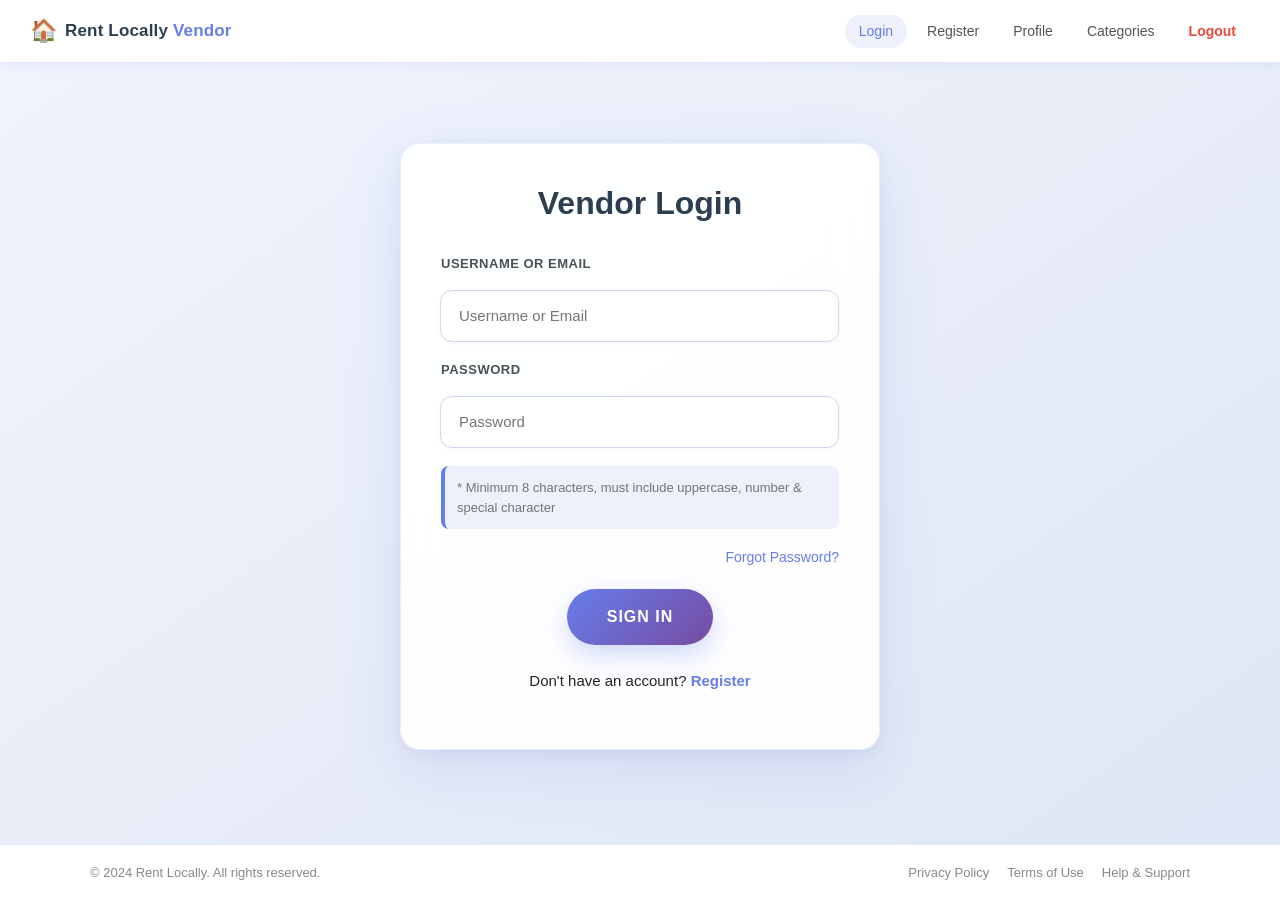
<file: ShaliniR/index.html>
<!DOCTYPE html>
<html lang="en">
<head>
  <meta charset="UTF-8">
  <meta name="viewport" content="width=device-width, initial-scale=1.0">
  <title>Vendor Login – Rent Locally</title>
  <link rel="stylesheet" href="https://cdn.jsdelivr.net/npm/bootstrap@5.3.3/dist/css/bootstrap.min.css">
  <link rel="stylesheet" href="style.css">
</head>
<body>

<header class="site-header">
  <div class="header-inner">
    <a class="header-logo" href="index.html">
      <span class="logo-icon">🏠</span>
      <span class="logo-text">Rent Locally <span class="logo-vendor">Vendor</span></span>
    </a>
    <nav class="header-nav">
      <a href="index.html" class="active">Login</a>
      <a href="register.html">Register</a>
      <a href="profile.html">Profile</a>
      <a href="categories.html">Categories</a>
      <a href="#" onclick="logout(); return false;">Logout</a>
    </nav>
    <button class="nav-toggle" onclick="toggleMobileNav()" aria-label="Menu">&#9776;</button>
  </div>
</header>

<div class="page-wrap">
<div class="container">
  <div class="form-box">
    <h2>Vendor Login</h2>

    <div class="input-group">
      <label class="input-label" for="loginUser">Username or Email</label>
      <input type="text" id="loginUser" placeholder="Username or Email" required>
    </div>

    <div class="input-group">
      <label class="input-label" for="loginPass">Password</label>
      <div class="pass-input-wrap">
        <input type="password" id="loginPass" placeholder="Password" required>
      </div>
    </div>

    <p class="password-info">
      * Minimum 8 characters, must include uppercase, number &amp; special character
    </p>

    <p class="forgot">
      <a href="reset-password.html">Forgot Password?</a>
    </p>

    <button class="main-btn" onclick="login()">Sign In</button>

    <p class="login-text">
      Don't have an account?
      <a href="register.html">Register</a>
    </p>
  </div>
</div>
</div>

<footer class="site-footer">
  <div class="footer-inner">
    <span class="footer-copy">&copy; 2024 Rent Locally. All rights reserved.</span>
    <div class="footer-links">
      <a href="#">Privacy Policy</a>
      <a href="#">Terms of Use</a>
      <a href="#">Help &amp; Support</a>
    </div>
  </div>
</footer>

<script>
  if (typeof isAuthenticated === 'function' && isAuthenticated()) {
    window.location.href = 'profile.html';
  }
  function toggleMobileNav() {
    document.querySelector('.header-nav').classList.toggle('nav-open');
  }
</script>
<script src="script.js"></script>
</body>
</html>
</file>
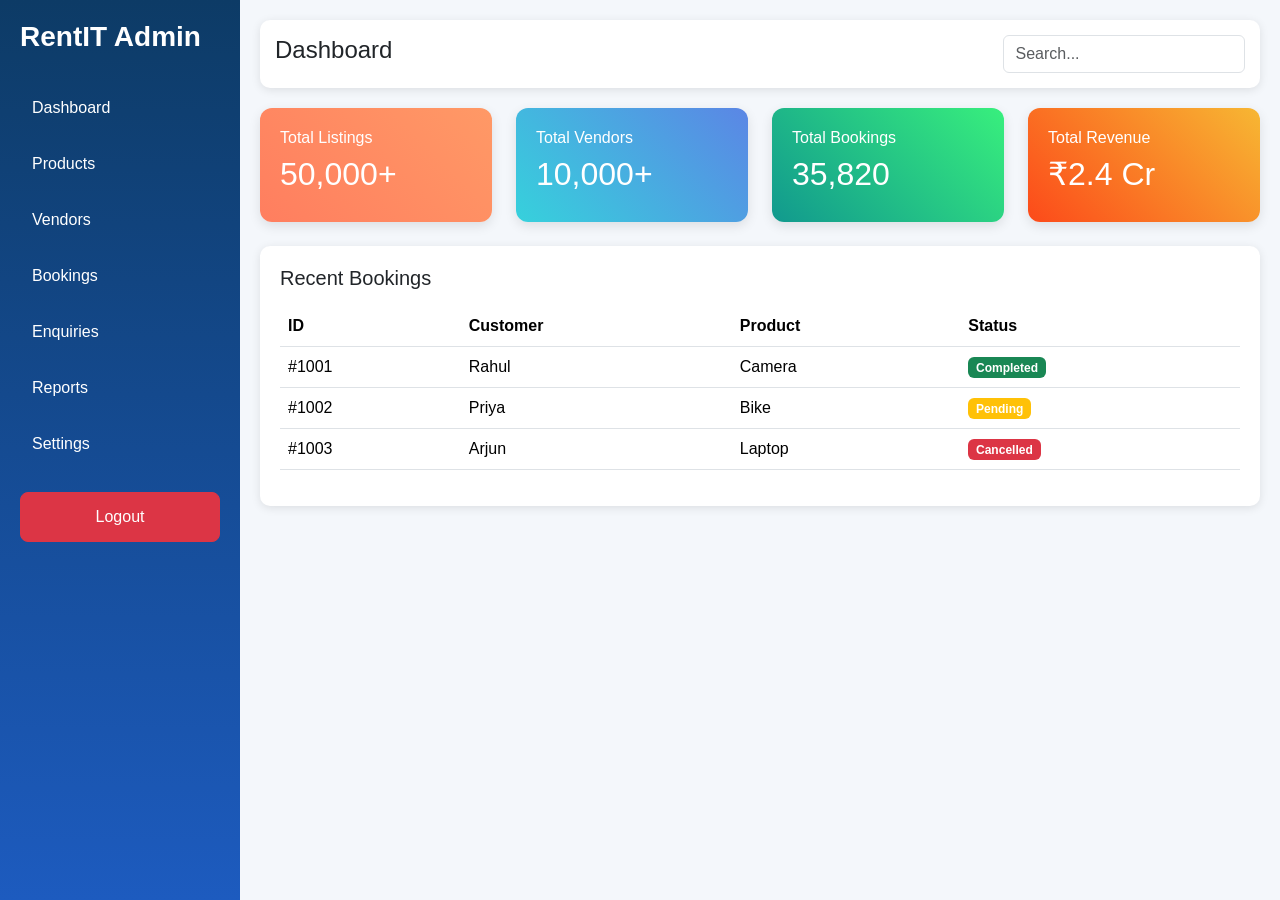
<file: Nagashree/Dashboard.html>
<!DOCTYPE html>
<html>
<head>
<title>RentIT Admin Dashboard</title>

<link href="https://cdn.jsdelivr.net/npm/bootstrap@5.3.2/dist/css/bootstrap.min.css" rel="stylesheet">

<style>

body{
margin:0;
font-family: 'Segoe UI', sans-serif;
background:#f4f7fb;
}

/* Sidebar */

.sidebar{
position:fixed;
left:0;
top:0;
width:240px;
height:100vh;
background:linear-gradient(180deg,#0d3b66,#1d5bbf);
color:white;
padding:20px;
}

.sidebar h3{
margin-bottom:30px;
font-weight:bold;
}

.sidebar a{
display:block;
color:white;
text-decoration:none;
padding:12px;
border-radius:8px;
margin-bottom:8px;
transition:0.3s;
}

.sidebar a:hover{
background:rgba(255,255,255,0.2);
}

/* Main */

.main{
margin-left:240px;
padding:20px;
}

/* Topbar */

.topbar{
background:white;
padding:15px;
border-radius:10px;
box-shadow:0 2px 10px rgba(0,0,0,0.1);
margin-bottom:20px;
}

/* Cards */

.stat-card{
border:none;
border-radius:12px;
color:white;
padding:20px;
box-shadow:0 4px 12px rgba(0,0,0,0.1);
}

.bg1{background:linear-gradient(45deg,#ff7e5f,#ff9966);}
.bg2{background:linear-gradient(45deg,#36d1dc,#5b86e5);}
.bg3{background:linear-gradient(45deg,#11998e,#38ef7d);}
.bg4{background:linear-gradient(45deg,#fc4a1a,#f7b733);}

.table-box{
background:white;
padding:20px;
border-radius:10px;
box-shadow:0 2px 10px rgba(0,0,0,0.1);
}

</style>
</head>

<body>

<!-- Sidebar -->

<div class="sidebar">

<h3>RentIT Admin</h3>

<a href="dashboard.html">Dashboard</a>
<a href="products.html">Products</a>
<a href="vendors.html">Vendors</a>
<a href="bookings.php">Bookings</a>
<a href="enquiries.html">Enquiries</a>
<a href="reports.html">Reports</a>
<a href="settings.html">Settings</a>

<a href="login.html" class="btn btn-danger mt-4 w-100">Logout</a>

</div>

<!-- Main Content -->

<div class="main">

<!-- Topbar -->

<div class="topbar d-flex justify-content-between align-items-center">

<h4>Dashboard</h4>

<input type="text" class="form-control w-25" placeholder="Search...">

</div>

<!-- Stats -->

<div class="row g-4">

<div class="col-md-3">
<div class="stat-card bg1">
<h6>Total Listings</h6>
<h2>50,000+</h2>
</div>
</div>

<div class="col-md-3">
<div class="stat-card bg2">
<h6>Total Vendors</h6>
<h2>10,000+</h2>
</div>
</div>

<div class="col-md-3">
<div class="stat-card bg3">
<h6>Total Bookings</h6>
<h2>35,820</h2>
</div>
</div>

<div class="col-md-3">
<div class="stat-card bg4">
<h6>Total Revenue</h6>
<h2>₹2.4 Cr</h2>
</div>
</div>

</div>

<br>

<!-- Recent Bookings -->

<div class="table-box">

<h5>Recent Bookings</h5>

<table class="table table-hover mt-3">

<thead>
<tr>
<th>ID</th>
<th>Customer</th>
<th>Product</th>
<th>Status</th>
</tr>
</thead>

<tbody>

<tr>
<td>#1001</td>
<td>Rahul</td>
<td>Camera</td>
<td><span class="badge bg-success">Completed</span></td>
</tr>

<tr>
<td>#1002</td>
<td>Priya</td>
<td>Bike</td>
<td><span class="badge bg-warning">Pending</span></td>
</tr>

<tr>
<td>#1003</td>
<td>Arjun</td>
<td>Laptop</td>
<td><span class="badge bg-danger">Cancelled</span></td>
</tr>

</tbody>

</table>

</div>

</div>

</body>
</html>
</file>
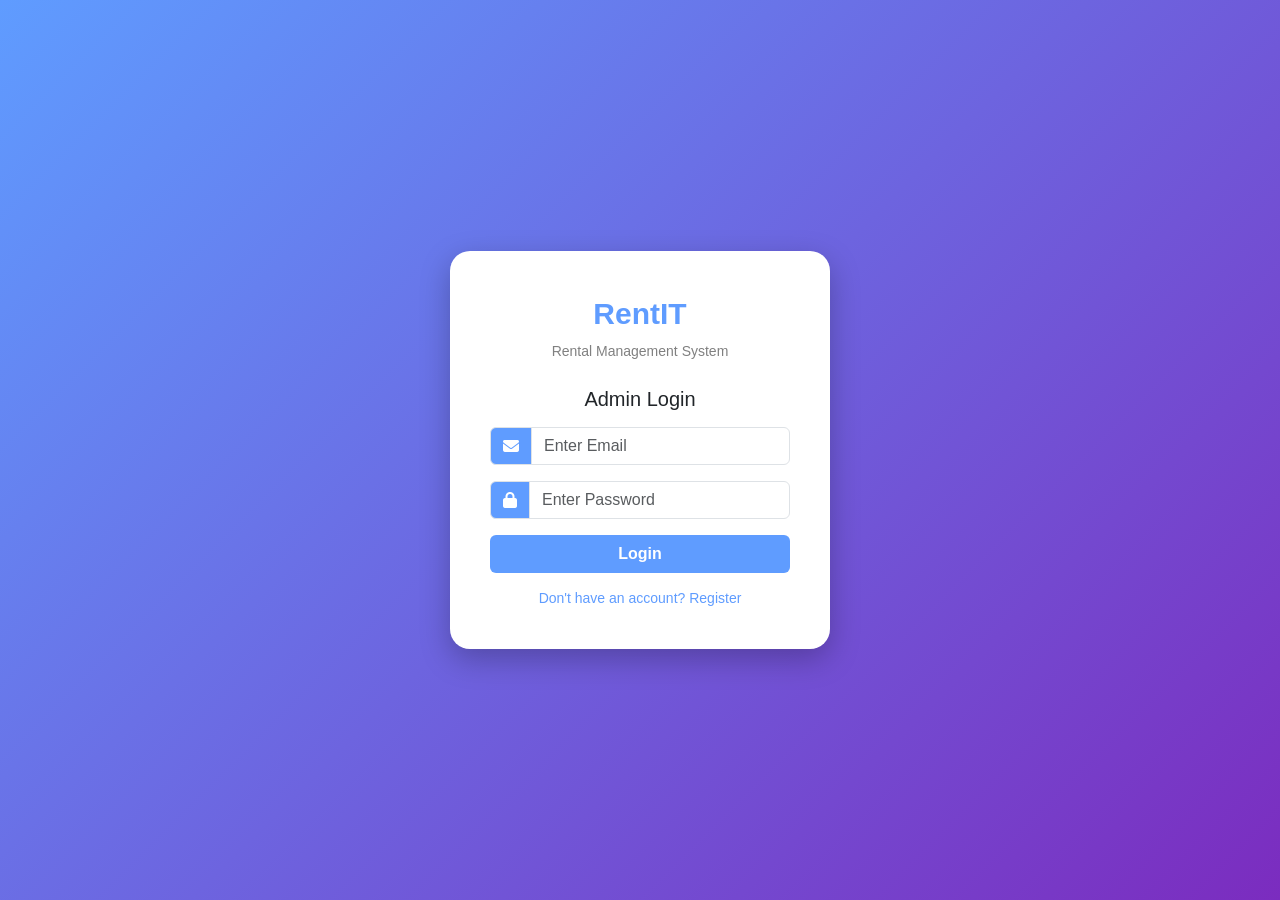
<file: Nagashree/login.html>
<!DOCTYPE html>
<html lang="en">
<head>

<meta charset="UTF-8">
<title>RentIT Admin Login</title>

<link href="https://cdn.jsdelivr.net/npm/bootstrap@5.3.2/dist/css/bootstrap.min.css" rel="stylesheet">

<link rel="stylesheet" href="https://cdnjs.cloudflare.com/ajax/libs/font-awesome/6.4.0/css/all.min.css">

<style>

body{
height:100vh;
display:flex;
justify-content:center;
align-items:center;
background:linear-gradient(135deg,#5f9cff,#7b2cbf);
font-family:Arial;
}

.login-container{
background:white;
padding:40px;
border-radius:20px;
width:380px;
box-shadow:0 10px 30px rgba(0,0,0,0.25);
}

.brand{
text-align:center;
font-size:30px;
font-weight:bold;
color:#5f9cff;
margin-bottom:5px;
}

.subtitle{
text-align:center;
font-size:14px;
color:gray;
margin-bottom:25px;
}

.btn-main{
background:#5f9cff;
color:white;
font-weight:bold;
}

.btn-main:hover{
background:#4a86e8;
color:white;
}

.switch-link{
text-align:center;
margin-top:15px;
color:#5f9cff;
cursor:pointer;
font-size:14px;
}

.input-group-text{
background:#5f9cff;
color:white;
}

</style>

</head>

<body>

<div class="login-container">

<div class="brand">RentIT</div>
<div class="subtitle">Rental Management System</div>

<!-- LOGIN FORM -->

<div id="loginForm">

<h5 class="text-center mb-3">Admin Login</h5>

<form action="dashboard.html">

<div class="mb-3 input-group">
<span class="input-group-text"><i class="fa fa-envelope"></i></span>
<input type="email" class="form-control" placeholder="Enter Email">
</div>

<div class="mb-3 input-group">
<span class="input-group-text"><i class="fa fa-lock"></i></span>
<input type="password" class="form-control" placeholder="Enter Password">
</div>

<button class="btn btn-main w-100">Login</button>

</form>

<div class="switch-link" onclick="showRegister()">
Don't have an account? Register
</div>

</div>

<!-- REGISTER FORM -->

<div id="registerForm" style="display:none;">

<h5 class="text-center mb-3">Create Account</h5>

<form>

<div class="mb-3 input-group">
<span class="input-group-text"><i class="fa fa-user"></i></span>
<input type="text" class="form-control" placeholder="Full Name">
</div>

<div class="mb-3 input-group">
<span class="input-group-text"><i class="fa fa-envelope"></i></span>
<input type="email" class="form-control" placeholder="Email">
</div>

<div class="mb-3 input-group">
<span class="input-group-text"><i class="fa fa-lock"></i></span>
<input type="password" class="form-control" placeholder="Password">
</div>

<div class="mb-3 input-group">
<span class="input-group-text"><i class="fa fa-lock"></i></span>
<input type="password" class="form-control" placeholder="Confirm Password">
</div>

<button class="btn btn-main w-100" onclick="handleRegister()">Register</button>

</form>

<div class="switch-link" onclick="showLogin()">
Already have an account? Login
</div>

</div>

</div>

<script>

function showRegister(){
document.getElementById("loginForm").style.display="none";
document.getElementById("registerForm").style.display="block";
}

function showLogin(){
document.getElementById("registerForm").style.display="none";
document.getElementById("loginForm").style.display="block";
}

function handleRegister() {
    const name = document.querySelector('#registerForm input[type="text"]').value;
    const email = document.querySelectorAll('#registerForm input[type="email"]')[0].value;
    const password = document.querySelectorAll('#registerForm input[type="password"]')[0].value;
    const confirmPassword = document.querySelectorAll('#registerForm input[type="password"]')[1].value;
    
    if(!name || !email || !password || !confirmPassword) {
        alert('Please fill in all fields!');
        return;
    }
    
    if(password !== confirmPassword) {
        alert('Passwords do not match!');
        return;
    }
    
    if(password.length < 6) {
        alert('Password must be at least 6 characters!');
        return;
    }
    
    alert('Registration successful!\n\nWelcome, ' + name + '!\nYou can now login with your credentials.');
    showLogin();
}

</script>

</body>
</html>
</file>
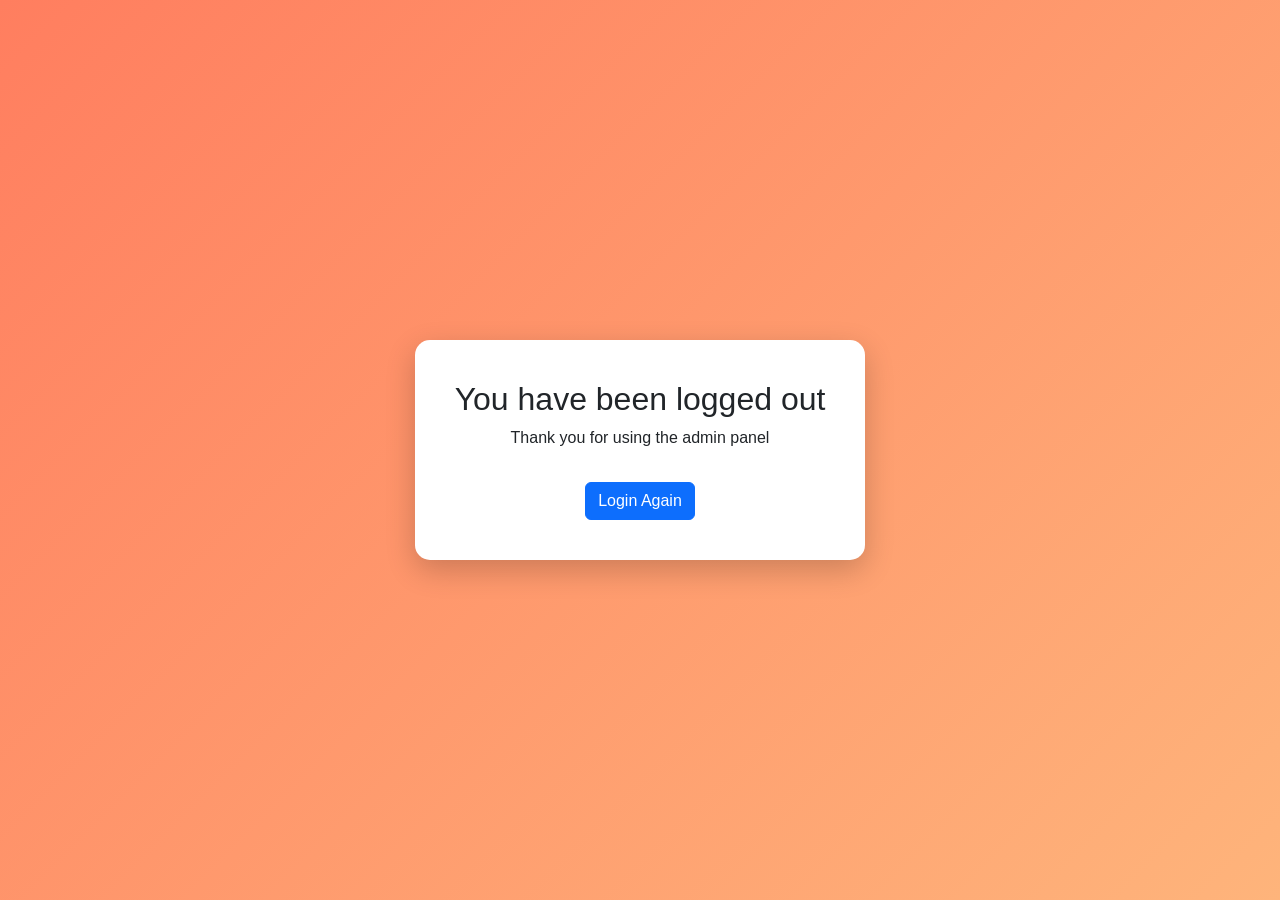
<file: Nagashree/logout.html>
<!DOCTYPE html>
<html>
<head>

<title>Logout</title>

<link href="https://cdn.jsdelivr.net/npm/bootstrap@5.3.2/dist/css/bootstrap.min.css" rel="stylesheet">

<style>

body{
height:100vh;
display:flex;
justify-content:center;
align-items:center;
background:linear-gradient(135deg,#ff7e5f,#feb47b);
font-family:Arial;
}

.logout-box{
background:white;
padding:40px;
border-radius:15px;
text-align:center;
box-shadow:0px 10px 30px rgba(0,0,0,0.2);
}

</style>

</head>

<body>

<div class="logout-box">

<h2>You have been logged out</h2>

<p>Thank you for using the admin panel</p>

<a href="login.html" class="btn btn-primary mt-3">Login Again</a>

</div>

</body>
</html>
</file>
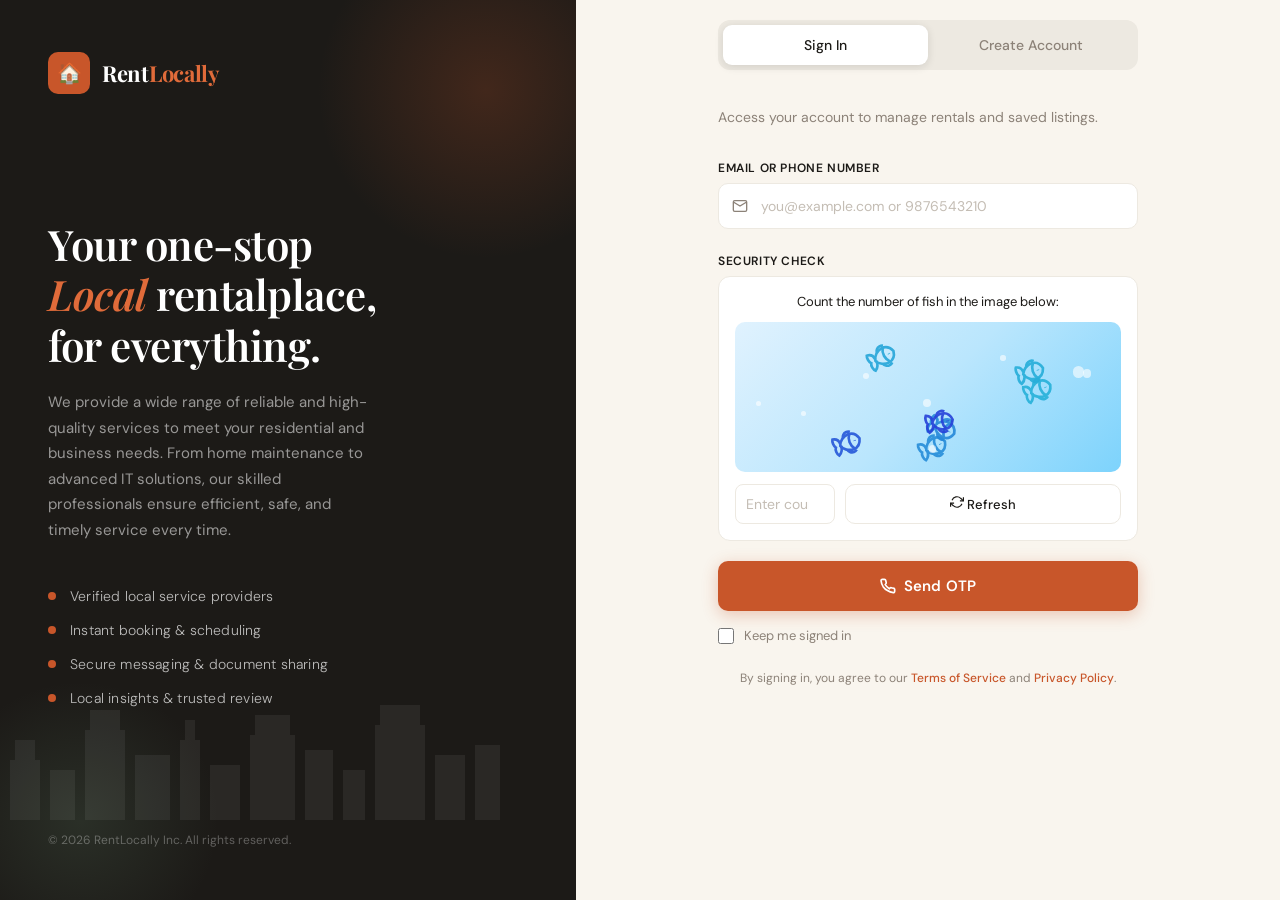
<file: Sahana/index (1) (1).html>
<!DOCTYPE html>
<html lang="en">
<head>
<meta charset="UTF-8">
<meta name="viewport" content="width=device-width, initial-scale=1.0">
<title>RentLocally — Customer Portal</title>
<link href="https://fonts.googleapis.com/css2?family=Playfair+Display:wght@400;600;700&family=DM+Sans:wght@300;400;500;600&display=swap" rel="stylesheet">

  <link rel="stylesheet" href="styles.css">
</head>
<body>

<!-- LEFT PANEL -->
<div class="left-panel">
  <div class="brand">
    <div class="brand-icon">🏠</div>
    <div class="brand-name">Rent<span>Locally</span></div>
  </div>

  <div class="left-content">
    <h1 class="left-tagline">Your one-stop<br><em>Local</em> rentalplace,<br>for everything.</h1>
    <p class="left-sub">We provide a wide range of reliable and high-quality services to meet your residential and business needs. From home maintenance to advanced IT solutions, our skilled professionals ensure efficient, safe, and timely service every time.
    <div class="feature-list">
      <div class="feature-item">
        <div class="feature-dot"></div>
        <span class="feature-text">Verified local service providers</span>
      </div>
      <div class="feature-item">
        <div class="feature-dot"></div>
        <span class="feature-text">Instant booking & scheduling</span>
      </div>
      <div class="feature-item">
        <div class="feature-dot"></div>
        <span class="feature-text">Secure messaging & document sharing</span>
      </div>
      <div class="feature-item">
        <div class="feature-dot"></div>
        <span class="feature-text">Local insights & trusted review</span>
      </div>
    </div>
  </div>

  <!-- Decorative SVG skyline -->
  <svg class="skyline" viewBox="0 0 500 120" fill="none" xmlns="http://www.w3.org/2000/svg">
    <rect x="10" y="60" width="30" height="60" fill="white"/>
    <rect x="15" y="40" width="20" height="60" fill="white"/>
    <rect x="50" y="70" width="25" height="50" fill="white"/>
    <rect x="85" y="30" width="40" height="90" fill="white"/>
    <rect x="90" y="10" width="30" height="90" fill="white"/>
    <rect x="135" y="55" width="35" height="65" fill="white"/>
    <rect x="180" y="40" width="20" height="80" fill="white"/>
    <rect x="185" y="20" width="10" height="80" fill="white"/>
    <rect x="210" y="65" width="30" height="55" fill="white"/>
    <rect x="250" y="35" width="45" height="85" fill="white"/>
    <rect x="255" y="15" width="35" height="85" fill="white"/>
    <rect x="305" y="50" width="28" height="70" fill="white"/>
    <rect x="343" y="70" width="22" height="50" fill="white"/>
    <rect x="375" y="25" width="50" height="95" fill="white"/>
    <rect x="380" y="5" width="40" height="95" fill="white"/>
    <rect x="435" y="55" width="30" height="65" fill="white"/>
    <rect x="475" y="45" width="25" height="75" fill="white"/>
  </svg>

  <div class="left-footer">© 2026 RentLocally Inc. All rights reserved.</div>
</div>

<!-- RIGHT PANEL -->
<div class="right-panel">
  <div class="auth-card">

    <!-- TABS -->
    <div class="tab-bar">
      <button class="tab-btn active" onclick="switchTab('login')">Sign In</button>
      <button class="tab-btn" onclick="switchTab('register')">Create Account</button>
    </div>

    <!-- LOGIN FORM -->
    <div class="form-panel active" id="login-panel">
      <p class="form-subtitle">Access your account to manage rentals and saved listings.</p>

      <div class="field-group">
        <div class="field">
          <label>Email or Phone Number</label>
          <div class="input-wrap">
            <svg xmlns="http://www.w3.org/2000/svg" viewBox="0 0 24 24" fill="none" stroke="currentColor" stroke-width="2"><path d="M4 4h16c1.1 0 2 .9 2 2v12c0 1.1-.9 2-2 2H4c-1.1 0-2-.9-2-2V6c0-1.1.9-2 2-2z"/><polyline points="22,6 12,12 2,6"/></svg>
            <input type="text" id="login-email" placeholder="you@example.com or 9876543210" autocomplete="email" oninput="validateLoginInput()">
          </div>
          <p class="error-message" id="login-error" style="color:#f44336;font-size:12px;margin-top:6px;display:none;">Please enter a valid email or 10-digit phone number</p>
        </div>
      </div>

      <!-- Fish Counting CAPTCHA -->
      <div class="field" id="captcha-section" style="margin-bottom:20px;">
        <label>Security Check</label>
        <div style="background:var(--white); border:1.5px solid var(--light-gray); border-radius:12px; padding:16px; text-align:center;">
          <p style="font-size:13px; color:var(--ink); margin-bottom:12px;">Count the number of fish in the image below:</p>
          <div id="captcha-image" style="width:100%; height:150px; background:linear-gradient(135deg, #e0f2fe 0%, #bae6fd 50%, #7dd3fc 100%); border-radius:10px; display:flex; align-items:center; justify-content:center; flex-wrap:wrap; gap:8px; padding:10px; position:relative; overflow:hidden;">
          </div>
          <div style="display:flex; gap:10px; margin-top:12px; align-items:center; justify-content:center;">
            <input type="number" id="captcha-answer" placeholder="Enter count" min="0" max="20" style="width:100px; padding:10px; border:1.5px solid var(--light-gray); border-radius:8px; font-size:14px; text-align:center;">
            <button type="button" class="btn-secondary" style="padding:10px 16px; font-size:13px;" onclick="generateCaptcha()">
              <svg xmlns="http://www.w3.org/2000/svg" width="14" height="14" viewBox="0 0 24 24" fill="none" stroke="currentColor" stroke-width="2"><path d="M23 4v6h-6"/><path d="M1 20v-6h6"/><path d="M3.51 9a9 9 0 0 1 14.85-3.36L23 10M1 14l4.64 4.36A9 9 0 0 0 20.49 15"/></svg>
              Refresh
            </button>
          </div>
          <p id="captcha-error" style="color:#f44336; font-size:12px; margin-top:8px; display:none;">Incorrect count. Please try again.</p>
          <p id="captcha-success" style="color:var(--sage); font-size:12px; margin-top:8px; display:none;">✓ Verified!</p>
        </div>
      </div>

      <button class="btn-primary" id="send-otp-btn" onclick="if(validateCaptcha()) sendLoginOTP()" style="margin-bottom:16px;">
        <svg xmlns="http://www.w3.org/2000/svg" width="16" height="16" viewBox="0 0 24 24" fill="none" stroke="currentColor" stroke-width="2.5"><path d="M22 16.92v3a2 2 0 0 1-2.18 2 19.79 19.79 0 0 1-8.63-3.07A19.5 19.5 0 0 1 4.69 13 19.79 19.79 0 0 1 1.61 4.44 2 2 0 0 1 3.58 2h3a2 2 0 0 1 2 1.72c.127.96.361 1.903.7 2.81a2 2 0 0 1-.45 2.11L7.91 9.91a16 16 0 0 0 6.08 6.08l.92-.92a2 2 0 0 1 2.11-.45c.907.339 1.85.573 2.81.7A2 2 0 0 1 22 16.92z"/></svg>
        Send OTP
      </button>

      <div id="otp-section" style="display:none; margin-bottom:24px;">
        <div style="text-align:center; margin-bottom:16px;">
          <p style="font-size:14px; color:var(--ink); margin-bottom:8px;">Enter the 6-digit OTP sent to</p>
          <p id="otp-sent-to" style="font-size:14px; color:var(--rust); font-weight:600;"></p>
        </div>

        <div style="display:flex; gap:10px; justify-content:center; margin-bottom:16px;">
          <input type="tel" class="otp-input" maxlength="1" id="otp1" inputmode="numeric" pattern="[0-9]*" autocomplete="one-time-code" oninput="handleOTPInput(this, 1)" onkeydown="handleOTPKeydown(event, 1)" onbeforeinput="handleOTPBeforeInput(event)" style="width:50px; height:60px; text-align:center; font-size:24px; font-weight:600; border:2px solid var(--light-gray); border-radius:10px; outline:none; background:var(--white); color:var(--ink); caret-color:var(--rust);">
          <input type="tel" class="otp-input" maxlength="1" id="otp2" inputmode="numeric" pattern="[0-9]*" autocomplete="one-time-code" oninput="handleOTPInput(this, 2)" onkeydown="handleOTPKeydown(event, 2)" onbeforeinput="handleOTPBeforeInput(event)" style="width:50px; height:60px; text-align:center; font-size:24px; font-weight:600; border:2px solid var(--light-gray); border-radius:10px; outline:none; background:var(--white); color:var(--ink); caret-color:var(--rust);">
          <input type="tel" class="otp-input" maxlength="1" id="otp3" inputmode="numeric" pattern="[0-9]*" autocomplete="one-time-code" oninput="handleOTPInput(this, 3)" onkeydown="handleOTPKeydown(event, 3)" onbeforeinput="handleOTPBeforeInput(event)" style="width:50px; height:60px; text-align:center; font-size:24px; font-weight:600; border:2px solid var(--light-gray); border-radius:10px; outline:none; background:var(--white); color:var(--ink); caret-color:var(--rust);">
          <input type="tel" class="otp-input" maxlength="1" id="otp4" inputmode="numeric" pattern="[0-9]*" autocomplete="one-time-code" oninput="handleOTPInput(this, 4)" onkeydown="handleOTPKeydown(event, 4)" onbeforeinput="handleOTPBeforeInput(event)" style="width:50px; height:60px; text-align:center; font-size:24px; font-weight:600; border:2px solid var(--light-gray); border-radius:10px; outline:none; background:var(--white); color:var(--ink); caret-color:var(--rust);">
          <input type="tel" class="otp-input" maxlength="1" id="otp5" inputmode="numeric" pattern="[0-9]*" autocomplete="one-time-code" oninput="handleOTPInput(this, 5)" onkeydown="handleOTPKeydown(event, 5)" onbeforeinput="handleOTPBeforeInput(event)" style="width:50px; height:60px; text-align:center; font-size:24px; font-weight:600; border:2px solid var(--light-gray); border-radius:10px; outline:none; background:var(--white); color:var(--ink); caret-color:var(--rust);">
          <input type="tel" class="otp-input" maxlength="1" id="otp6" inputmode="numeric" pattern="[0-9]*" autocomplete="one-time-code" oninput="handleOTPInput(this, 6)" onkeydown="handleOTPKeydown(event, 6)" onbeforeinput="handleOTPBeforeInput(event)" style="width:50px; height:60px; text-align:center; font-size:24px; font-weight:600; border:2px solid var(--light-gray); border-radius:10px; outline:none; background:var(--white); color:var(--ink); caret-color:var(--rust);">
        </div>

        <p id="otp-error" style="color:#f44336; font-size:12px; text-align:center; margin-bottom:12px; display:none;">Invalid OTP. Please try again.</p>

        <div style="text-align:center; margin-bottom:16px;">
          <p id="otp-timer" style="font-size:13px; color:var(--warm-gray);"></p>
        </div>

        <button class="btn-primary" onclick="verifyLoginOTP()">
          <svg xmlns="http://www.w3.org/2000/svg" width="16" height="16" viewBox="0 0 24 24" fill="none" stroke="currentColor" stroke-width="2.5"><path d="M22 11.08V12a10 10 0 1 1-5.93-9.14"/><polyline points="22 4 12 14.01 9 11.01"/></svg>
          Verify OTP
        </button>

        <div style="text-align:center; margin-top:12px;">
          <a href="#" onclick="resendLoginOTP(); return false;" style="color:var(--rust); font-size:13px; text-decoration:none; font-weight:500;">Resend OTP</a>
        </div>
      </div>

      <div class="check-row" style="margin-bottom:24px; margin-top:14px;">
        <input type="checkbox" id="remember">
        <label for="remember">Keep me signed in</label>
      </div>

      <p class="terms-text">
        By signing in, you agree to our <a href="#">Terms of Service</a> and <a href="#">Privacy Policy</a>.
      </p>
    </div>

    <!-- REGISTER FORM — multi-step -->
    <div class="form-panel" id="register-panel">

      <!-- STEP 1: Account Details -->
      <div id="reg-step-1">
        <h2 class="form-title">Create account</h2>
        <p class="form-subtitle">Step 1 of 3 — Your basic details.</p>

        <!-- Stepper -->
        <div class="stepper">
          <div class="step active" id="s1"><div class="step-circle">1</div><div class="step-label">Account</div></div>
          <div class="step" id="s2"><div class="step-circle">2</div><div class="step-label">Documents</div></div>
          <div class="step" id="s3"><div class="step-circle">3</div><div class="step-label">Review</div></div>
        </div>

        <div class="field-group">
<div class="field">
  <label>Profile Photo</label>
  <div class="doc-upload-card" id="card-profile">
    <input type="file" id="profile-input" accept="image/jpeg,image/png,image/jpg" onchange="markUploaded('card-profile','status-profile',this); previewProfilePhoto(this);">
    <div class="doc-icon">👤</div>
    <div class="doc-info">
      <div class="doc-name">Profile Photo</div>
      <div class="doc-hint">Recent photo · Max 2MB · JPG/PNG</div>
    </div>
    <div class="doc-status" id="status-profile">
      <svg width="14" height="14" viewBox="0 0 24 24" fill="none" stroke="currentColor" stroke-width="2">
        <path d="M21 15v4a2 2 0 0 1-2 2H5a2 2 0 0 1-2-2v-4"/>
        <polyline points="17 8 12 3 7 8"/>
        <line x1="12" y1="3" x2="12" y2="15"/>
      </svg>
      Upload
    </div>
    <div id="profile-preview" class="profile-preview" style="position:absolute;top:8px;right:8px;width:48px;height:48px;border-radius:50%;background:var(--light-gray);overflow:hidden;display:none;border:2px solid var(--white);box-shadow:0 2px 8px var(--shadow);">
    </div>
  </div>
</div>
          <div class="field-row">
            <div class="field">
              <label>First Name</label>
              <div class="input-wrap">
                <svg xmlns="http://www.w3.org/2000/svg" viewBox="0 0 24 24" fill="none" stroke="currentColor" stroke-width="2"><path d="M20 21v-2a4 4 0 0 0-4-4H8a4 4 0 0 0-4 4v2"/><circle cx="12" cy="7" r="4"/></svg>
                <input type="text" id="r-fname" placeholder="Aarav" autocomplete="given-name">
              </div>
            </div>
            <div class="field">
              <label>Last Name</label>
              <div class="input-wrap">
                <svg xmlns="http://www.w3.org/2000/svg" viewBox="0 0 24 24" fill="none" stroke="currentColor" stroke-width="2"><path d="M20 21v-2a4 4 0 0 0-4-4H8a4 4 0 0 0-4 4v2"/><circle cx="12" cy="7" r="4"/></svg>
                <input type="text" id="r-lname" placeholder="Sharma" autocomplete="family-name">
              </div>
            </div>
          </div>
          <div class="field">
            <label>Email Address</label>
            <div class="input-wrap">
              <svg xmlns="http://www.w3.org/2000/svg" viewBox="0 0 24 24" fill="none" stroke="currentColor" stroke-width="2"><path d="M4 4h16c1.1 0 2 .9 2 2v12c0 1.1-.9 2-2 2H4c-1.1 0-2-.9-2-2V6c0-1.1.9-2 2-2z"/><polyline points="22,6 12,12 2,6"/></svg>
              <input type="email" id="r-email" placeholder="you@example.com" autocomplete="email" oninput="validateRegisterEmail()">
            </div>
            <p class="error-message" id="r-email-error" style="color:#f44336;font-size:12px;margin-top:6px;display:none;">Please enter a valid email address</p>
            <button type="button" class="btn-secondary" style="margin-top:8px; padding:10px 16px; font-size:13px;" onclick="sendEmailOTP()" id="send-email-otp-btn">
              <svg xmlns="http://www.w3.org/2000/svg" width="14" height="14" viewBox="0 0 24 24" fill="none" stroke="currentColor" stroke-width="2"><path d="M4 4h16c1.1 0 2 .9 2 2v12c0 1.1-.9 2-2 2H4c-1.1 0-2-.9-2-2V6c0-1.1.9-2 2-2z"/><polyline points="22,6 12,12 2,6"/></svg>
              Send Email OTP
            </button>
          </div>
          <div class="field">
            <label>Phone Number</label>
            <div class="input-wrap">
              <svg xmlns="http://www.w3.org/2000/svg" viewBox="0 0 24 24" fill="none" stroke="currentColor" stroke-width="2"><path d="M22 16.92v3a2 2 0 0 1-2.18 2 19.79 19.79 0 0 1-8.63-3.07A19.5 19.5 0 0 1 4.69 13 19.79 19.79 0 0 1 1.61 4.44 2 2 0 0 1 3.58 2h3a2 2 0 0 1 2 1.72c.127.96.361 1.903.7 2.81a2 2 0 0 1-.45 2.11L7.91 9.91a16 16 0 0 0 6.08 6.08l.92-.92a2 2 0 0 1 2.11-.45c.907.339 1.85.573 2.81.7A2 2 0 0 1 22 16.92z"/></svg>
              <input type="tel" id="r-phone" placeholder="+91 98765 43210" autocomplete="tel" oninput="validateRegisterPhone()">
            </div>
            <p class="error-message" id="r-phone-error" style="color:#f44336;font-size:12px;margin-top:6px;display:none;">Please enter a valid 10-digit phone number</p>
            <button type="button" class="btn-secondary" style="margin-top:8px; padding:10px 16px; font-size:13px;" onclick="sendPhoneOTP()" id="send-phone-otp-btn">
              <svg xmlns="http://www.w3.org/2000/svg" width="14" height="14" viewBox="0 0 24 24" fill="none" stroke="currentColor" stroke-width="2"><path d="M22 16.92v3a2 2 0 0 1-2.18 2 19.79 19.79 0 0 1-8.63-3.07A19.5 19.5 0 0 1 4.69 13 19.79 19.79 0 0 1 1.61 4.44 2 2 0 0 1 3.58 2h3a2 2 0 0 1 2 1.72c.127.96.361 1.903.7 2.81a2 2 0 0 1-.45 2.11L7.91 9.91a16 16 0 0 0 6.08 6.08l.92-.92a2 2 0 0 1 2.11-.45c.907.339 1.85.573 2.81.7A2 2 0 0 1 22 16.92z"/></svg>
              Send Phone OTP
            </button>
          </div>
          
          <!-- Email OTP Verification -->
          <div class="field" id="email-otp-section" style="display:none;">
            <label>Email Verification</label>
            <div style="display:flex; gap:8px; margin-bottom:10px; justify-content:space-between;">
              <input type="tel" class="otp-input" maxlength="1" id="email-otp1" inputmode="numeric" pattern="[0-9]*" autocomplete="one-time-code" oninput="handleEmailOTPInput(this, 1)" onkeydown="handleEmailOTPKeydown(event, 1)" onbeforeinput="handleOTPBeforeInput(event)" style="flex:1; min-width:0; height:50px; text-align:center; font-size:20px; font-weight:600; border:2px solid var(--light-gray); border-radius:10px; outline:none; background:var(--white); color:var(--ink); caret-color:var(--rust);">
              <input type="tel" class="otp-input" maxlength="1" id="email-otp2" inputmode="numeric" pattern="[0-9]*" autocomplete="one-time-code" oninput="handleEmailOTPInput(this, 2)" onkeydown="handleEmailOTPKeydown(event, 2)" onbeforeinput="handleOTPBeforeInput(event)" style="flex:1; min-width:0; height:50px; text-align:center; font-size:20px; font-weight:600; border:2px solid var(--light-gray); border-radius:10px; outline:none; background:var(--white); color:var(--ink); caret-color:var(--rust);">
              <input type="tel" class="otp-input" maxlength="1" id="email-otp3" inputmode="numeric" pattern="[0-9]*" autocomplete="one-time-code" oninput="handleEmailOTPInput(this, 3)" onkeydown="handleEmailOTPKeydown(event, 3)" onbeforeinput="handleOTPBeforeInput(event)" style="flex:1; min-width:0; height:50px; text-align:center; font-size:20px; font-weight:600; border:2px solid var(--light-gray); border-radius:10px; outline:none; background:var(--white); color:var(--ink); caret-color:var(--rust);">
              <input type="tel" class="otp-input" maxlength="1" id="email-otp4" inputmode="numeric" pattern="[0-9]*" autocomplete="one-time-code" oninput="handleEmailOTPInput(this, 4)" onkeydown="handleEmailOTPKeydown(event, 4)" onbeforeinput="handleOTPBeforeInput(event)" style="flex:1; min-width:0; height:50px; text-align:center; font-size:20px; font-weight:600; border:2px solid var(--light-gray); border-radius:10px; outline:none; background:var(--white); color:var(--ink); caret-color:var(--rust);">
              <input type="tel" class="otp-input" maxlength="1" id="email-otp5" inputmode="numeric" pattern="[0-9]*" autocomplete="one-time-code" oninput="handleEmailOTPInput(this, 5)" onkeydown="handleEmailOTPKeydown(event, 5)" onbeforeinput="handleOTPBeforeInput(event)" style="flex:1; min-width:0; height:50px; text-align:center; font-size:20px; font-weight:600; border:2px solid var(--light-gray); border-radius:10px; outline:none; background:var(--white); color:var(--ink); caret-color:var(--rust);">
              <input type="tel" class="otp-input" maxlength="1" id="email-otp6" inputmode="numeric" pattern="[0-9]*" autocomplete="one-time-code" oninput="handleEmailOTPInput(this, 6)" onkeydown="handleEmailOTPKeydown(event, 6)" onbeforeinput="handleOTPBeforeInput(event)" style="flex:1; min-width:0; height:50px; text-align:center; font-size:20px; font-weight:600; border:2px solid var(--light-gray); border-radius:10px; outline:none; background:var(--white); color:var(--ink); caret-color:var(--rust);">
            </div>
            <p id="email-otp-error" style="color:#f44336; font-size:12px; margin-bottom:8px; display:none;">Invalid OTP. Please try again.</p>
            <p id="email-otp-timer" style="font-size:12px; color:var(--warm-gray); margin-bottom:8px;"></p>
            <div style="display:flex; gap:10px;">
              <button type="button" class="btn-secondary" style="flex:1; padding:10px;" onclick="verifyEmailOTP()">Verify Email OTP</button>
              <a href="#" onclick="resendEmailOTP(); return false;" style="color:var(--rust); font-size:12px; text-decoration:none; font-weight:500; padding:10px;">Resend</a>
            </div>
          </div>
          
          <!-- Phone OTP Verification -->
          <div class="field" id="phone-otp-section" style="display:none;">
            <label>Phone Verification</label>
            <div style="display:flex; gap:8px; margin-bottom:10px; justify-content:space-between;">
              <input type="tel" class="otp-input" maxlength="1" id="phone-otp1" inputmode="numeric" pattern="[0-9]*" autocomplete="one-time-code" oninput="handlePhoneOTPInput(this, 1)" onkeydown="handlePhoneOTPKeydown(event, 1)" onbeforeinput="handleOTPBeforeInput(event)" style="flex:1; min-width:0; height:50px; text-align:center; font-size:20px; font-weight:600; border:2px solid var(--light-gray); border-radius:10px; outline:none; background:var(--white); color:var(--ink); caret-color:var(--rust);">
              <input type="tel" class="otp-input" maxlength="1" id="phone-otp2" inputmode="numeric" pattern="[0-9]*" autocomplete="one-time-code" oninput="handlePhoneOTPInput(this, 2)" onkeydown="handlePhoneOTPKeydown(event, 2)" onbeforeinput="handleOTPBeforeInput(event)" style="flex:1; min-width:0; height:50px; text-align:center; font-size:20px; font-weight:600; border:2px solid var(--light-gray); border-radius:10px; outline:none; background:var(--white); color:var(--ink); caret-color:var(--rust);">
              <input type="tel" class="otp-input" maxlength="1" id="phone-otp3" inputmode="numeric" pattern="[0-9]*" autocomplete="one-time-code" oninput="handlePhoneOTPInput(this, 3)" onkeydown="handlePhoneOTPKeydown(event, 3)" onbeforeinput="handleOTPBeforeInput(event)" style="flex:1; min-width:0; height:50px; text-align:center; font-size:20px; font-weight:600; border:2px solid var(--light-gray); border-radius:10px; outline:none; background:var(--white); color:var(--ink); caret-color:var(--rust);">
              <input type="tel" class="otp-input" maxlength="1" id="phone-otp4" inputmode="numeric" pattern="[0-9]*" autocomplete="one-time-code" oninput="handlePhoneOTPInput(this, 4)" onkeydown="handlePhoneOTPKeydown(event, 4)" onbeforeinput="handleOTPBeforeInput(event)" style="flex:1; min-width:0; height:50px; text-align:center; font-size:20px; font-weight:600; border:2px solid var(--light-gray); border-radius:10px; outline:none; background:var(--white); color:var(--ink); caret-color:var(--rust);">
              <input type="tel" class="otp-input" maxlength="1" id="phone-otp5" inputmode="numeric" pattern="[0-9]*" autocomplete="one-time-code" oninput="handlePhoneOTPInput(this, 5)" onkeydown="handlePhoneOTPKeydown(event, 5)" onbeforeinput="handleOTPBeforeInput(event)" style="flex:1; min-width:0; height:50px; text-align:center; font-size:20px; font-weight:600; border:2px solid var(--light-gray); border-radius:10px; outline:none; background:var(--white); color:var(--ink); caret-color:var(--rust);">
              <input type="tel" class="otp-input" maxlength="1" id="phone-otp6" inputmode="numeric" pattern="[0-9]*" autocomplete="one-time-code" oninput="handlePhoneOTPInput(this, 6)" onkeydown="handlePhoneOTPKeydown(event, 6)" onbeforeinput="handleOTPBeforeInput(event)" style="flex:1; min-width:0; height:50px; text-align:center; font-size:20px; font-weight:600; border:2px solid var(--light-gray); border-radius:10px; outline:none; background:var(--white); color:var(--ink); caret-color:var(--rust);">
            </div>
            <p id="phone-otp-error" style="color:#f44336; font-size:12px; margin-bottom:8px; display:none;">Invalid OTP. Please try again.</p>
            <p id="phone-otp-timer" style="font-size:12px; color:var(--warm-gray); margin-bottom:8px;"></p>
            <div style="display:flex; gap:10px;">
              <button type="button" class="btn-secondary" style="flex:1; padding:10px;" onclick="verifyPhoneOTP()">Verify Phone OTP</button>
              <a href="#" onclick="resendPhoneOTP(); return false;" style="color:var(--rust); font-size:12px; text-decoration:none; font-weight:500; padding:10px;">Resend</a>
            </div>
          </div>
          
          <!-- Live GPS Location -->
          <div class="field" id="live-gps-section">
            <label style="font-size:12px;">📍 Live Location <span id="gps-status" style="font-size:11px;color:var(--warm-gray);">Detecting...</span></label>
            <div style="background:var(--white);border:1.5px solid var(--light-gray);border-radius:12px;padding:16px;position:relative;">
              <div id="gps-loading" style="display:flex;align-items:center;gap:8px;color:var(--sage);font-size:13px;">
                <div style="width:16px;height:16px;border:2px solid var(--light-gray);border-top:2px solid var(--sage);border-radius:50%;animation:spin 1s linear infinite;"></div>
                Getting your current location...
              </div>
              <div id="gps-display" style="display:none;">
                <div style="font-size:14px;font-weight:600;color:var(--ink);margin-bottom:6px;" id="gps-address"></div>
                <div style="font-size:12px;color:var(--warm-gray);font-family:monospace;letter-spacing:0.3px;" id="gps-coords"></div>
                <div id="gps-updated" style="font-size:11px;color:var(--sage);margin-top:8px;">Updated just now</div>
              </div>
              <div id="gps-error" style="display:none;color:#f44336;font-size:12px;padding:8px 0;"></div>
            </div>
          </div>
          
          <div class="field">
            <label>Permanent Address</label>
            <div class="field-row" style="margin-bottom:10px;">
              <div class="field">
                <label style="font-size:11px; text-transform:none; letter-spacing:0;">House/Flat No.</label>
                <div class="input-wrap">
                  <input type="text" id="r-perm-house" placeholder="123, ABC Apartments">
                </div>
              </div>
              <div class="field">
                <label style="font-size:11px; text-transform:none; letter-spacing:0;">Area/Locality</label>
                <div class="input-wrap">
                  <input type="text" id="r-perm-area" placeholder="Koramangala">
                </div>
              </div>
            </div>
            <div class="field-row" style="margin-bottom:10px;">
              <div class="field">
                <label style="font-size:11px; text-transform:none; letter-spacing:0;">City</label>
                <div class="input-wrap">
                  <input type="text" id="r-perm-city" placeholder="Bengaluru">
                </div>
              </div>
              <div class="field">
                <label style="font-size:11px; text-transform:none; letter-spacing:0;">District</label>
                <div class="input-wrap">
                  <input type="text" id="r-perm-district" placeholder="Bengaluru Urban">
                </div>
              </div>
            </div>
            <div class="field-row">
              <div class="field">
                <label style="font-size:11px; text-transform:none; letter-spacing:0;">State</label>
                <div class="input-wrap">
                  <input type="text" id="r-perm-state" placeholder="Karnataka">
                </div>
              </div>
              <div class="field">
                <label style="font-size:11px; text-transform:none; letter-spacing:0;">Pincode</label>
                <div class="input-wrap">
                  <input type="text" id="r-perm-pincode" placeholder="560034" maxlength="6">
                </div>
              </div>
            </div>
            </div>
            
            <!-- Country Selection -->
            <div class="field">
              <label>Country</label>
              <div class="input-wrap">
                <svg xmlns="http://www.w3.org/2000/svg" viewBox="0 0 24 24" fill="none" stroke="currentColor" stroke-width="2">
                  <path d="M3 21v-8m0 0V7a2 2 0 0 1 2-2h14a2 2 0 0 1 2 2v6m-11 3v4m0 0h6m-6 0h6"/>
                </svg>
                <select id="r-country" onchange="toggleCountryPassport();">

                  <option value="India">India 🇮🇳</option>
                  <option value="USA">United States 🇺🇸</option>
                  <option value="United Kingdom">United Kingdom 🇬🇧</option>
                  <option value="Canada">Canada 🇨🇦</option>
                  <option value="Australia">Australia 🇦🇺</option>
                  <option value="UAE">UAE 🇦🇪</option>
                  <option value="Singapore">Singapore 🇸🇬</option>
                  <option value="Germany">Germany 🇩🇪</option>
                  <option value="France">France 🇫🇷</option>
                  <option value="Netherlands">Netherlands 🇳🇱</option>
                  <optgroup label="Others">
                    <option value="Other">Other Countries</option>
                  </optgroup>
                </select>
              </div>
            </div>
            
            <div class="field">
              <label>Temporary Address</label>
            <div class="field-row" style="margin-bottom:10px;">
              <div class="field">
                <label style="font-size:11px; text-transform:none; letter-spacing:0;">House/Flat No.</label>
                <div class="input-wrap">
                  <input type="text" id="r-temp-house" placeholder="456, XYZ Residency">
                </div>
              </div>
              <div class="field">
                <label style="font-size:11px; text-transform:none; letter-spacing:0;">Area/Locality</label>
                <div class="input-wrap">
                  <input type="text" id="r-temp-area" placeholder="Indiranagar">
                </div>
              </div>
            </div>
            <div class="field-row" style="margin-bottom:10px;">
              <div class="field">
                <label style="font-size:11px; text-transform:none; letter-spacing:0;">City</label>
                <div class="input-wrap">
                  <input type="text" id="r-temp-city" placeholder="Bengaluru">
                </div>
              </div>
              <div class="field">
                <label style="font-size:11px; text-transform:none; letter-spacing:0;">District</label>
                <div class="input-wrap">
                  <input type="text" id="r-temp-district" placeholder="Bengaluru Urban">
                </div>
              </div>
            </div>
            <div class="field-row">
              <div class="field">
                <label style="font-size:11px; text-transform:none; letter-spacing:0;">State</label>
                <div class="input-wrap">
                  <input type="text" id="r-temp-state" placeholder="Karnataka">
                </div>
              </div>
              <div class="field">
                <label style="font-size:11px; text-transform:none; letter-spacing:0;">Pincode</label>
                <div class="input-wrap">
                  <input type="text" id="r-temp-pincode" placeholder="560038" maxlength="6">
                </div>
              </div>
            </div>
          </div>
        </div>

        <button class="btn-primary" onclick="if(validateStep1()) goStep(2)" style="margin-top:8px;">
          Continue to Documents
          <svg xmlns="http://www.w3.org/2000/svg" width="16" height="16" viewBox="0 0 24 24" fill="none" stroke="currentColor" stroke-width="2.5"><line x1="5" y1="12" x2="19" y2="12"/><polyline points="12 5 19 12 12 19"/></svg>
        </button>
      </div>

      <!-- STEP 2: Document Upload -->
      <div id="reg-step-2" style="display:none;">
        <h2 class="form-title">Secure your rental</h2>
        <p class="form-subtitle">Upload key documents to build trust with landlords. You can skip optional ones later.</p>

        <div class="stepper">
          <div class="step done"><div class="step-circle">✓</div><div class="step-label">Account</div></div>
          <div class="step active"><div class="step-circle">2</div><div class="step-label">Documents</div></div>
          <div class="step"><div class="step-circle">3</div><div class="step-label">Done</div></div>
        </div>

        <!-- Scrollable doc area -->
<div style="max-height:65vh;overflow-y:auto;padding-right:12px;scrollbar-width:thin;scrollbar-color:var(--warm-gray) transparent;scroll-behavior:smooth;">

          <!-- Identity -->
          <div class="doc-section-title">Identity Proof <span class="doc-required-badge">Required</span></div>
          <div class="doc-grid">
            <div class="doc-upload-card" id="card-aadhaar">
              <input type="file" accept=".pdf,.jpg,.jpeg,.png" onchange="markUploaded('card-aadhaar','status-aadhaar',this)">
              <div class="doc-icon">🪪</div>
              <div class="doc-info"><div class="doc-name">Aadhaar Card</div><div class="doc-hint">Front & back · PDF or image · Max 5MB</div></div>
              <div class="doc-status" id="status-aadhaar"><svg width="14" height="14" viewBox="0 0 24 24" fill="none" stroke="currentColor" stroke-width="2"><path d="M21 15v4a2 2 0 0 1-2 2H5a2 2 0 0 1-2-2v-4"/><polyline points="17 8 12 3 7 8"/><line x1="12" y1="3" x2="12" y2="15"/></svg> Upload</div>
            </div>
            <div class="doc-upload-card" id="card-pan">
              <input type="file" accept=".pdf,.jpg,.jpeg,.png" onchange="markUploaded('card-pan','status-pan',this)">
              <div class="doc-icon">💳</div>
              <div class="doc-info"><div class="doc-name">PAN Card</div><div class="doc-hint">Clear scan · PDF or image · Max 5MB</div></div>
              <div class="doc-status" id="status-pan"><svg width="14" height="14" viewBox="0 0 24 24" fill="none" stroke="currentColor" stroke-width="2"><path d="M21 15v4a2 2 0 0 1-2 2H5a2 2 0 0 1-2-2v-4"/><polyline points="17 8 12 3 7 8"/><line x1="12" y1="3" x2="12" y2="15"/></svg> Upload</div>
            </div>
            <div id="passport-container" style="display: none;">
              <div class="doc-upload-card" id="card-passport">
                <input type="file" accept=".pdf,.jpg,.jpeg,.png" onchange="markUploaded('card-passport','status-passport',this); checkPassportRequired()">
                <div class="doc-icon">📘</div>
                <div class="doc-info">
                  <div class="doc-name">Passport / NRI ID <span id="passport-badge" class="doc-required-badge" style="display: inline-block; margin-left: 6px;">Required</span></div>
                  <div class="doc-hint">Required for non-Indian citizens & NRIs · First & last page</div>
                </div>
                <div class="doc-status" id="status-passport"><svg width="14" height="14" viewBox="0 0 24 24" fill="none" stroke="currentColor" stroke-width="2"><path d="M21 15v4a2 2 0 0 1-2 2H5a2 2 0 0 1-2-2v-4"/><polyline points="17 8 12 3 7 8"/><line x1="12" y1="3" x2="12" y2="15"/></svg> Upload</div>
              </div>
            </div>
          </div>

          <!-- Address -->
          <div class="doc-section-title">Address Proof <span class="doc-required-badge">Required · Any 1</span></div>
          <div class="doc-grid">
            <div class="doc-upload-card" id="card-utility">
              <input type="file" accept=".pdf,.jpg,.jpeg,.png" onchange="markUploaded('card-utility','status-utility',this)">
              <div class="doc-icon">🧾</div>
              <div class="doc-info"><div class="doc-name">Utility Bill</div><div class="doc-hint">Electricity / Gas / Water — last 3 months</div></div>
              <div class="doc-status" id="status-utility"><svg width="14" height="14" viewBox="0 0 24 24" fill="none" stroke="currentColor" stroke-width="2"><path d="M21 15v4a2 2 0 0 1-2 2H5a2 2 0 0 1-2-2v-4"/><polyline points="17 8 12 3 7 8"/><line x1="12" y1="3" x2="12" y2="15"/></svg> Upload</div>
            </div>
            <div class="doc-upload-card" id="card-voterид">
              <input type="file" accept=".pdf,.jpg,.jpeg,.png" onchange="markUploaded('card-voterid','status-voterid',this)">
              <div class="doc-icon">🗳️</div>
              <div class="doc-info"><div class="doc-name">Voter ID</div><div class="doc-hint">Front & back · Government issued</div></div>
              <div class="doc-status" id="status-voterid"><svg width="14" height="14" viewBox="0 0 24 24" fill="none" stroke="currentColor" stroke-width="2"><path d="M21 15v4a2 2 0 0 1-2 2H5a2 2 0 0 1-2-2v-4"/><polyline points="17 8 12 3 7 8"/><line x1="12" y1="3" x2="12" y2="15"/></svg> Upload</div>
            </div>
          </div>

           <!-- Employment -->
           <div class="doc-section-title">Employment</div>
          <div class="doc-grid">
            <div class="doc-upload-card" id="card-empid">
              <input type="file" accept=".pdf,.jpg,.jpeg,.png" onchange="markUploaded('card-empid','status-empid',this)">
              <div class="doc-icon">🏢</div>
              <div class="doc-info"><div class="doc-name">Employee ID / Offer Letter</div><div class="doc-hint">Confirms current employer & stability</div></div>
              <div class="doc-status" id="status-empid"><svg width="14" height="14" viewBox="0 0 24 24" fill="none" stroke="currentColor" stroke-width="2"><path d="M21 15v4a2 2 0 0 1-2 2H5a2 2 0 0 1-2-2v-4"/><polyline points="17 8 12 3 7 8"/><line x1="12" y1="3" x2="12" y2="15"/></svg> Upload</div>
            </div>
          </div>

          <!-- Financial -->
          <div class="doc-section-title">Financial Proof <span class="doc-required-badge">Required · Any 1</span></div>
          <div class="doc-grid">
            <div class="doc-upload-card" id="card-salary">
              <input type="file" accept=".pdf,.jpg,.jpeg,.png" onchange="markUploaded('card-salary','status-salary',this)">
              <div class="doc-icon">💼</div>
              <div class="doc-info"><div class="doc-name">Salary Slips</div><div class="doc-hint">Last 3 months · PDF preferred</div></div>
              <div class="doc-status" id="status-salary"><svg width="14" height="14" viewBox="0 0 24 24" fill="none" stroke="currentColor" stroke-width="2"><path d="M21 15v4a2 2 0 0 1-2 2H5a2 2 0 0 1-2-2v-4"/><polyline points="17 8 12 3 7 8"/><line x1="12" y1="3" x2="12" y2="15"/></svg> Upload</div>
            </div>
            <div class="doc-upload-card" id="card-bank">
              <input type="file" accept=".pdf,.jpg,.jpeg,.png" onchange="markUploaded('card-bank','status-bank',this)">
              <div class="doc-icon">🏦</div>
              <div class="doc-info"><div class="doc-name">Bank Statement</div><div class="doc-hint">Last 6 months · Shows financial stability</div></div>
              <div class="doc-status" id="status-bank"><svg width="14" height="14" viewBox="0 0 24 24" fill="none" stroke="currentColor" stroke-width="2"><path d="M21 15v4a2 2 0 0 1-2 2H5a2 2 0 0 1-2-2v-4"/><polyline points="17 8 12 3 7 8"/><line x1="12" y1="3" x2="12" y2="15"/></svg> Upload</div>
            </div>
            <div class="doc-upload-card" id="card-itr">
              <input type="file" accept=".pdf,.jpg,.jpeg,.png" onchange="markUploaded('card-itr','status-itr',this)">
              <div class="doc-icon">📄</div>
              <div class="doc-info"><div class="doc-name">ITR / Form 16</div><div class="doc-hint">Latest filing · For self-employed tenants</div></div>
              <div class="doc-status" id="status-itr"><svg width="14" height="14" viewBox="0 0 24 24" fill="none" stroke="currentColor" stroke-width="2"><path d="M21 15v4a2 2 0 0 1-2 2H5a2 2 0 0 1-2-2v-4"/><polyline points="17 8 12 3 7 8"/><line x1="12" y1="3" x2="12" y2="15"/></svg> Upload</div>
            </div>
          </div>

           <!-- Legal & References -->
          <div class="doc-section-title">Legal & References <span class="doc-optional-badge">Optional</span></div>
          <div class="doc-grid">
            <div class="doc-upload-card" id="card-police">
              <input type="file" accept=".pdf,.jpg,.jpeg,.png" onchange="markUploaded('card-police','status-police',this)">
              <div class="doc-icon">🚔</div>
              <div class="doc-info"><div class="doc-name">Police Verification Form</div><div class="doc-hint">Required by law in many states</div></div>
              <div class="doc-status" id="status-police"><svg width="14" height="14" viewBox="0 0 24 24" fill="none" stroke="currentColor" stroke-width="2"><path d="M21 15v4a2 2 0 0 1-2 2H5a2 2 0 0 1-2-2v-4"/><polyline points="17 8 12 3 7 8"/><line x1="12" y1="3" x2="12" y2="15"/></svg> Upload</div>
            </div>
            <div class="doc-upload-card" id="card-noc">
              <input type="file" accept=".pdf,.jpg,.jpeg,.png" onchange="markUploaded('card-noc','status-noc',this)">
              <div class="doc-icon">📃</div>
              <div class="doc-info"><div class="doc-name">Previous Landlord NOC</div><div class="doc-hint">Confirms good rental history</div></div>
              <div class="doc-status" id="status-noc"><svg width="14" height="14" viewBox="0 0 24 24" fill="none" stroke="currentColor" stroke-width="2"><path d="M21 15v4a2 2 0 0 1-2 2H5a2 2 0 0 1-2-2v-4"/><polyline points="17 8 12 3 7 8"/><line x1="12" y1="3" x2="12" y2="15"/></svg> Upload</div>
            </div>
            <div class="doc-upload-card" id="card-agreement">
              <input type="file" accept=".pdf,.jpg,.jpeg,.png" onchange="markUploaded('card-agreement','status-agreement',this)">
              <div class="doc-icon">📝</div>
              <div class="doc-info"><div class="doc-name">Signed Rent Agreement</div><div class="doc-hint">Previous tenancy · Notarised copy preferred</div></div>
              <div class="doc-status" id="status-agreement"><svg width="14" height="14" viewBox="0 0 24 24" fill="none" stroke="currentColor" stroke-width="2"><path d="M21 15v4a2 2 0 0 1-2 2H5a2 2 0 0 1-2-2v-4"/><polyline points="17 8 12 3 7 8"/><line x1="12" y1="3" x2="12" y2="15"/></svg> Upload</div>
            </div>
          </div>

        </div><!-- end scrollable -->

        </div><!-- end scrollable -->

        <div class="doc-notice" style="margin-top:14px;">
          🔒 <strong>Your documents are safe.</strong> AES-256 encrypted. Shared with landlords only after your approval. Compliant with India's DPDP Act 2023.
        </div>

        <div class="step-nav" style="margin-top:16px;">
          <button class="btn-secondary" onclick="goStep(1)">← Back</button>
          <button class="btn-primary" style="flex:2;" onclick="if(validateStep2()) goStep(3);">
            Review & Submit
            <svg xmlns="http://www.w3.org/2000/svg" width="16" height="16" viewBox="0 0 24 24" fill="none" stroke="currentColor" stroke-width="2.5"><line x1="5" y1="12" x2="19" y2="12"/><polyline points="12 5 19 12 12 19"/></svg>
          </button>
        </div>
        <p style="text-align:center;margin-top:12px;"><a href="#" onclick="goStep(3);return false;" style="font-size:13px;color:var(--warm-gray);text-decoration:underline;">Skip for now — upload after signup</a></p>
      </div>

      <!-- STEP 3: Review & Confirm -->
      <div id="reg-step-3" style="display:none;">
        <h2 class="form-title">Almost there!</h2>
        <p class="form-subtitle">Step 3 of 3 — Review your submission.</p>

        <div class="stepper">
          <div class="step done"><div class="step-circle">✓</div><div class="step-label">Account</div></div>
          <div class="step done"><div class="step-circle">✓</div><div class="step-label">Documents</div></div>
          <div class="step active"><div class="step-circle">3</div><div class="step-label">Review</div></div>
        </div>

        <!-- Summary -->
        <div style="background:var(--white);border-radius:12px;border:1.5px solid var(--light-gray);padding:18px 20px;margin-bottom:20px;">
          <div style="font-size:12px;font-weight:700;letter-spacing:0.6px;text-transform:uppercase;color:var(--warm-gray);margin-bottom:14px;">Account Summary</div>
          <div style="font-size:14px;color:var(--ink);display:flex;flex-direction:column;gap:8px;">
            <div style="display:flex;justify-content:space-between;"><span style="color:var(--warm-gray);">Name</span><span id="review-name" style="font-weight:500;">—</span></div>
            <div style="display:flex;justify-content:space-between;"><span style="color:var(--warm-gray);">Email</span><span id="review-email" style="font-weight:500;">—</span></div>
            <div style="display:flex;justify-content:space-between;"><span style="color:var(--warm-gray);">Phone</span><span id="review-phone" style="font-weight:500;">—</span></div>
          </div>
        </div>

        <div style="background:var(--white);border-radius:12px;border:1.5px solid var(--light-gray);padding:18px 20px;margin-bottom:20px;">
          <div style="font-size:12px;font-weight:700;letter-spacing:0.6px;text-transform:uppercase;color:var(--warm-gray);margin-bottom:14px;">Documents Uploaded</div>
          <div id="review-docs" style="font-size:13px;color:var(--ink);display:flex;flex-direction:column;gap:7px;"></div>
        </div>

        <div class="check-row" style="margin-bottom:20px;">
          <input type="checkbox" id="agree-terms">
          <label for="agree-terms">I agree to the <a href="#" style="color:var(--rust);font-weight:500;">Terms</a>, <a href="#" style="color:var(--rust);font-weight:500;">Privacy Policy</a> &amp; document sharing consent</label>
        </div>

        <div class="step-nav">
          <button class="btn-secondary" onclick="goStep(2)">← Back</button>
          <button class="btn-primary" style="flex:2;" onclick="handleRegister()">
            <svg xmlns="http://www.w3.org/2000/svg" width="16" height="16" viewBox="0 0 24 24" fill="none" stroke="currentColor" stroke-width="2.5"><path d="M16 21v-2a4 4 0 0 0-4-4H5a4 4 0 0 0-4 4v2"/><circle cx="8.5" cy="7" r="4"/><line x1="20" y1="8" x2="20" y2="14"/><line x1="23" y1="11" x2="17" y2="11"/></svg>
            Create My Account
          </button>
        </div>
      </div>

    </div>

  </div>
</div>




  <script src="script.js"></script>
</body>
</html>
</file>
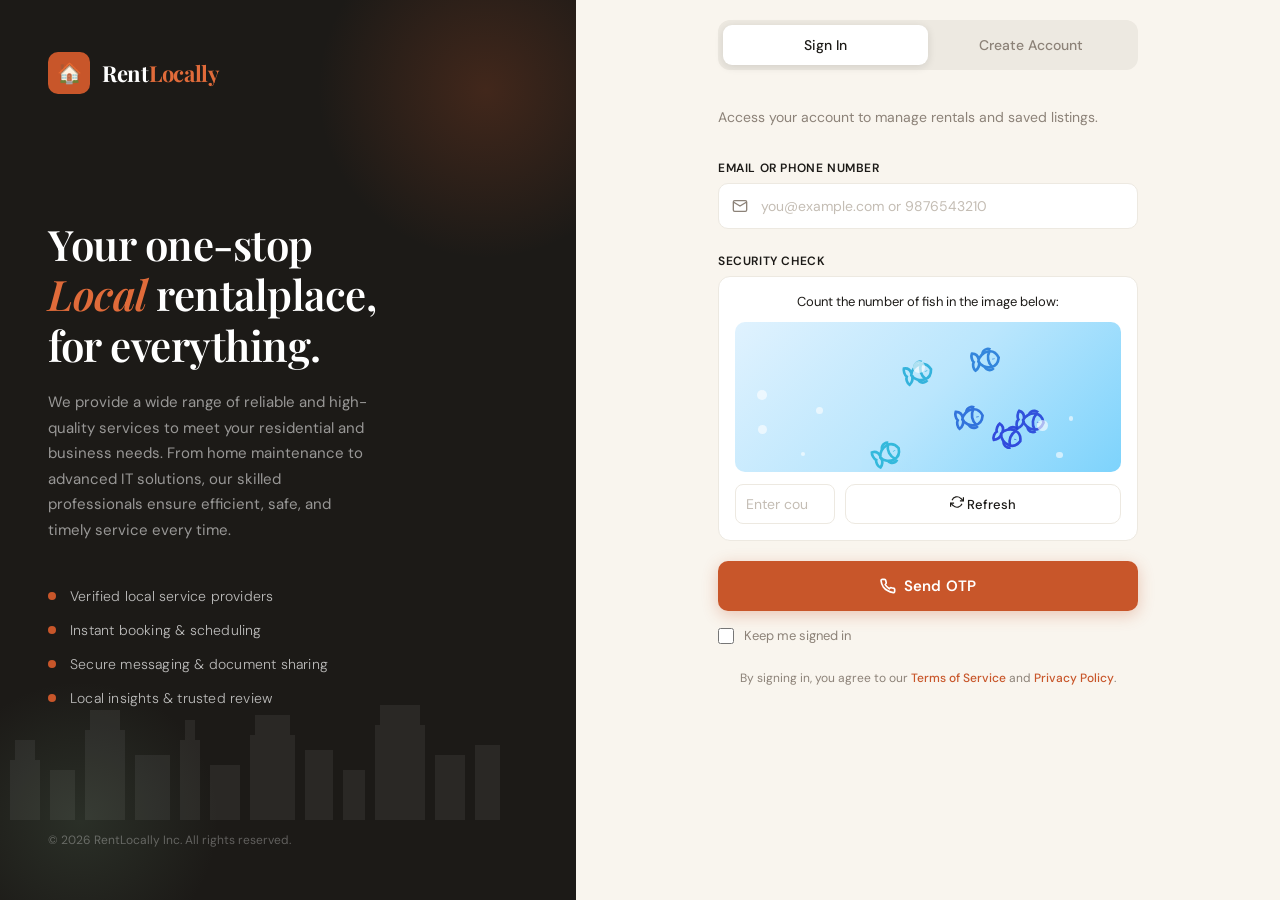
<file: Sahana/rentlocally-auth (3).html>
<!DOCTYPE html>
<html lang="en">
<head>
<meta charset="UTF-8">
<meta name="viewport" content="width=device-width, initial-scale=1.0">
<title>RentLocally — Customer Portal</title>
<link href="https://fonts.googleapis.com/css2?family=Playfair+Display:wght@400;600;700&family=DM+Sans:wght@300;400;500;600&display=swap" rel="stylesheet">
<style>
  *, *::before, *::after { box-sizing: border-box; margin: 0; padding: 0; }

  :root {
    --cream: #F9F5EE;
    --ink: #1C1A17;
    --rust: #C8562A;
    --rust-light: #E06B3A;
    --sage: #6B8F71;
    --warm-gray: #8C8278;
    --light-gray: #EDE9E1;
    --white: #FFFFFF;
    --shadow: rgba(28,26,23,0.12);
  }

  body {
    font-family: 'DM Sans', sans-serif;
    background-color: var(--cream);
    min-height: 100vh;
    display: flex;
    overflow: hidden;
    scroll-behavior: smooth;
  }

  /* LEFT PANEL */
  .left-panel {
    width: 45%;
    background: var(--ink);
    position: relative;
    display: flex;
    flex-direction: column;
    padding: 52px 48px;
    overflow: hidden;
    flex-shrink: 0;
  }

  .left-panel::before {
    content: '';
    position: absolute;
    top: -80px; right: -80px;
    width: 340px; height: 340px;
    border-radius: 50%;
    background: radial-gradient(circle, rgba(200,86,42,0.22) 0%, transparent 70%);
  }

  .left-panel::after {
    content: '';
    position: absolute;
    bottom: -60px; left: -60px;
    width: 280px; height: 280px;
    border-radius: 50%;
    background: radial-gradient(circle, rgba(107,143,113,0.18) 0%, transparent 70%);
  }

  .brand {
    display: flex;
    align-items: center;
    gap: 12px;
    position: relative;
    z-index: 2;
  }

  .brand-icon {
    width: 42px; height: 42px;
    background: var(--rust);
    border-radius: 10px;
    display: flex; align-items: center; justify-content: center;
    font-size: 20px;
  }

  .brand-name {
    font-family: 'Playfair Display', serif;
    font-size: 22px;
    font-weight: 700;
    color: var(--white);
    letter-spacing: -0.3px;
  }

  .brand-name span { color: var(--rust-light); }

  .left-content {
    flex: 1;
    display: flex;
    flex-direction: column;
    justify-content: center;
    position: relative;
    z-index: 2;
  }

  .left-tagline {
    font-family: 'Playfair Display', serif;
    font-size: 42px;
    font-weight: 600;
    color: var(--white);
    line-height: 1.2;
    letter-spacing: -0.5px;
    margin-bottom: 20px;
  }

  .left-tagline em {
    color: var(--rust-light);
    font-style: italic;
  }

  .left-sub {
    font-size: 15px;
    color: rgba(255,255,255,0.55);
    line-height: 1.7;
    max-width: 320px;
    margin-bottom: 44px;
  }

  .feature-list {
    display: flex;
    flex-direction: column;
    gap: 16px;
  }

  .feature-item {
    display: flex;
    align-items: center;
    gap: 14px;
  }

  .feature-dot {
    width: 8px; height: 8px;
    border-radius: 50%;
    background: var(--rust);
    flex-shrink: 0;
  }

  .feature-text {
    font-size: 14px;
    color: rgba(255,255,255,0.7);
    font-weight: 300;
    letter-spacing: 0.2px;
  }

  .left-footer {
    position: relative;
    z-index: 2;
    font-size: 12px;
    color: rgba(255,255,255,0.3);
  }

  /* Decorative city skyline lines */
  .skyline {
    position: absolute;
    bottom: 80px;
    left: 0; right: 0;
    height: 120px;
    z-index: 1;
    opacity: 0.06;
  }

  /* RIGHT PANEL */
  .right-panel {
    flex: 1;
    display: flex;
    align-items: flex-start;
    justify-content: center;
    padding: 40px 60px;
    padding-top: 20px;
    overflow-y: auto;
    height: 100vh;
  }

  .auth-card {
    width: 100%;
    max-width: 420px;
  }

  /* TABS */
  .tab-bar {
    display: flex;
    background: var(--light-gray);
    border-radius: 12px;
    padding: 5px;
    margin-bottom: 36px;
  }

  .tab-btn {
    flex: 1;
    padding: 11px 0;
    border: none;
    background: transparent;
    border-radius: 9px;
    font-family: 'DM Sans', sans-serif;
    font-size: 14px;
    font-weight: 500;
    color: var(--warm-gray);
    cursor: pointer;
    transition: all 0.25s ease;
  }

  .tab-btn.active {
    background: var(--white);
    color: var(--ink);
    box-shadow: 0 2px 8px var(--shadow);
  }

  /* STEPPER */
  .stepper {
    display: flex;
    align-items: center;
    margin-bottom: 32px;
    gap: 0;
  }

  .step {
    display: flex;
    flex-direction: column;
    align-items: center;
    gap: 6px;
    flex: 1;
    position: relative;
  }

  .step:not(:last-child)::after {
    content: '';
    position: absolute;
    top: 16px;
    left: calc(50% + 16px);
    right: calc(-50% + 16px);
    height: 2px;
    background: var(--light-gray);
    transition: background 0.4s;
  }

  .step.done:not(:last-child)::after { background: var(--sage); }
  .step.active:not(:last-child)::after { background: var(--light-gray); }

  .step-circle {
    width: 32px; height: 32px;
    border-radius: 50%;
    background: var(--light-gray);
    color: var(--warm-gray);
    font-size: 13px;
    font-weight: 600;
    display: flex; align-items: center; justify-content: center;
    transition: all 0.3s;
    position: relative;
    z-index: 1;
  }

  .step.active .step-circle {
    background: var(--rust);
    color: var(--white);
    box-shadow: 0 0 0 4px rgba(200,86,42,0.15);
  }

  .step.done .step-circle {
    background: var(--sage);
    color: var(--white);
  }

  .step-label {
    font-size: 10px;
    font-weight: 600;
    letter-spacing: 0.5px;
    text-transform: uppercase;
    color: var(--warm-gray);
    white-space: nowrap;
  }

  .step.active .step-label { color: var(--rust); }
  .step.done .step-label { color: var(--sage); }

  /* DOC UPLOAD SECTION */
  .doc-section-title {
    font-size: 12px;
    font-weight: 700;
    letter-spacing: 0.8px;
    text-transform: uppercase;
    color: var(--ink);
    margin: 24px 0 12px;
    display: flex;
    align-items: center;
    gap: 8px;
  }

  .doc-section-title::after {
    content: '';
    flex: 1;
    height: 1px;
    background: var(--light-gray);
  }

  .doc-required-badge {
    font-size: 10px;
    background: rgba(200,86,42,0.1);
    color: var(--rust);
    padding: 2px 7px;
    border-radius: 20px;
    font-weight: 600;
    letter-spacing: 0.3px;
  }

  .doc-optional-badge {
    font-size: 10px;
    background: rgba(107,143,113,0.12);
    color: var(--sage);
    padding: 2px 7px;
    border-radius: 20px;
    font-weight: 600;
    letter-spacing: 0.3px;
  }

  .doc-grid {
    display: flex;
    flex-direction: column;
    gap: 10px;
    margin-bottom: 4px;
  }

  .doc-upload-card {
    border: 1.5px dashed var(--light-gray);
    border-radius: 12px;
    padding: 14px 16px;
    display: flex;
    align-items: center;
    gap: 14px;
    cursor: pointer;
    transition: border-color 0.2s, background 0.2s;
    position: relative;
    background: var(--white);
  }

  .doc-upload-card:hover { border-color: var(--rust); background: #fdf7f4; }
  .doc-upload-card.uploaded { border-color: var(--sage); border-style: solid; background: rgba(107,143,113,0.05); }

  .doc-upload-card input[type="file"] {
    position: absolute; inset: 0;
    opacity: 0; cursor: pointer; width: 100%; height: 100%;
  }

  .doc-icon {
    width: 38px; height: 38px;
    border-radius: 10px;
    display: flex; align-items: center; justify-content: center;
    font-size: 18px;
    background: var(--light-gray);
    flex-shrink: 0;
    transition: background 0.2s;
  }

  .doc-upload-card.uploaded .doc-icon { background: rgba(107,143,113,0.15); }

  .doc-upload-card#card-profile {
    position: relative;
    padding-right: 68px;
  }

  .doc-upload-card#card-profile .doc-status {
    right: 68px;
  }

  .doc-info { flex: 1; min-width: 0; }

  .doc-name {
    font-size: 13px;
    font-weight: 600;
    color: var(--ink);
    margin-bottom: 2px;
  }

  .doc-hint {
    font-size: 11px;
    color: var(--warm-gray);
  }

  .doc-status {
    font-size: 11px;
    font-weight: 600;
    color: var(--warm-gray);
    flex-shrink: 0;
    display: flex;
    align-items: center;
    gap: 5px;
  }

  .doc-upload-card.uploaded .doc-status { color: var(--sage); }

  .doc-notice {
    background: rgba(200,86,42,0.07);
    border-left: 3px solid var(--rust);
    border-radius: 0 8px 8px 0;
    padding: 10px 14px;
    margin-top: 16px;
    font-size: 12px;
    color: var(--warm-gray);
    line-height: 1.6;
  }

  .doc-notice strong { color: var(--rust); }

  /* STEP NAV BUTTONS */
  .step-nav {
    display: flex;
    gap: 12px;
    margin-top: 24px;
  }

  .btn-secondary {
    flex: 1;
    padding: 13px;
    background: transparent;
    color: var(--ink);
    border: 1.5px solid var(--light-gray);
    border-radius: 10px;
    font-family: 'DM Sans', sans-serif;
    font-size: 14px;
    font-weight: 500;
    cursor: pointer;
    transition: border-color 0.2s, background 0.2s;
  }

  .btn-secondary:hover { border-color: var(--warm-gray); background: var(--light-gray); }

  /* FORM PANELS */
  .form-panel { display: none; }
  .form-panel.active { display: block; }

  .form-title {
    font-family: 'Playfair Display', serif;
    font-size: 28px;
    font-weight: 600;
    color: var(--ink);
    margin-bottom: 6px;
    letter-spacing: -0.3px;
  }

  .form-subtitle {
    font-size: 14px;
    color: var(--warm-gray);
    margin-bottom: 32px;
    line-height: 1.6;
  }

  /* FORM FIELDS */
  .field-group {
    display: flex;
    flex-direction: column;
    gap: 18px;
    margin-bottom: 24px;
  }

  .field-row {
    display: flex;
    gap: 14px;
  }

  .field-row .field { flex: 1; }

  .field {
    display: flex;
    flex-direction: column;
    gap: 7px;
  }

  .field label {
    font-size: 12px;
    font-weight: 600;
    color: var(--ink);
    letter-spacing: 0.6px;
    text-transform: uppercase;
  }

  .input-wrap {
    position: relative;
  }

  .input-wrap svg {
    position: absolute;
    left: 14px;
    top: 50%;
    transform: translateY(-50%);
    color: var(--warm-gray);
    pointer-events: none;
    width: 16px; height: 16px;
  }

  .field input, .field select {
    width: 100%;
    padding: 13px 14px 13px 42px;
    border: 1.5px solid var(--light-gray);
    border-radius: 10px;
    background: var(--white);
    font-family: 'DM Sans', sans-serif;
    font-size: 14px;
    color: var(--ink);
    outline: none;
    transition: border-color 0.2s, box-shadow 0.2s;
    appearance: none;
  }

  .field input:focus, .field select:focus {
    border-color: var(--rust);
    box-shadow: 0 0 0 3px rgba(200,86,42,0.10);
  }

  .field input::placeholder { color: #C4BDB4; }

  .show-pass {
    position: absolute;
    right: 14px;
    top: 50%;
    transform: translateY(-50%);
    background: none;
    border: none;
    cursor: pointer;
    color: var(--warm-gray);
    padding: 2px;
    display: flex;
  }

  .show-pass:hover { color: var(--rust); }

  /* FORGOT */
  .forgot-row {
    display: flex;
    justify-content: flex-end;
    margin-top: -10px;
    margin-bottom: 6px;
  }

  .forgot-link {
    font-size: 12px;
    color: var(--rust);
    text-decoration: none;
    font-weight: 500;
  }

  .forgot-link:hover { text-decoration: underline; }

  /* REMEMBER */
  .check-row {
    display: flex;
    align-items: center;
    gap: 10px;
    margin-bottom: 6px;
  }

  .check-row input[type="checkbox"] {
    width: 16px; height: 16px;
    accent-color: var(--rust);
    cursor: pointer;
  }

  .check-row label {
    font-size: 13px;
    color: var(--warm-gray);
    cursor: pointer;
  }

  /* SUBMIT BUTTON */
  .btn-primary {
    width: 100%;
    padding: 15px;
    background: var(--rust);
    color: var(--white);
    border: none;
    border-radius: 10px;
    font-family: 'DM Sans', sans-serif;
    font-size: 15px;
    font-weight: 600;
    cursor: pointer;
    letter-spacing: 0.2px;
    transition: background 0.2s, transform 0.15s, box-shadow 0.2s;
    margin-bottom: 20px;
    display: flex;
    align-items: center;
    justify-content: center;
    gap: 8px;
    box-shadow: 0 4px 16px rgba(200,86,42,0.3);
  }

  .btn-primary:hover {
    background: var(--rust-light);
    transform: translateY(-1px);
    box-shadow: 0 6px 20px rgba(200,86,42,0.38);
  }

  .btn-primary:active { transform: translateY(0); }

  /* DIVIDER */
  .divider {
    display: flex;
    align-items: center;
    gap: 12px;
    margin-bottom: 20px;
  }

  .divider::before, .divider::after {
    content: '';
    flex: 1;
    height: 1px;
    background: var(--light-gray);
  }

  .divider span { font-size: 12px; color: var(--warm-gray); white-space: nowrap; }

  /* SOCIAL BUTTONS */
  .social-row {
    display: flex;
    gap: 12px;
    margin-bottom: 24px;
  }
  .btn-social {
    flex: 1;
    padding: 11px 0;
    border: 1.5px solid var(--light-gray);
    border-radius: 10px;
    background: var(--white);
    font-family: 'DM Sans', sans-serif;
    font-size: 13px;
    font-weight: 500;
    color: var(--ink);
    cursor: pointer;
    display: flex;
    align-items: center;
    justify-content: center;
    gap: 8px;
    transition: border-color 0.2s, background 0.2s;
  }

  .btn-social:hover { border-color: var(--rust); background: #fdf7f4; }

  /* TERMS */
  .terms-text {
    font-size: 12px;
    color: var(--warm-gray);
    text-align: center;
    line-height: 1.7;
    margin-bottom: 8px;
  }

  .terms-text a { color: var(--rust); text-decoration: none; font-weight: 500; }
  .terms-text a:hover { text-decoration: underline; }

  /* SUCCESS STATE */
  .success-msg {
    display: none;
    text-align: center;
    padding: 20px 0;
    animation: fadeIn 0.4s ease;
  }

  .success-msg .check-circle {
    width: 64px; height: 64px;
    background: rgba(107,143,113,0.12);
    border-radius: 50%;
    display: flex; align-items: center; justify-content: center;
    margin: 0 auto 16px;
    font-size: 28px;
  }

  .success-msg h3 {
    font-family: 'Playfair Display', serif;
    font-size: 22px;
    color: var(--ink);
    margin-bottom: 8px;
  }

  .success-msg p { font-size: 14px; color: var(--warm-gray); }

  /* ANIMATIONS */
  @keyframes fadeIn {
    from { opacity: 0; transform: translateY(10px); }
    to { opacity: 1; transform: translateY(0); }
  }

  .form-panel.active {
    animation: fadeIn 0.3s ease;
  }

  /* RESPONSIVE */
  @media (max-width: 768px) {
    body { flex-direction: column; overflow: hidden; }
    .left-panel { width: 100%; min-height: 220px; padding: 32px 28px; overflow: hidden; }
    .left-tagline { font-size: 28px; }
    .left-content { justify-content: flex-end; }
    .feature-list { display: none; }
    .right-panel { padding: 32px 24px; height: auto; overflow-y: auto; }
    .field-row { flex-direction: column; }
  }
</style>
</head>
<body>

<!-- LEFT PANEL -->
<div class="left-panel">
  <div class="brand">
    <div class="brand-icon">🏠</div>
    <div class="brand-name">Rent<span>Locally</span></div>
  </div>

  <div class="left-content">
    <h1 class="left-tagline">Your one-stop<br><em>Local</em> rentalplace,<br>for everything.</h1>
    <p class="left-sub">We provide a wide range of reliable and high-quality services to meet your residential and business needs. From home maintenance to advanced IT solutions, our skilled professionals ensure efficient, safe, and timely service every time.
    <div class="feature-list">
      <div class="feature-item">
        <div class="feature-dot"></div>
        <span class="feature-text">Verified local service providers</span>
      </div>
      <div class="feature-item">
        <div class="feature-dot"></div>
        <span class="feature-text">Instant booking & scheduling</span>
      </div>
      <div class="feature-item">
        <div class="feature-dot"></div>
        <span class="feature-text">Secure messaging & document sharing</span>
      </div>
      <div class="feature-item">
        <div class="feature-dot"></div>
        <span class="feature-text">Local insights & trusted review</span>
      </div>
    </div>
  </div>

  <!-- Decorative SVG skyline -->
  <svg class="skyline" viewBox="0 0 500 120" fill="none" xmlns="http://www.w3.org/2000/svg">
    <rect x="10" y="60" width="30" height="60" fill="white"/>
    <rect x="15" y="40" width="20" height="60" fill="white"/>
    <rect x="50" y="70" width="25" height="50" fill="white"/>
    <rect x="85" y="30" width="40" height="90" fill="white"/>
    <rect x="90" y="10" width="30" height="90" fill="white"/>
    <rect x="135" y="55" width="35" height="65" fill="white"/>
    <rect x="180" y="40" width="20" height="80" fill="white"/>
    <rect x="185" y="20" width="10" height="80" fill="white"/>
    <rect x="210" y="65" width="30" height="55" fill="white"/>
    <rect x="250" y="35" width="45" height="85" fill="white"/>
    <rect x="255" y="15" width="35" height="85" fill="white"/>
    <rect x="305" y="50" width="28" height="70" fill="white"/>
    <rect x="343" y="70" width="22" height="50" fill="white"/>
    <rect x="375" y="25" width="50" height="95" fill="white"/>
    <rect x="380" y="5" width="40" height="95" fill="white"/>
    <rect x="435" y="55" width="30" height="65" fill="white"/>
    <rect x="475" y="45" width="25" height="75" fill="white"/>
  </svg>

  <div class="left-footer">© 2026 RentLocally Inc. All rights reserved.</div>
</div>

<!-- RIGHT PANEL -->
<div class="right-panel">
  <div class="auth-card">

    <!-- TABS -->
    <div class="tab-bar">
      <button class="tab-btn active" onclick="switchTab('login')">Sign In</button>
      <button class="tab-btn" onclick="switchTab('register')">Create Account</button>
    </div>

    <!-- LOGIN FORM -->
    <div class="form-panel active" id="login-panel">
      <p class="form-subtitle">Access your account to manage rentals and saved listings.</p>

      <div class="field-group">
        <div class="field">
          <label>Email or Phone Number</label>
          <div class="input-wrap">
            <svg xmlns="http://www.w3.org/2000/svg" viewBox="0 0 24 24" fill="none" stroke="currentColor" stroke-width="2"><path d="M4 4h16c1.1 0 2 .9 2 2v12c0 1.1-.9 2-2 2H4c-1.1 0-2-.9-2-2V6c0-1.1.9-2 2-2z"/><polyline points="22,6 12,12 2,6"/></svg>
            <input type="text" id="login-email" placeholder="you@example.com or 9876543210" autocomplete="email" oninput="validateLoginInput()">
          </div>
          <p class="error-message" id="login-error" style="color:#f44336;font-size:12px;margin-top:6px;display:none;">Please enter a valid email or 10-digit phone number</p>
        </div>
      </div>

      <!-- Fish Counting CAPTCHA -->
      <div class="field" id="captcha-section" style="margin-bottom:20px;">
        <label>Security Check</label>
        <div style="background:var(--white); border:1.5px solid var(--light-gray); border-radius:12px; padding:16px; text-align:center;">
          <p style="font-size:13px; color:var(--ink); margin-bottom:12px;">Count the number of fish in the image below:</p>
          <div id="captcha-image" style="width:100%; height:150px; background:linear-gradient(135deg, #e0f2fe 0%, #bae6fd 50%, #7dd3fc 100%); border-radius:10px; display:flex; align-items:center; justify-content:center; flex-wrap:wrap; gap:8px; padding:10px; position:relative; overflow:hidden;">
          </div>
          <div style="display:flex; gap:10px; margin-top:12px; align-items:center; justify-content:center;">
            <input type="number" id="captcha-answer" placeholder="Enter count" min="0" max="20" style="width:100px; padding:10px; border:1.5px solid var(--light-gray); border-radius:8px; font-size:14px; text-align:center;">
            <button type="button" class="btn-secondary" style="padding:10px 16px; font-size:13px;" onclick="generateCaptcha()">
              <svg xmlns="http://www.w3.org/2000/svg" width="14" height="14" viewBox="0 0 24 24" fill="none" stroke="currentColor" stroke-width="2"><path d="M23 4v6h-6"/><path d="M1 20v-6h6"/><path d="M3.51 9a9 9 0 0 1 14.85-3.36L23 10M1 14l4.64 4.36A9 9 0 0 0 20.49 15"/></svg>
              Refresh
            </button>
          </div>
          <p id="captcha-error" style="color:#f44336; font-size:12px; margin-top:8px; display:none;">Incorrect count. Please try again.</p>
          <p id="captcha-success" style="color:var(--sage); font-size:12px; margin-top:8px; display:none;">✓ Verified!</p>
        </div>
      </div>

      <button class="btn-primary" id="send-otp-btn" onclick="if(validateCaptcha()) sendLoginOTP()" style="margin-bottom:16px;">
        <svg xmlns="http://www.w3.org/2000/svg" width="16" height="16" viewBox="0 0 24 24" fill="none" stroke="currentColor" stroke-width="2.5"><path d="M22 16.92v3a2 2 0 0 1-2.18 2 19.79 19.79 0 0 1-8.63-3.07A19.5 19.5 0 0 1 4.69 13 19.79 19.79 0 0 1 1.61 4.44 2 2 0 0 1 3.58 2h3a2 2 0 0 1 2 1.72c.127.96.361 1.903.7 2.81a2 2 0 0 1-.45 2.11L7.91 9.91a16 16 0 0 0 6.08 6.08l.92-.92a2 2 0 0 1 2.11-.45c.907.339 1.85.573 2.81.7A2 2 0 0 1 22 16.92z"/></svg>
        Send OTP
      </button>

      <div id="otp-section" style="display:none; margin-bottom:24px;">
        <div style="text-align:center; margin-bottom:16px;">
          <p style="font-size:14px; color:var(--ink); margin-bottom:8px;">Enter the 6-digit OTP sent to</p>
          <p id="otp-sent-to" style="font-size:14px; color:var(--rust); font-weight:600;"></p>
        </div>

        <div style="display:flex; gap:10px; justify-content:center; margin-bottom:16px;">
          <input type="text" class="otp-input" maxlength="1" id="otp1" oninput="handleOTPInput(this, 1)" onkeydown="handleOTPKeydown(event, 1)" style="width:50px; height:60px; text-align:center; font-size:24px; font-weight:600; border:2px solid var(--light-gray); border-radius:10px; outline:none; background:var(--white); color:var(--ink); caret-color:var(--rust);">
          <input type="text" class="otp-input" maxlength="1" id="otp2" oninput="handleOTPInput(this, 2)" onkeydown="handleOTPKeydown(event, 2)" style="width:50px; height:60px; text-align:center; font-size:24px; font-weight:600; border:2px solid var(--light-gray); border-radius:10px; outline:none; background:var(--white); color:var(--ink); caret-color:var(--rust);">
          <input type="text" class="otp-input" maxlength="1" id="otp3" oninput="handleOTPInput(this, 3)" onkeydown="handleOTPKeydown(event, 3)" style="width:50px; height:60px; text-align:center; font-size:24px; font-weight:600; border:2px solid var(--light-gray); border-radius:10px; outline:none; background:var(--white); color:var(--ink); caret-color:var(--rust);">
          <input type="text" class="otp-input" maxlength="1" id="otp4" oninput="handleOTPInput(this, 4)" onkeydown="handleOTPKeydown(event, 4)" style="width:50px; height:60px; text-align:center; font-size:24px; font-weight:600; border:2px solid var(--light-gray); border-radius:10px; outline:none; background:var(--white); color:var(--ink); caret-color:var(--rust);">
          <input type="text" class="otp-input" maxlength="1" id="otp5" oninput="handleOTPInput(this, 5)" onkeydown="handleOTPKeydown(event, 5)" style="width:50px; height:60px; text-align:center; font-size:24px; font-weight:600; border:2px solid var(--light-gray); border-radius:10px; outline:none; background:var(--white); color:var(--ink); caret-color:var(--rust);">
          <input type="text" class="otp-input" maxlength="1" id="otp6" oninput="handleOTPInput(this, 6)" onkeydown="handleOTPKeydown(event, 6)" style="width:50px; height:60px; text-align:center; font-size:24px; font-weight:600; border:2px solid var(--light-gray); border-radius:10px; outline:none; background:var(--white); color:var(--ink); caret-color:var(--rust);">
        </div>

        <p id="otp-error" style="color:#f44336; font-size:12px; text-align:center; margin-bottom:12px; display:none;">Invalid OTP. Please try again.</p>

        <div style="text-align:center; margin-bottom:16px;">
          <p id="otp-timer" style="font-size:13px; color:var(--warm-gray);"></p>
        </div>

        <button class="btn-primary" onclick="verifyLoginOTP()">
          <svg xmlns="http://www.w3.org/2000/svg" width="16" height="16" viewBox="0 0 24 24" fill="none" stroke="currentColor" stroke-width="2.5"><path d="M22 11.08V12a10 10 0 1 1-5.93-9.14"/><polyline points="22 4 12 14.01 9 11.01"/></svg>
          Verify OTP
        </button>

        <div style="text-align:center; margin-top:12px;">
          <a href="#" onclick="resendLoginOTP(); return false;" style="color:var(--rust); font-size:13px; text-decoration:none; font-weight:500;">Resend OTP</a>
        </div>
      </div>

      <div class="check-row" style="margin-bottom:24px; margin-top:14px;">
        <input type="checkbox" id="remember">
        <label for="remember">Keep me signed in</label>
      </div>

      <p class="terms-text">
        By signing in, you agree to our <a href="#">Terms of Service</a> and <a href="#">Privacy Policy</a>.
      </p>
    </div>

    <!-- REGISTER FORM — multi-step -->
    <div class="form-panel" id="register-panel">

      <!-- STEP 1: Account Details -->
      <div id="reg-step-1">
        <h2 class="form-title">Create account</h2>
        <p class="form-subtitle">Step 1 of 3 — Your basic details.</p>

        <!-- Stepper -->
        <div class="stepper">
          <div class="step active" id="s1"><div class="step-circle">1</div><div class="step-label">Account</div></div>
          <div class="step" id="s2"><div class="step-circle">2</div><div class="step-label">Documents</div></div>
          <div class="step" id="s3"><div class="step-circle">3</div><div class="step-label">Review</div></div>
        </div>

        <div class="field-group">
<div class="field">
  <label>Profile Photo</label>
  <div class="doc-upload-card" id="card-profile">
    <input type="file" id="profile-input" accept="image/jpeg,image/png,image/jpg" onchange="markUploaded('card-profile','status-profile',this); previewProfilePhoto(this);">
    <div class="doc-icon">👤</div>
    <div class="doc-info">
      <div class="doc-name">Profile Photo</div>
      <div class="doc-hint">Recent photo · Max 2MB · JPG/PNG</div>
    </div>
    <div class="doc-status" id="status-profile">
      <svg width="14" height="14" viewBox="0 0 24 24" fill="none" stroke="currentColor" stroke-width="2">
        <path d="M21 15v4a2 2 0 0 1-2 2H5a2 2 0 0 1-2-2v-4"/>
        <polyline points="17 8 12 3 7 8"/>
        <line x1="12" y1="3" x2="12" y2="15"/>
      </svg>
      Upload
    </div>
    <div id="profile-preview" class="profile-preview" style="position:absolute;top:8px;right:8px;width:48px;height:48px;border-radius:50%;background:var(--light-gray);overflow:hidden;display:none;border:2px solid var(--white);box-shadow:0 2px 8px var(--shadow);">
    </div>
  </div>
</div>
          <div class="field-row">
            <div class="field">
              <label>First Name</label>
              <div class="input-wrap">
                <svg xmlns="http://www.w3.org/2000/svg" viewBox="0 0 24 24" fill="none" stroke="currentColor" stroke-width="2"><path d="M20 21v-2a4 4 0 0 0-4-4H8a4 4 0 0 0-4 4v2"/><circle cx="12" cy="7" r="4"/></svg>
                <input type="text" id="r-fname" placeholder="Aarav" autocomplete="given-name">
              </div>
            </div>
            <div class="field">
              <label>Last Name</label>
              <div class="input-wrap">
                <svg xmlns="http://www.w3.org/2000/svg" viewBox="0 0 24 24" fill="none" stroke="currentColor" stroke-width="2"><path d="M20 21v-2a4 4 0 0 0-4-4H8a4 4 0 0 0-4 4v2"/><circle cx="12" cy="7" r="4"/></svg>
                <input type="text" id="r-lname" placeholder="Sharma" autocomplete="family-name">
              </div>
            </div>
          </div>
          <div class="field">
            <label>Email Address</label>
            <div class="input-wrap">
              <svg xmlns="http://www.w3.org/2000/svg" viewBox="0 0 24 24" fill="none" stroke="currentColor" stroke-width="2"><path d="M4 4h16c1.1 0 2 .9 2 2v12c0 1.1-.9 2-2 2H4c-1.1 0-2-.9-2-2V6c0-1.1.9-2 2-2z"/><polyline points="22,6 12,12 2,6"/></svg>
              <input type="email" id="r-email" placeholder="you@example.com" autocomplete="email" oninput="validateRegisterEmail()">
            </div>
            <p class="error-message" id="r-email-error" style="color:#f44336;font-size:12px;margin-top:6px;display:none;">Please enter a valid email address</p>
            <button type="button" class="btn-secondary" style="margin-top:8px; padding:10px 16px; font-size:13px;" onclick="sendEmailOTP()" id="send-email-otp-btn">
              <svg xmlns="http://www.w3.org/2000/svg" width="14" height="14" viewBox="0 0 24 24" fill="none" stroke="currentColor" stroke-width="2"><path d="M4 4h16c1.1 0 2 .9 2 2v12c0 1.1-.9 2-2 2H4c-1.1 0-2-.9-2-2V6c0-1.1.9-2 2-2z"/><polyline points="22,6 12,12 2,6"/></svg>
              Send Email OTP
            </button>
          </div>
          <div class="field">
            <label>Phone Number</label>
            <div class="input-wrap">
              <svg xmlns="http://www.w3.org/2000/svg" viewBox="0 0 24 24" fill="none" stroke="currentColor" stroke-width="2"><path d="M22 16.92v3a2 2 0 0 1-2.18 2 19.79 19.79 0 0 1-8.63-3.07A19.5 19.5 0 0 1 4.69 13 19.79 19.79 0 0 1 1.61 4.44 2 2 0 0 1 3.58 2h3a2 2 0 0 1 2 1.72c.127.96.361 1.903.7 2.81a2 2 0 0 1-.45 2.11L7.91 9.91a16 16 0 0 0 6.08 6.08l.92-.92a2 2 0 0 1 2.11-.45c.907.339 1.85.573 2.81.7A2 2 0 0 1 22 16.92z"/></svg>
              <input type="tel" id="r-phone" placeholder="+91 98765 43210" autocomplete="tel" oninput="validateRegisterPhone()">
            </div>
            <p class="error-message" id="r-phone-error" style="color:#f44336;font-size:12px;margin-top:6px;display:none;">Please enter a valid 10-digit phone number</p>
            <button type="button" class="btn-secondary" style="margin-top:8px; padding:10px 16px; font-size:13px;" onclick="sendPhoneOTP()" id="send-phone-otp-btn">
              <svg xmlns="http://www.w3.org/2000/svg" width="14" height="14" viewBox="0 0 24 24" fill="none" stroke="currentColor" stroke-width="2"><path d="M22 16.92v3a2 2 0 0 1-2.18 2 19.79 19.79 0 0 1-8.63-3.07A19.5 19.5 0 0 1 4.69 13 19.79 19.79 0 0 1 1.61 4.44 2 2 0 0 1 3.58 2h3a2 2 0 0 1 2 1.72c.127.96.361 1.903.7 2.81a2 2 0 0 1-.45 2.11L7.91 9.91a16 16 0 0 0 6.08 6.08l.92-.92a2 2 0 0 1 2.11-.45c.907.339 1.85.573 2.81.7A2 2 0 0 1 22 16.92z"/></svg>
              Send Phone OTP
            </button>
          </div>
          
          <!-- Email OTP Verification -->
          <div class="field" id="email-otp-section" style="display:none;">
            <label>Email Verification</label>
            <div style="display:flex; gap:8px; margin-bottom:10px; justify-content:space-between;">
              <input type="text" class="otp-input" maxlength="1" id="email-otp1" inputmode="numeric" pattern="[0-9]*" oninput="handleEmailOTPInput(this, 1)" onkeydown="handleEmailOTPKeydown(event, 1)" style="flex:1; min-width:0; height:50px; text-align:center; font-size:20px; font-weight:600; border:2px solid var(--light-gray); border-radius:10px; outline:none; background:var(--white); color:var(--ink); caret-color:var(--rust);">
              <input type="text" class="otp-input" maxlength="1" id="email-otp2" inputmode="numeric" pattern="[0-9]*" oninput="handleEmailOTPInput(this, 2)" onkeydown="handleEmailOTPKeydown(event, 2)" style="flex:1; min-width:0; height:50px; text-align:center; font-size:20px; font-weight:600; border:2px solid var(--light-gray); border-radius:10px; outline:none; background:var(--white); color:var(--ink); caret-color:var(--rust);">
              <input type="text" class="otp-input" maxlength="1" id="email-otp3" inputmode="numeric" pattern="[0-9]*" oninput="handleEmailOTPInput(this, 3)" onkeydown="handleEmailOTPKeydown(event, 3)" style="flex:1; min-width:0; height:50px; text-align:center; font-size:20px; font-weight:600; border:2px solid var(--light-gray); border-radius:10px; outline:none; background:var(--white); color:var(--ink); caret-color:var(--rust);">
              <input type="text" class="otp-input" maxlength="1" id="email-otp4" inputmode="numeric" pattern="[0-9]*" oninput="handleEmailOTPInput(this, 4)" onkeydown="handleEmailOTPKeydown(event, 4)" style="flex:1; min-width:0; height:50px; text-align:center; font-size:20px; font-weight:600; border:2px solid var(--light-gray); border-radius:10px; outline:none; background:var(--white); color:var(--ink); caret-color:var(--rust);">
              <input type="text" class="otp-input" maxlength="1" id="email-otp5" inputmode="numeric" pattern="[0-9]*" oninput="handleEmailOTPInput(this, 5)" onkeydown="handleEmailOTPKeydown(event, 5)" style="flex:1; min-width:0; height:50px; text-align:center; font-size:20px; font-weight:600; border:2px solid var(--light-gray); border-radius:10px; outline:none; background:var(--white); color:var(--ink); caret-color:var(--rust);">
              <input type="text" class="otp-input" maxlength="1" id="email-otp6" inputmode="numeric" pattern="[0-9]*" oninput="handleEmailOTPInput(this, 6)" onkeydown="handleEmailOTPKeydown(event, 6)" style="flex:1; min-width:0; height:50px; text-align:center; font-size:20px; font-weight:600; border:2px solid var(--light-gray); border-radius:10px; outline:none; background:var(--white); color:var(--ink); caret-color:var(--rust);">
            </div>
            <p id="email-otp-error" style="color:#f44336; font-size:12px; margin-bottom:8px; display:none;">Invalid OTP. Please try again.</p>
            <p id="email-otp-timer" style="font-size:12px; color:var(--warm-gray); margin-bottom:8px;"></p>
            <div style="display:flex; gap:10px;">
              <button type="button" class="btn-secondary" style="flex:1; padding:10px;" onclick="verifyEmailOTP()">Verify Email OTP</button>
              <a href="#" onclick="resendEmailOTP(); return false;" style="color:var(--rust); font-size:12px; text-decoration:none; font-weight:500; padding:10px;">Resend</a>
            </div>
          </div>
          
          <!-- Phone OTP Verification -->
          <div class="field" id="phone-otp-section" style="display:none;">
            <label>Phone Verification</label>
            <div style="display:flex; gap:8px; margin-bottom:10px; justify-content:space-between;">
              <input type="text" class="otp-input" maxlength="1" id="phone-otp1" inputmode="numeric" pattern="[0-9]*" oninput="handlePhoneOTPInput(this, 1)" onkeydown="handlePhoneOTPKeydown(event, 1)" style="flex:1; min-width:0; height:50px; text-align:center; font-size:20px; font-weight:600; border:2px solid var(--light-gray); border-radius:10px; outline:none; background:var(--white); color:var(--ink); caret-color:var(--rust);">
              <input type="text" class="otp-input" maxlength="1" id="phone-otp2" inputmode="numeric" pattern="[0-9]*" oninput="handlePhoneOTPInput(this, 2)" onkeydown="handlePhoneOTPKeydown(event, 2)" style="flex:1; min-width:0; height:50px; text-align:center; font-size:20px; font-weight:600; border:2px solid var(--light-gray); border-radius:10px; outline:none; background:var(--white); color:var(--ink); caret-color:var(--rust);">
              <input type="text" class="otp-input" maxlength="1" id="phone-otp3" inputmode="numeric" pattern="[0-9]*" oninput="handlePhoneOTPInput(this, 3)" onkeydown="handlePhoneOTPKeydown(event, 3)" style="flex:1; min-width:0; height:50px; text-align:center; font-size:20px; font-weight:600; border:2px solid var(--light-gray); border-radius:10px; outline:none; background:var(--white); color:var(--ink); caret-color:var(--rust);">
              <input type="text" class="otp-input" maxlength="1" id="phone-otp4" inputmode="numeric" pattern="[0-9]*" oninput="handlePhoneOTPInput(this, 4)" onkeydown="handlePhoneOTPKeydown(event, 4)" style="flex:1; min-width:0; height:50px; text-align:center; font-size:20px; font-weight:600; border:2px solid var(--light-gray); border-radius:10px; outline:none; background:var(--white); color:var(--ink); caret-color:var(--rust);">
              <input type="text" class="otp-input" maxlength="1" id="phone-otp5" inputmode="numeric" pattern="[0-9]*" oninput="handlePhoneOTPInput(this, 5)" onkeydown="handlePhoneOTPKeydown(event, 5)" style="flex:1; min-width:0; height:50px; text-align:center; font-size:20px; font-weight:600; border:2px solid var(--light-gray); border-radius:10px; outline:none; background:var(--white); color:var(--ink); caret-color:var(--rust);">
              <input type="text" class="otp-input" maxlength="1" id="phone-otp6" inputmode="numeric" pattern="[0-9]*" oninput="handlePhoneOTPInput(this, 6)" onkeydown="handlePhoneOTPKeydown(event, 6)" style="flex:1; min-width:0; height:50px; text-align:center; font-size:20px; font-weight:600; border:2px solid var(--light-gray); border-radius:10px; outline:none; background:var(--white); color:var(--ink); caret-color:var(--rust);">
            </div>
            <p id="phone-otp-error" style="color:#f44336; font-size:12px; margin-bottom:8px; display:none;">Invalid OTP. Please try again.</p>
            <p id="phone-otp-timer" style="font-size:12px; color:var(--warm-gray); margin-bottom:8px;"></p>
            <div style="display:flex; gap:10px;">
              <button type="button" class="btn-secondary" style="flex:1; padding:10px;" onclick="verifyPhoneOTP()">Verify Phone OTP</button>
              <a href="#" onclick="resendPhoneOTP(); return false;" style="color:var(--rust); font-size:12px; text-decoration:none; font-weight:500; padding:10px;">Resend</a>
            </div>
          </div>
          
          <!-- Live GPS Location -->
          <div class="field" id="live-gps-section">
            <label style="font-size:12px;">📍 Live Location <span id="gps-status" style="font-size:11px;color:var(--warm-gray);">Detecting...</span></label>
            <div style="background:var(--white);border:1.5px solid var(--light-gray);border-radius:12px;padding:16px;position:relative;">
              <div id="gps-loading" style="display:flex;align-items:center;gap:8px;color:var(--sage);font-size:13px;">
                <div style="width:16px;height:16px;border:2px solid var(--light-gray);border-top:2px solid var(--sage);border-radius:50%;animation:spin 1s linear infinite;"></div>
                Getting your current location...
              </div>
              <div id="gps-display" style="display:none;">
                <div style="font-size:14px;font-weight:600;color:var(--ink);margin-bottom:6px;" id="gps-address"></div>
                <div style="font-size:12px;color:var(--warm-gray);font-family:monospace;letter-spacing:0.3px;" id="gps-coords"></div>
                <div id="gps-updated" style="font-size:11px;color:var(--sage);margin-top:8px;">Updated just now</div>
              </div>
              <div id="gps-error" style="display:none;color:#f44336;font-size:12px;padding:8px 0;"></div>
            </div>
          </div>
          
          <div class="field">
            <label>Permanent Address</label>
            <div class="field-row" style="margin-bottom:10px;">
              <div class="field">
                <label style="font-size:11px; text-transform:none; letter-spacing:0;">House/Flat No.</label>
                <div class="input-wrap">
                  <input type="text" id="r-perm-house" placeholder="123, ABC Apartments">
                </div>
              </div>
              <div class="field">
                <label style="font-size:11px; text-transform:none; letter-spacing:0;">Area/Locality</label>
                <div class="input-wrap">
                  <input type="text" id="r-perm-area" placeholder="Koramangala">
                </div>
              </div>
            </div>
            <div class="field-row" style="margin-bottom:10px;">
              <div class="field">
                <label style="font-size:11px; text-transform:none; letter-spacing:0;">City</label>
                <div class="input-wrap">
                  <input type="text" id="r-perm-city" placeholder="Bengaluru">
                </div>
              </div>
              <div class="field">
                <label style="font-size:11px; text-transform:none; letter-spacing:0;">District</label>
                <div class="input-wrap">
                  <input type="text" id="r-perm-district" placeholder="Bengaluru Urban">
                </div>
              </div>
            </div>
            <div class="field-row">
              <div class="field">
                <label style="font-size:11px; text-transform:none; letter-spacing:0;">State</label>
                <div class="input-wrap">
                  <input type="text" id="r-perm-state" placeholder="Karnataka">
                </div>
              </div>
              <div class="field">
                <label style="font-size:11px; text-transform:none; letter-spacing:0;">Pincode</label>
                <div class="input-wrap">
                  <input type="text" id="r-perm-pincode" placeholder="560034" maxlength="6">
                </div>
              </div>
            </div>
            </div>
            
            <!-- Country Selection -->
            <div class="field">
              <label>Country</label>
              <div class="input-wrap">
                <svg xmlns="http://www.w3.org/2000/svg" viewBox="0 0 24 24" fill="none" stroke="currentColor" stroke-width="2">
                  <path d="M3 21v-8m0 0V7a2 2 0 0 1 2-2h14a2 2 0 0 1 2 2v6m-11 3v4m0 0h6m-6 0h6"/>
                </svg>
                <select id="r-country" onchange="toggleCountryPassport();">

                  <option value="India">India 🇮🇳</option>
                  <option value="USA">United States 🇺🇸</option>
                  <option value="United Kingdom">United Kingdom 🇬🇧</option>
                  <option value="Canada">Canada 🇨🇦</option>
                  <option value="Australia">Australia 🇦🇺</option>
                  <option value="UAE">UAE 🇦🇪</option>
                  <option value="Singapore">Singapore 🇸🇬</option>
                  <option value="Germany">Germany 🇩🇪</option>
                  <option value="France">France 🇫🇷</option>
                  <option value="Netherlands">Netherlands 🇳🇱</option>
                  <optgroup label="Others">
                    <option value="Other">Other Countries</option>
                  </optgroup>
                </select>
              </div>
            </div>
            
            <div class="field">
              <label>Temporary Address</label>
            <div class="field-row" style="margin-bottom:10px;">
              <div class="field">
                <label style="font-size:11px; text-transform:none; letter-spacing:0;">House/Flat No.</label>
                <div class="input-wrap">
                  <input type="text" id="r-temp-house" placeholder="456, XYZ Residency">
                </div>
              </div>
              <div class="field">
                <label style="font-size:11px; text-transform:none; letter-spacing:0;">Area/Locality</label>
                <div class="input-wrap">
                  <input type="text" id="r-temp-area" placeholder="Indiranagar">
                </div>
              </div>
            </div>
            <div class="field-row" style="margin-bottom:10px;">
              <div class="field">
                <label style="font-size:11px; text-transform:none; letter-spacing:0;">City</label>
                <div class="input-wrap">
                  <input type="text" id="r-temp-city" placeholder="Bengaluru">
                </div>
              </div>
              <div class="field">
                <label style="font-size:11px; text-transform:none; letter-spacing:0;">District</label>
                <div class="input-wrap">
                  <input type="text" id="r-temp-district" placeholder="Bengaluru Urban">
                </div>
              </div>
            </div>
            <div class="field-row">
              <div class="field">
                <label style="font-size:11px; text-transform:none; letter-spacing:0;">State</label>
                <div class="input-wrap">
                  <input type="text" id="r-temp-state" placeholder="Karnataka">
                </div>
              </div>
              <div class="field">
                <label style="font-size:11px; text-transform:none; letter-spacing:0;">Pincode</label>
                <div class="input-wrap">
                  <input type="text" id="r-temp-pincode" placeholder="560038" maxlength="6">
                </div>
              </div>
            </div>
          </div>
        </div>

        <button class="btn-primary" onclick="if(validateStep1()) goStep(2)" style="margin-top:8px;">
          Continue to Documents
          <svg xmlns="http://www.w3.org/2000/svg" width="16" height="16" viewBox="0 0 24 24" fill="none" stroke="currentColor" stroke-width="2.5"><line x1="5" y1="12" x2="19" y2="12"/><polyline points="12 5 19 12 12 19"/></svg>
        </button>
      </div>

      <!-- STEP 2: Document Upload -->
      <div id="reg-step-2" style="display:none;">
        <h2 class="form-title">Secure your rental</h2>
        <p class="form-subtitle">Upload key documents to build trust with landlords. You can skip optional ones later.</p>

        <div class="stepper">
          <div class="step done"><div class="step-circle">✓</div><div class="step-label">Account</div></div>
          <div class="step active"><div class="step-circle">2</div><div class="step-label">Documents</div></div>
          <div class="step"><div class="step-circle">3</div><div class="step-label">Done</div></div>
        </div>

        <!-- Scrollable doc area -->
<div style="max-height:65vh;overflow-y:auto;padding-right:12px;scrollbar-width:thin;scrollbar-color:var(--warm-gray) transparent;scroll-behavior:smooth;">

          <!-- Identity -->
          <div class="doc-section-title">Identity Proof <span class="doc-required-badge">Required</span></div>
          <div class="doc-grid">
            <div class="doc-upload-card" id="card-aadhaar">
              <input type="file" accept=".pdf,.jpg,.jpeg,.png" onchange="markUploaded('card-aadhaar','status-aadhaar',this)">
              <div class="doc-icon">🪪</div>
              <div class="doc-info"><div class="doc-name">Aadhaar Card</div><div class="doc-hint">Front & back · PDF or image · Max 5MB</div></div>
              <div class="doc-status" id="status-aadhaar"><svg width="14" height="14" viewBox="0 0 24 24" fill="none" stroke="currentColor" stroke-width="2"><path d="M21 15v4a2 2 0 0 1-2 2H5a2 2 0 0 1-2-2v-4"/><polyline points="17 8 12 3 7 8"/><line x1="12" y1="3" x2="12" y2="15"/></svg> Upload</div>
            </div>
            <div class="doc-upload-card" id="card-pan">
              <input type="file" accept=".pdf,.jpg,.jpeg,.png" onchange="markUploaded('card-pan','status-pan',this)">
              <div class="doc-icon">💳</div>
              <div class="doc-info"><div class="doc-name">PAN Card</div><div class="doc-hint">Clear scan · PDF or image · Max 5MB</div></div>
              <div class="doc-status" id="status-pan"><svg width="14" height="14" viewBox="0 0 24 24" fill="none" stroke="currentColor" stroke-width="2"><path d="M21 15v4a2 2 0 0 1-2 2H5a2 2 0 0 1-2-2v-4"/><polyline points="17 8 12 3 7 8"/><line x1="12" y1="3" x2="12" y2="15"/></svg> Upload</div>
            </div>
            <div id="passport-container" style="display: none;">
              <div class="doc-upload-card" id="card-passport">
                <input type="file" accept=".pdf,.jpg,.jpeg,.png" onchange="markUploaded('card-passport','status-passport',this); checkPassportRequired()">
                <div class="doc-icon">📘</div>
                <div class="doc-info">
                  <div class="doc-name">Passport / NRI ID <span id="passport-badge" class="doc-required-badge" style="display: inline-block; margin-left: 6px;">Required</span></div>
                  <div class="doc-hint">Required for non-Indian citizens & NRIs · First & last page</div>
                </div>
                <div class="doc-status" id="status-passport"><svg width="14" height="14" viewBox="0 0 24 24" fill="none" stroke="currentColor" stroke-width="2"><path d="M21 15v4a2 2 0 0 1-2 2H5a2 2 0 0 1-2-2v-4"/><polyline points="17 8 12 3 7 8"/><line x1="12" y1="3" x2="12" y2="15"/></svg> Upload</div>
              </div>
            </div>
          </div>

          <!-- Address -->
          <div class="doc-section-title">Address Proof <span class="doc-required-badge">Required · Any 1</span></div>
          <div class="doc-grid">
            <div class="doc-upload-card" id="card-utility">
              <input type="file" accept=".pdf,.jpg,.jpeg,.png" onchange="markUploaded('card-utility','status-utility',this)">
              <div class="doc-icon">🧾</div>
              <div class="doc-info"><div class="doc-name">Utility Bill</div><div class="doc-hint">Electricity / Gas / Water — last 3 months</div></div>
              <div class="doc-status" id="status-utility"><svg width="14" height="14" viewBox="0 0 24 24" fill="none" stroke="currentColor" stroke-width="2"><path d="M21 15v4a2 2 0 0 1-2 2H5a2 2 0 0 1-2-2v-4"/><polyline points="17 8 12 3 7 8"/><line x1="12" y1="3" x2="12" y2="15"/></svg> Upload</div>
            </div>
            <div class="doc-upload-card" id="card-voterид">
              <input type="file" accept=".pdf,.jpg,.jpeg,.png" onchange="markUploaded('card-voterid','status-voterid',this)">
              <div class="doc-icon">🗳️</div>
              <div class="doc-info"><div class="doc-name">Voter ID</div><div class="doc-hint">Front & back · Government issued</div></div>
              <div class="doc-status" id="status-voterid"><svg width="14" height="14" viewBox="0 0 24 24" fill="none" stroke="currentColor" stroke-width="2"><path d="M21 15v4a2 2 0 0 1-2 2H5a2 2 0 0 1-2-2v-4"/><polyline points="17 8 12 3 7 8"/><line x1="12" y1="3" x2="12" y2="15"/></svg> Upload</div>
            </div>
          </div>

          <!-- Employment -->
          <div class="doc-section-title">Employment <span class="doc-optional-badge">Optional</span></div>
          <div class="doc-grid">
            <div class="doc-upload-card" id="card-empid">
              <input type="file" accept=".pdf,.jpg,.jpeg,.png" onchange="markUploaded('card-empid','status-empid',this)">
              <div class="doc-icon">🏢</div>
              <div class="doc-info"><div class="doc-name">Employee ID / Offer Letter</div><div class="doc-hint">Confirms current employer & stability</div></div>
              <div class="doc-status" id="status-empid"><svg width="14" height="14" viewBox="0 0 24 24" fill="none" stroke="currentColor" stroke-width="2"><path d="M21 15v4a2 2 0 0 1-2 2H5a2 2 0 0 1-2-2v-4"/><polyline points="17 8 12 3 7 8"/><line x1="12" y1="3" x2="12" y2="15"/></svg> Upload</div>
            </div>
          </div>

          <!-- Financial -->
          <div class="doc-section-title">Financial Proof <span class="doc-required-badge">Required · Any 1</span></div>
          <div class="doc-grid">
            <div class="doc-upload-card" id="card-salary">
              <input type="file" accept=".pdf,.jpg,.jpeg,.png" onchange="markUploaded('card-salary','status-salary',this)">
              <div class="doc-icon">💼</div>
              <div class="doc-info"><div class="doc-name">Salary Slips</div><div class="doc-hint">Last 3 months · PDF preferred</div></div>
              <div class="doc-status" id="status-salary"><svg width="14" height="14" viewBox="0 0 24 24" fill="none" stroke="currentColor" stroke-width="2"><path d="M21 15v4a2 2 0 0 1-2 2H5a2 2 0 0 1-2-2v-4"/><polyline points="17 8 12 3 7 8"/><line x1="12" y1="3" x2="12" y2="15"/></svg> Upload</div>
            </div>
            <div class="doc-upload-card" id="card-bank">
              <input type="file" accept=".pdf,.jpg,.jpeg,.png" onchange="markUploaded('card-bank','status-bank',this)">
              <div class="doc-icon">🏦</div>
              <div class="doc-info"><div class="doc-name">Bank Statement</div><div class="doc-hint">Last 6 months · Shows financial stability</div></div>
              <div class="doc-status" id="status-bank"><svg width="14" height="14" viewBox="0 0 24 24" fill="none" stroke="currentColor" stroke-width="2"><path d="M21 15v4a2 2 0 0 1-2 2H5a2 2 0 0 1-2-2v-4"/><polyline points="17 8 12 3 7 8"/><line x1="12" y1="3" x2="12" y2="15"/></svg> Upload</div>
            </div>
            <div class="doc-upload-card" id="card-itr">
              <input type="file" accept=".pdf,.jpg,.jpeg,.png" onchange="markUploaded('card-itr','status-itr',this)">
              <div class="doc-icon">📄</div>
              <div class="doc-info"><div class="doc-name">ITR / Form 16</div><div class="doc-hint">Latest filing · For self-employed tenants</div></div>
              <div class="doc-status" id="status-itr"><svg width="14" height="14" viewBox="0 0 24 24" fill="none" stroke="currentColor" stroke-width="2"><path d="M21 15v4a2 2 0 0 1-2 2H5a2 2 0 0 1-2-2v-4"/><polyline points="17 8 12 3 7 8"/><line x1="12" y1="3" x2="12" y2="15"/></svg> Upload</div>
            </div>
          </div>

          <!-- Employment -->
          <div class="doc-section-title">Employment <span class="doc-optional-badge">Optional</span></div>
          <div class="doc-grid">
            <div class="doc-upload-card" id="card-empid">
              <input type="file" accept=".pdf,.jpg,.jpeg,.png" onchange="markUploaded('card-empid','status-empid',this)">
              <div class="doc-icon">🏢</div>
              <div class="doc-info"><div class="doc-name">Employee ID / Offer Letter</div><div class="doc-hint">Confirms current employer & stability</div></div>
              <div class="doc-status" id="status-empid"><svg width="14" height="14" viewBox="0 0 24 24" fill="none" stroke="currentColor" stroke-width="2"><path d="M21 15v4a2 2 0 0 1-2 2H5a2 2 0 0 1-2-2v-4"/><polyline points="17 8 12 3 7 8"/><line x1="12" y1="3" x2="12" y2="15"/></svg> Upload</div>
            </div>
          </div>

          <!-- Legal & References -->
          <div class="doc-section-title">Legal & References <span class="doc-optional-badge">Optional</span></div>
          <div class="doc-grid">
            <div class="doc-upload-card" id="card-police">
              <input type="file" accept=".pdf,.jpg,.jpeg,.png" onchange="markUploaded('card-police','status-police',this)">
              <div class="doc-icon">🚔</div>
              <div class="doc-info"><div class="doc-name">Police Verification Form</div><div class="doc-hint">Required by law in many states</div></div>
              <div class="doc-status" id="status-police"><svg width="14" height="14" viewBox="0 0 24 24" fill="none" stroke="currentColor" stroke-width="2"><path d="M21 15v4a2 2 0 0 1-2 2H5a2 2 0 0 1-2-2v-4"/><polyline points="17 8 12 3 7 8"/><line x1="12" y1="3" x2="12" y2="15"/></svg> Upload</div>
            </div>
            <div class="doc-upload-card" id="card-noc">
              <input type="file" accept=".pdf,.jpg,.jpeg,.png" onchange="markUploaded('card-noc','status-noc',this)">
              <div class="doc-icon">📃</div>
              <div class="doc-info"><div class="doc-name">Previous Landlord NOC</div><div class="doc-hint">Confirms good rental history</div></div>
              <div class="doc-status" id="status-noc"><svg width="14" height="14" viewBox="0 0 24 24" fill="none" stroke="currentColor" stroke-width="2"><path d="M21 15v4a2 2 0 0 1-2 2H5a2 2 0 0 1-2-2v-4"/><polyline points="17 8 12 3 7 8"/><line x1="12" y1="3" x2="12" y2="15"/></svg> Upload</div>
            </div>
            <div class="doc-upload-card" id="card-agreement">
              <input type="file" accept=".pdf,.jpg,.jpeg,.png" onchange="markUploaded('card-agreement','status-agreement',this)">
              <div class="doc-icon">📝</div>
              <div class="doc-info"><div class="doc-name">Signed Rent Agreement</div><div class="doc-hint">Previous tenancy · Notarised copy preferred</div></div>
              <div class="doc-status" id="status-agreement"><svg width="14" height="14" viewBox="0 0 24 24" fill="none" stroke="currentColor" stroke-width="2"><path d="M21 15v4a2 2 0 0 1-2 2H5a2 2 0 0 1-2-2v-4"/><polyline points="17 8 12 3 7 8"/><line x1="12" y1="3" x2="12" y2="15"/></svg> Upload</div>
            </div>
          </div>

        </div><!-- end scrollable -->
          <!-- Photo & Emergency -->
          <div class="doc-section-title">Photo & Emergency Contact <span class="doc-optional-badge">Optional</span></div>
          <div class="doc-grid">
            <div class="doc-upload-card" id="card-photo">
              <input type="file" accept=".jpg,.jpeg,.png" onchange="markUploaded('card-photo','status-photo',this)">
              <div class="doc-icon">🖼️</div>
              <div class="doc-info"><div class="doc-name">Passport Size Photo</div><div class="doc-hint">Recent · White background · JPG or PNG</div></div>
              <div class="doc-status" id="status-photo"><svg width="14" height="14" viewBox="0 0 24 24" fill="none" stroke="currentColor" stroke-width="2"><path d="M21 15v4a2 2 0 0 1-2 2H5a2 2 0 0 1-2-2v-4"/><polyline points="17 8 12 3 7 8"/><line x1="12" y1="3" x2="12" y2="15"/></svg> Upload</div>
            </div>
            <div class="doc-upload-card" id="card-deposit">
              <input type="file" accept=".pdf,.jpg,.jpeg,.png" onchange="markUploaded('card-deposit','status-deposit',this)">
              <div class="doc-icon">🧾</div>
              <div class="doc-info"><div class="doc-name">Security Deposit Receipt</div><div class="doc-hint">Signed acknowledgement of advance paid</div></div>
              <div class="doc-status" id="status-deposit"><svg width="14" height="14" viewBox="0 0 24 24" fill="none" stroke="currentColor" stroke-width="2"><path d="M21 15v4a2 2 0 0 1-2 2H5a2 2 0 0 1-2-2v-4"/><polyline points="17 8 12 3 7 8"/><line x1="12" y1="3" x2="12" y2="15"/></svg> Upload</div>
            </div>
          </div>

        </div><!-- end scrollable -->

        <div class="doc-notice" style="margin-top:14px;">
          🔒 <strong>Your documents are safe.</strong> AES-256 encrypted. Shared with landlords only after your approval. Compliant with India's DPDP Act 2023.
        </div>

        <div class="step-nav" style="margin-top:16px;">
          <button class="btn-secondary" onclick="goStep(1)">← Back</button>
          <button class="btn-primary" style="flex:2;" onclick="if(validateStep2()) goStep(3);">
            Review & Submit
            <svg xmlns="http://www.w3.org/2000/svg" width="16" height="16" viewBox="0 0 24 24" fill="none" stroke="currentColor" stroke-width="2.5"><line x1="5" y1="12" x2="19" y2="12"/><polyline points="12 5 19 12 12 19"/></svg>
          </button>
        </div>
        <p style="text-align:center;margin-top:12px;"><a href="#" onclick="goStep(3);return false;" style="font-size:13px;color:var(--warm-gray);text-decoration:underline;">Skip for now — upload after signup</a></p>
      </div>

      <!-- STEP 3: Review & Confirm -->
      <div id="reg-step-3" style="display:none;">
        <h2 class="form-title">Almost there!</h2>
        <p class="form-subtitle">Step 3 of 3 — Review your submission.</p>

        <div class="stepper">
          <div class="step done"><div class="step-circle">✓</div><div class="step-label">Account</div></div>
          <div class="step done"><div class="step-circle">✓</div><div class="step-label">Documents</div></div>
          <div class="step active"><div class="step-circle">3</div><div class="step-label">Review</div></div>
        </div>

        <!-- Summary -->
        <div style="background:var(--white);border-radius:12px;border:1.5px solid var(--light-gray);padding:18px 20px;margin-bottom:20px;">
          <div style="font-size:12px;font-weight:700;letter-spacing:0.6px;text-transform:uppercase;color:var(--warm-gray);margin-bottom:14px;">Account Summary</div>
          <div style="font-size:14px;color:var(--ink);display:flex;flex-direction:column;gap:8px;">
            <div style="display:flex;justify-content:space-between;"><span style="color:var(--warm-gray);">Name</span><span id="review-name" style="font-weight:500;">—</span></div>
            <div style="display:flex;justify-content:space-between;"><span style="color:var(--warm-gray);">Email</span><span id="review-email" style="font-weight:500;">—</span></div>
            <div style="display:flex;justify-content:space-between;"><span style="color:var(--warm-gray);">Phone</span><span id="review-phone" style="font-weight:500;">—</span></div>
          </div>
        </div>

        <div style="background:var(--white);border-radius:12px;border:1.5px solid var(--light-gray);padding:18px 20px;margin-bottom:20px;">
          <div style="font-size:12px;font-weight:700;letter-spacing:0.6px;text-transform:uppercase;color:var(--warm-gray);margin-bottom:14px;">Documents Uploaded</div>
          <div id="review-docs" style="font-size:13px;color:var(--ink);display:flex;flex-direction:column;gap:7px;"></div>
        </div>

        <div class="check-row" style="margin-bottom:20px;">
          <input type="checkbox" id="agree-terms">
          <label for="agree-terms">I agree to the <a href="#" style="color:var(--rust);font-weight:500;">Terms</a>, <a href="#" style="color:var(--rust);font-weight:500;">Privacy Policy</a> &amp; document sharing consent</label>
        </div>

        <div class="step-nav">
          <button class="btn-secondary" onclick="goStep(2)">← Back</button>
          <button class="btn-primary" style="flex:2;" onclick="handleRegister()">
            <svg xmlns="http://www.w3.org/2000/svg" width="16" height="16" viewBox="0 0 24 24" fill="none" stroke="currentColor" stroke-width="2.5"><path d="M16 21v-2a4 4 0 0 0-4-4H5a4 4 0 0 0-4 4v2"/><circle cx="8.5" cy="7" r="4"/><line x1="20" y1="8" x2="20" y2="14"/><line x1="23" y1="11" x2="17" y2="11"/></svg>
            Create My Account
          </button>
        </div>
      </div>

    </div>

  </div>
</div>

<script>
  // Tab switching
  function switchTab(tab) {
    document.querySelectorAll('.tab-btn').forEach((t, i) => {
      t.classList.toggle('active', (i === 0 ? 'login' : 'register') === tab);
    });
    document.querySelectorAll('.form-panel').forEach(p => {
      p.classList.toggle('active', p.id === tab + '-panel');
    });
    if (tab === 'register') goStep(1);
  }

  // Initialize CAPTCHA on page load
  document.addEventListener('DOMContentLoaded', function() {
    generateCaptcha();
  });

  // Country-based Passport toggle
  let selectedCountry = 'India';
  
  function toggleCountryPassport() {
    const countrySelect = document.getElementById('r-country');
    const passportContainer = document.getElementById('passport-container');
    const passportBadge = document.getElementById('passport-badge');
    const isIndia = countrySelect.value === 'India';
    
    selectedCountry = countrySelect.value;
    
    if (isIndia) {
      passportContainer.style.display = 'none';
      passportContainer.classList.remove('passport-visible');
      if (passportBadge) passportBadge.textContent = 'Optional';
    } else {
      passportContainer.style.display = 'block';
      passportContainer.classList.add('passport-visible');
      if (passportBadge) passportBadge.textContent = 'Required';
    }
    
    // Reset upload status when hiding
    if (isIndia) {
      document.getElementById('status-passport').innerHTML = '<svg width="14" height="14" viewBox="0 0 24 24" fill="none" stroke="currentColor" stroke-width="2"><path d="M21 15v4a2 2 0 0 1-2 2H5a2 2 0 0 1-2-2v-4"/><polyline points="17 8 12 3 7 8"/><line x1="12" y1="3" x2="12" y2="15"/></svg> Upload';
      document.getElementById('card-passport').classList.remove('uploaded');
      delete uploadedDocs['card-passport'];
    }
  }
  
  function checkPassportRequired() {
    if (selectedCountry !== 'India' && document.getElementById('card-passport').classList.contains('uploaded')) {
      // Mark as satisfied
      document.getElementById('status-passport').style.color = 'var(--sage)';
    }
  }

  // Step 2 validation - passport required for non-India
  function validateStep2() {
    if (selectedCountry !== 'India') {
      const passportUploaded = document.getElementById('card-passport').classList.contains('uploaded');
      if (!passportUploaded) {
        alert('Passport or NRI ID upload is required for non-Indian citizens & NRIs. Please upload.');
        document.getElementById('passport-container').scrollIntoView({ behavior: 'smooth' });
        return false;
      }
    }
    return true;
  }

  // Smooth transition for passport container
  const style = document.createElement('style');
  style.textContent = `
    #passport-container {
      transition: all 0.3s ease;
      overflow: hidden;
    }
    #passport-container.passport-visible {
      opacity: 1;
      max-height: 200px;
    }
  `;
  document.head.appendChild(style);

  // Multi-step registration
  function goStep(n) {
    if (n !== 1) stopLiveGPS();
    document.getElementById('reg-step-1').style.display = n === 1 ? '' : 'none';
    document.getElementById('reg-step-2').style.display = n === 2 ? '' : 'none';
    document.getElementById('reg-step-3').style.display = n === 3 ? '' : 'none';
    if (n === 1) initLiveGPS();
    if (n === 2) toggleCountryPassport();  // Auto-toggle passport on step 2
    if (n === 3) populateReview();
  }

  // Live GPS Location
  let gpsWatchId = null;

  function initLiveGPS() {
    const gpsSection = document.getElementById('live-gps-section');
    if (!gpsSection) return;
    
    // Show loading
    document.getElementById('gps-loading').style.display = 'flex';
    document.getElementById('gps-display').style.display = 'none';
    document.getElementById('gps-error').style.display = 'none';
    
    if (!navigator.geolocation) {
      handleGPSError({code: 2, message: 'Geolocation not supported'});
      return;
    }
    
    // Get initial position
    navigator.geolocation.getCurrentPosition(
      handleGPSPosition,
      handleGPSError,
      { enableHighAccuracy: true, maximumAge: 5 * 60 * 1000 } // 5min cache
    );
    
    // Watch for live updates (no timeout)
    gpsWatchId = navigator.geolocation.watchPosition(
      handleGPSPosition,
      (error) => { /* Silent fail for watch - keep last location */ },
      { enableHighAccuracy: true, maximumAge: 30 * 1000 } // 30s cache
    );
  }

  function handleGPSPosition(position) {
    const { latitude, longitude } = position.coords;
    
    // Update coords display
    document.getElementById('gps-coords').textContent = 
      `Lat: ${latitude.toFixed(6)}, Lng: ${longitude.toFixed(6)}`;
    
    // Reverse geocode
    reverseGeocode(latitude, longitude);
    
    // Update timestamp
    const now = new Date();
    document.getElementById('gps-updated').textContent = 
      `Updated ${now.toLocaleTimeString([], {hour: '2-digit', minute:'2-digit'})}`;
    
    // Show display, hide loading
    document.getElementById('gps-loading').style.display = 'none';
    document.getElementById('gps-display').style.display = 'block';
    document.getElementById('gps-error').style.display = 'none';
  }

  function reverseGeocode(lat, lng) {
    const url = `https://nominatim.openstreetmap.org/reverse?format=json&lat=${lat}&lon=${lng}&zoom=18&addressdetails=1`;
    
    fetch(url)
      .then(response => response.json())
      .then(data => {
        if (data && data.display_name) {
          document.getElementById('gps-address').textContent = data.display_name;
        } else {
          document.getElementById('gps-address').textContent = 'Address unavailable';
        }
      })
      .catch(() => {
        document.getElementById('gps-address').textContent = 'Reverse geocoding failed';
      });
  }

  function handleGPSError(error) {
    document.getElementById('gps-loading').style.display = 'none';
    const errorEl = document.getElementById('gps-error');
    errorEl.style.display = 'block';
    
    if (error.code === error.PERMISSION_DENIED) {
      errorEl.textContent = 'Location access denied';
    } else {
      // Hide non-critical errors, keep last known location visible
      errorEl.style.display = 'none';
    }
  }

  // Cleanup on step change
  function stopLiveGPS() {
    if (gpsWatchId) {
      navigator.geolocation.clearWatch(gpsWatchId);
      gpsWatchId = null;
    }
  }

  // Document upload state
  const uploadedDocs = {};

  function markUploaded(cardId, statusId, input) {
    if (!input.files || !input.files[0]) return;
    const file = input.files[0];
    const card = document.getElementById(cardId);
    const status = document.getElementById(statusId);
    card.classList.add('uploaded');
    status.innerHTML = `<svg width="14" height="14" viewBox="0 0 24 24" fill="none" stroke="currentColor" stroke-width="2.5"><polyline points="20 6 9 17 4 12"/></svg> ${file.name.length > 14 ? file.name.substring(0,12)+'…' : file.name}`;
    uploadedDocs[cardId] = file.name;
  }

  function previewProfilePhoto(input) {
    const file = input.files[0];
    if (!file) return;
    
    // Validate file size (max 2MB)
    if (file.size > 2 * 1024 * 1024) {
      alert('Profile photo must be less than 2MB');
      input.value = '';
      return;
    }
    
    const reader = new FileReader();
    reader.onload = function(e) {
      const preview = document.getElementById('profile-preview');
      preview.innerHTML = `<img src="${e.target.result}" style="width:100%;height:100%;object-fit:cover;">`;
      preview.style.display = 'block';
    };
    reader.readAsDataURL(file);
  }

  // Review step
  const docLabels = {
    'card-aadhaar':   '🪪 Aadhaar Card',
    'card-pan':       '💳 PAN Card',
    'card-passport':  '📘 Passport',
    'card-utility':   '🧾 Utility Bill',
    'card-voterid':   '🗳️ Voter ID',
    'card-salary':    '💼 Salary Slips',
    'card-bank':      '🏦 Bank Statement',
    'card-itr':       '📄 ITR / Form 16',
    'card-empid':     '🏢 Employee ID / Offer Letter',
    'card-police':    '🚔 Police Verification Form',
    'card-noc':       '📃 Previous Landlord NOC',
    'card-agreement': '📝 Signed Rent Agreement',
    
  };

  function populateReview() {
    const fname = document.getElementById('r-fname')?.value || '—';
    const lname = document.getElementById('r-lname')?.value || '—';
    const email = document.getElementById('r-email')?.value || '—';
    const phone = document.getElementById('r-phone')?.value || '—';
    document.getElementById('review-name').textContent = `${fname} ${lname}`.trim() || '—';
    document.getElementById('review-email').textContent = email;
    document.getElementById('review-phone').textContent = phone;

    const docsEl = document.getElementById('review-docs');
    const keys = Object.keys(uploadedDocs);
    if (keys.length === 0) {
      docsEl.innerHTML = `<span style="color:var(--warm-gray);font-size:13px;">No documents uploaded yet.</span>`;
    } else {
      docsEl.innerHTML = keys.map(k =>
        `<div style="display:flex;justify-content:space-between;align-items:center;">
          <span>${docLabels[k] || k}</span>
          <span style="color:var(--sage);font-size:12px;font-weight:600;">✓ Uploaded</span>
        </div>`
      ).join('');
    }
  }

  // Password toggle
  function togglePass(inputId, btn) {
    const input = document.getElementById(inputId);
    const isPass = input.type === 'password';
    input.type = isPass ? 'text' : 'password';
    btn.innerHTML = isPass
      ? `<svg xmlns="http://www.w3.org/2000/svg" width="16" height="16" viewBox="0 0 24 24" fill="none" stroke="currentColor" stroke-width="2"><path d="M17.94 17.94A10.07 10.07 0 0 1 12 20c-7 0-11-8-11-8a18.45 18.45 0 0 1 5.06-5.94"/><path d="M9.9 4.24A9.12 9.12 0 0 1 12 4c7 0 11 8 11 8a18.5 18.5 0 0 1-2.16 3.19"/><line x1="1" y1="1" x2="23" y2="23"/></svg>`
      : `<svg xmlns="http://www.w3.org/2000/svg" width="16" height="16" viewBox="0 0 24 24" fill="none" stroke="currentColor" stroke-width="2"><path d="M1 12s4-8 11-8 11 8 11 8-4 8-11 8-11-8-11-8z"/><circle cx="12" cy="12" r="3"/></svg>`;
  }

  // Validation functions
  function isValidEmail(email) {
    const emailRegex = /^[^\s@]+@[^\s@]+\.[^\s@]+$/;
    return emailRegex.test(email);
  }

  function isValidPhone(phone) {
    const phoneRegex = /^[6-9]\d{9}$/;
    return phoneRegex.test(phone.replace(/\D/g, ''));
  }

  function validateLoginInput() {
    const input = document.getElementById('login-email');
    const error = document.getElementById('login-error');
    const value = input.value.trim();
    
    if (value === '') {
      error.style.display = 'none';
      input.style.borderColor = '';
      return false;
    }
    
    const isValid = isValidEmail(value) || isValidPhone(value);
    
    if (isValid) {
      error.style.display = 'none';
      input.style.borderColor = 'var(--sage)';
      return true;
    } else {
      error.style.display = 'block';
      input.style.borderColor = 'var(--rust)';
      return false;
    }
  }

  // Register email validation
  function validateRegisterEmail() {
    const input = document.getElementById('r-email');
    const error = document.getElementById('r-email-error');
    const value = input.value.trim();
    
    if (value === '') {
      error.style.display = 'none';
      input.style.borderColor = '';
      return false;
    }
    
    if (isValidEmail(value)) {
      error.style.display = 'none';
      input.style.borderColor = 'var(--sage)';
      return true;
    } else {
      error.style.display = 'block';
      input.style.borderColor = 'var(--rust)';
      return false;
    }
  }

  // Register phone validation
  function validateRegisterPhone() {
    const input = document.getElementById('r-phone');
    const error = document.getElementById('r-phone-error');
    const value = input.value.trim();
    
    if (value === '') {
      error.style.display = 'none';
      input.style.borderColor = '';
      return false;
    }
    
    if (isValidPhone(value)) {
      error.style.display = 'none';
      input.style.borderColor = 'var(--sage)';
      return true;
    } else {
      error.style.display = 'block';
      input.style.borderColor = 'var(--rust)';
      return false;
    }
  }

  // Validate all fields in step 1
  function validateStep1() {
    const emailValid = validateRegisterEmail();
    const phoneValid = validateRegisterPhone();
    
    // Check if fields are empty
    const email = document.getElementById('r-email').value.trim();
    const phone = document.getElementById('r-phone').value.trim();
    
    if (!email) {
      const error = document.getElementById('r-email-error');
      error.textContent = 'Email address is required';
      error.style.display = 'block';
      document.getElementById('r-email').style.borderColor = 'var(--rust)';
    }
    
    if (!phone) {
      const error = document.getElementById('r-phone-error');
      error.textContent = 'Phone number is required';
      error.style.display = 'block';
      document.getElementById('r-phone').style.borderColor = 'var(--rust)';
    }
    
    return emailValid && phoneValid && email && phone;
  }

  // OTP variables for registration
  let emailOTP = '';
  let phoneOTP = '';
  let emailOTPTimerInterval;
  let phoneOTPTimerInterval;
  let emailOTPTimeLeft = 60;
  let phoneOTPTimeLeft = 60;
  let emailVerified = false;
  let phoneVerified = false;

  // Send OTP for email verification
  function sendEmailOTP() {
    const email = document.getElementById('r-email').value.trim();
    const error = document.getElementById('r-email-error');
    
    if (!email) {
      error.textContent = 'Email address is required';
      error.style.display = 'block';
      document.getElementById('r-email').style.borderColor = 'var(--rust)';
      return;
    }
    
    if (!isValidEmail(email)) {
      error.textContent = 'Please enter a valid email address';
      error.style.display = 'block';
      document.getElementById('r-email').style.borderColor = 'var(--rust)';
      return;
    }
    
    error.style.display = 'none';
    
    // Generate 6-digit OTP
    emailOTP = Math.floor(100000 + Math.random() * 900000).toString();
    
    // In production, send via Email API
    console.log('Email OTP:', emailOTP);
    alert(`Your Email OTP is: ${emailOTP}\n\n(In production, this would be sent via Email)`);
    
    // Show OTP section
    document.getElementById('email-otp-section').style.display = 'block';
    
    // Start timer
    startEmailOTPTimer();
    
    // Focus first OTP input
    document.getElementById('email-otp1').focus();
  }

  // Send OTP for phone verification
  function sendPhoneOTP() {
    const phone = document.getElementById('r-phone').value.trim();
    const error = document.getElementById('r-phone-error');
    
    if (!phone) {
      error.textContent = 'Phone number is required';
      error.style.display = 'block';
      document.getElementById('r-phone').style.borderColor = 'var(--rust)';
      return;
    }
    
    if (!isValidPhone(phone)) {
      error.textContent = 'Please enter a valid 10-digit phone number';
      error.style.display = 'block';
      document.getElementById('r-phone').style.borderColor = 'var(--rust)';
      return;
    }
    
    error.style.display = 'none';
    
    // Generate 6-digit OTP
    phoneOTP = Math.floor(100000 + Math.random() * 900000).toString();
    
    // In production, send via SMS API
    console.log('Phone OTP:', phoneOTP);
    alert(`Your Phone OTP is: ${phoneOTP}\n\n(In production, this would be sent via SMS)`);
    
    // Show OTP section
    document.getElementById('phone-otp-section').style.display = 'block';
    
    // Start timer
    startPhoneOTPTimer();
    
    // Focus first OTP input
    document.getElementById('phone-otp1').focus();
  }

  // Handle email OTP input
  function handleEmailOTPInput(input, position) {
    input.value = input.value.replace(/[^0-9]/g, '');
    
    if (input.value.length === 1 && position < 6) {
      document.getElementById('email-otp' + (position + 1)).focus();
    }
    
    checkEmailOTPComplete();
  }

  // Handle email OTP keydown
  function handleEmailOTPKeydown(event, position) {
    if (event.key === 'Backspace' && position > 1) {
      const currentInput = document.getElementById('email-otp' + position);
      if (currentInput.value === '') {
        document.getElementById('email-otp' + (position - 1)).focus();
      }
    }
  }

  // Handle phone OTP input
  function handlePhoneOTPInput(input, position) {
    input.value = input.value.replace(/[^0-9]/g, '');
    
    if (input.value.length === 1 && position < 6) {
      document.getElementById('phone-otp' + (position + 1)).focus();
    }
    
    checkPhoneOTPComplete();
  }

  // Handle phone OTP keydown
  function handlePhoneOTPKeydown(event, position) {
    if (event.key === 'Backspace' && position > 1) {
      const currentInput = document.getElementById('phone-otp' + position);
      if (currentInput.value === '') {
        document.getElementById('phone-otp' + (position - 1)).focus();
      }
    }
  }

  // Check if email OTP is complete
  function checkEmailOTPComplete() {
    let otp = '';
    for (let i = 1; i <= 6; i++) {
      otp += document.getElementById('email-otp' + i).value;
    }
    
    if (otp.length === 6) {
      verifyEmailOTP();
    }
  }

  // Check if phone OTP is complete
  function checkPhoneOTPComplete() {
    let otp = '';
    for (let i = 1; i <= 6; i++) {
      otp += document.getElementById('phone-otp' + i).value;
    }
    
    if (otp.length === 6) {
      verifyPhoneOTP();
    }
  }

  // Verify email OTP
  function verifyEmailOTP() {
    let enteredOTP = '';
    for (let i = 1; i <= 6; i++) {
      enteredOTP += document.getElementById('email-otp' + i).value;
    }
    
    const otpError = document.getElementById('email-otp-error');
    
    if (enteredOTP.length !== 6) {
      otpError.textContent = 'Please enter all 6 digits';
      otpError.style.display = 'block';
      return;
    }
    
    if (enteredOTP === emailOTP) {
      // Stop timer BEFORE replacing innerHTML to avoid null reference errors
      clearInterval(emailOTPTimerInterval);
      emailOTPTimerInterval = null;
      emailVerified = true;
      
      // Success - show message
      document.getElementById('email-otp-section').innerHTML = `
        <div style="display:flex; align-items:center; gap:10px; padding:12px; background:rgba(107,143,113,0.1); border-radius:10px; border:1.5px solid var(--sage);">
          <span style="font-size:20px;">✓</span>
          <span style="font-size:14px; color:var(--sage); font-weight:600;">Email verified successfully!</span>
        </div>`;
    } else {
      otpError.textContent = 'Invalid OTP. Please try again.';
      otpError.style.display = 'block';
      
      // Clear OTP inputs
      for (let i = 1; i <= 6; i++) {
        document.getElementById('email-otp' + i).value = '';
      }
      document.getElementById('email-otp1').focus();
    }
  }

  // Verify phone OTP
  function verifyPhoneOTP() {
    let enteredOTP = '';
    for (let i = 1; i <= 6; i++) {
      enteredOTP += document.getElementById('phone-otp' + i).value;
    }
    
    const otpError = document.getElementById('phone-otp-error');
    
    if (enteredOTP.length !== 6) {
      otpError.textContent = 'Please enter all 6 digits';
      otpError.style.display = 'block';
      return;
    }
    
    if (enteredOTP === phoneOTP) {
      // Stop timer BEFORE replacing innerHTML to avoid null reference errors
      clearInterval(phoneOTPTimerInterval);
      phoneOTPTimerInterval = null;
      phoneVerified = true;
      
      // Success - show message
      document.getElementById('phone-otp-section').innerHTML = `
        <div style="display:flex; align-items:center; gap:10px; padding:12px; background:rgba(107,143,113,0.1); border-radius:10px; border:1.5px solid var(--sage);">
          <span style="font-size:20px;">✓</span>
          <span style="font-size:14px; color:var(--sage); font-weight:600;">Phone verified successfully!</span>
        </div>`;
    } else {
      otpError.textContent = 'Invalid OTP. Please try again.';
      otpError.style.display = 'block';
      
      // Clear OTP inputs
      for (let i = 1; i <= 6; i++) {
        document.getElementById('phone-otp' + i).value = '';
      }
      document.getElementById('phone-otp1').focus();
    }
  }

  // Start email OTP timer
  function startEmailOTPTimer() {
    emailOTPTimeLeft = 60;
    updateEmailOTPTimerDisplay();
    
    emailOTPTimerInterval = setInterval(() => {
      emailOTPTimeLeft--;
      updateEmailOTPTimerDisplay();
      
      if (emailOTPTimeLeft <= 0) {
        clearInterval(emailOTPTimerInterval);
        document.getElementById('email-otp-timer').innerHTML =
          'OTP expired. <a href="#" onclick="resendEmailOTP(); return false;" style="color:var(--rust);">Resend</a>';
      }
    }, 1000);
  }

  // Start phone OTP timer
  function startPhoneOTPTimer() {
    phoneOTPTimeLeft = 60;
    updatePhoneOTPTimerDisplay();
    
    phoneOTPTimerInterval = setInterval(() => {
      phoneOTPTimeLeft--;
      updatePhoneOTPTimerDisplay();
      
      if (phoneOTPTimeLeft <= 0) {
        clearInterval(phoneOTPTimerInterval);
        document.getElementById('phone-otp-timer').innerHTML =
          'OTP expired. <a href="#" onclick="resendPhoneOTP(); return false;" style="color:var(--rust);">Resend</a>';
      }
    }, 1000);
  }

  // Update email OTP timer display
  function updateEmailOTPTimerDisplay() {
    const timerEl = document.getElementById('email-otp-timer');
    if (!timerEl) { clearInterval(emailOTPTimerInterval); return; }
    const minutes = Math.floor(emailOTPTimeLeft / 60);
    const seconds = emailOTPTimeLeft % 60;
    timerEl.textContent =
      `OTP expires in ${minutes}:${seconds.toString().padStart(2, '0')}`;
  }

  // Update phone OTP timer display
  function updatePhoneOTPTimerDisplay() {
    const timerEl = document.getElementById('phone-otp-timer');
    if (!timerEl) { clearInterval(phoneOTPTimerInterval); return; }
    const minutes = Math.floor(phoneOTPTimeLeft / 60);
    const seconds = phoneOTPTimeLeft % 60;
    timerEl.textContent =
      `OTP expires in ${minutes}:${seconds.toString().padStart(2, '0')}`;
  }

  // Resend email OTP
  function resendEmailOTP() {
    clearInterval(emailOTPTimerInterval);
    
    emailOTP = Math.floor(100000 + Math.random() * 900000).toString();
    
    console.log('New Email OTP:', emailOTP);
    alert(`Your new Email OTP is: ${emailOTP}\n\n(In production, this would be sent via Email)`);
    
    // Clear OTP inputs
    for (let i = 1; i <= 6; i++) {
      document.getElementById('email-otp' + i).value = '';
    }
    document.getElementById('email-otp1').focus();
    
    // Restart timer
    startEmailOTPTimer();
    
    // Hide error
    document.getElementById('email-otp-error').style.display = 'none';
  }

  // Resend phone OTP
  function resendPhoneOTP() {
    clearInterval(phoneOTPTimerInterval);
    
    phoneOTP = Math.floor(100000 + Math.random() * 900000).toString();
    
    console.log('New Phone OTP:', phoneOTP);
    alert(`Your new Phone OTP is: ${phoneOTP}\n\n(In production, this would be sent via SMS)`);
    
    // Clear OTP inputs
    for (let i = 1; i <= 6; i++) {
      document.getElementById('phone-otp' + i).value = '';
    }
    document.getElementById('phone-otp1').focus();
    
    // Restart timer
    startPhoneOTPTimer();
    
    // Hide error
    document.getElementById('phone-otp-error').style.display = 'none';
  }

  // CAPTCHA variables
  let captchaFishCount = 0;
  let captchaVerified = false;

  // Generate CAPTCHA with fish images
  function generateCaptcha() {
    const captchaImage = document.getElementById('captcha-image');
    const captchaAnswer = document.getElementById('captcha-answer');
    const captchaError = document.getElementById('captcha-error');
    const captchaSuccess = document.getElementById('captcha-success');
    
    // Reset state
    captchaAnswer.value = '';
    captchaError.style.display = 'none';
    captchaSuccess.style.display = 'none';
    captchaVerified = false;
    
    // Generate random number of fish (3-12)
    captchaFishCount = Math.floor(Math.random() * 10) + 3;
    
    // Clear previous content
    captchaImage.innerHTML = '';
    
    // Fish SVG template
    const fishSVG = `<svg xmlns="http://www.w3.org/2000/svg" viewBox="0 0 24 24" fill="none" stroke="currentColor" stroke-width="2" style="width:32px; height:32px;">
      <path d="M6.5 12c.94-3.46 4.94-6 8.5-6 3.56 0 6.06 2.54 7 6-.94 3.46-3.44 6-7 6-3.56 0-7.56-2.54-8.5-6Z"/>
      <path d="M18 12v.5"/>
      <path d="M16 17.93a9.77 9.77 0 0 1 0-11.86"/>
      <path d="M7 10.67C7 8 5.58 5.97 2.73 5.5c-1 1.5-1 5 .23 6.5-1.24 1.5-1.23 5 .23 6.5C6.11 17.03 7 15 7 12.33"/>
      <path d="M10.46 7.26C10.6 5.88 12.13 4 14.43 4c.96 0 1.84.32 2.57.87"/>
      <path d="M10.46 16.74c.14 1.38 1.67 3.26 3.97 3.26.96 0 1.84-.32 2.57-.87"/>
    </svg>`;
    
    // Add fish images with random positions and rotations
    for (let i = 0; i < captchaFishCount; i++) {
      const fish = document.createElement('div');
      fish.innerHTML = fishSVG;
      fish.style.position = 'absolute';
      fish.style.left = `${Math.random() * 80 + 5}%`;
      fish.style.top = `${Math.random() * 70 + 10}%`;
      fish.style.transform = `rotate(${Math.random() * 60 - 30}deg)`;
      fish.style.color = `hsl(${Math.random() * 60 + 180}, 70%, 50%)`;
      fish.style.opacity = '0.9';
      captchaImage.appendChild(fish);
    }
    
    // Add some random bubbles for visual complexity
    for (let i = 0; i < 8; i++) {
      const bubble = document.createElement('div');
      bubble.style.position = 'absolute';
      bubble.style.left = `${Math.random() * 90 + 5}%`;
      bubble.style.top = `${Math.random() * 80 + 10}%`;
      bubble.style.width = `${Math.random() * 8 + 4}px`;
      bubble.style.height = bubble.style.width;
      bubble.style.borderRadius = '50%';
      bubble.style.background = 'rgba(255,255,255,0.6)';
      captchaImage.appendChild(bubble);
    }
  }

  // Validate CAPTCHA
  function validateCaptcha() {
    const captchaAnswer = document.getElementById('captcha-answer');
    const captchaError = document.getElementById('captcha-error');
    const captchaSuccess = document.getElementById('captcha-success');
    
    if (captchaVerified) {
      return true;
    }
    
    const userAnswer = parseInt(captchaAnswer.value);
    
    if (isNaN(userAnswer)) {
      captchaError.textContent = 'Please enter a number';
      captchaError.style.display = 'block';
      captchaSuccess.style.display = 'none';
      return false;
    }
    
    if (userAnswer === captchaFishCount) {
      captchaError.style.display = 'none';
      captchaSuccess.style.display = 'block';
      captchaVerified = true;
      return true;
    } else {
      captchaError.textContent = 'Incorrect count. Please try again.';
      captchaError.style.display = 'block';
      captchaSuccess.style.display = 'none';
      generateCaptcha();
      return false;
    }
  }

  // Login submit
  function handleLogin() {
    const email = document.getElementById('login-email').value;
    const error = document.getElementById('login-error');
    
    if (!email) {
      error.textContent = 'Please enter your email or phone number';
      error.style.display = 'block';
      document.getElementById('login-email').style.borderColor = 'var(--rust)';
      return;
    }
    
    if (!isValidEmail(email) && !isValidPhone(email)) {
      error.textContent = 'Please enter a valid email or 10-digit phone number';
      error.style.display = 'block';
      document.getElementById('login-email').style.borderColor = 'var(--rust)';
      return;
    }
    
    error.style.display = 'none';
    const btn = event.target.closest('.btn-primary');
    btn.innerHTML = '✓ Signing in…';
    btn.style.background = 'var(--sage)';
    setTimeout(() => {
      btn.innerHTML = `<svg xmlns="http://www.w3.org/2000/svg" width="16" height="16" viewBox="0 0 24 24" fill="none" stroke="currentColor" stroke-width="2.5"><path d="M15 3h4a2 2 0 0 1 2 2v14a2 2 0 0 1-2 2h-4"/><polyline points="10 17 15 12 10 7"/><line x1="15" y1="12" x2="3" y2="12"/></svg> Sign In to RentLocally`;
      btn.style.background = '';
    }, 2000);
  }

  // OTP variables
  let loginOTP = '';
  let otpTimerInterval;
  let otpTimeLeft = 60;

  // Send OTP for login
  function sendLoginOTP() {
    const email = document.getElementById('login-email').value;
    const error = document.getElementById('login-error');
    
    if (!email) {
      error.textContent = 'Please enter your email or phone number';
      error.style.display = 'block';
      document.getElementById('login-email').style.borderColor = 'var(--rust)';
      return;
    }
    
    if (!isValidEmail(email) && !isValidPhone(email)) {
      error.textContent = 'Please enter a valid email or 10-digit phone number';
      error.style.display = 'block';
      document.getElementById('login-email').style.borderColor = 'var(--rust)';
      return;
    }
    
    error.style.display = 'none';
    
    // Generate 6-digit OTP
    loginOTP = Math.floor(100000 + Math.random() * 900000).toString();
    
    // In production, send via SMS/Email API
    console.log('Login OTP:', loginOTP);
    alert(`Your OTP is: ${loginOTP}\n\n(In production, this would be sent via SMS/Email)`);
    
    // Show OTP section
    document.getElementById('otp-section').style.display = 'block';
    document.getElementById('otp-sent-to').textContent = email;
    document.getElementById('send-otp-btn').style.display = 'none';
    
    // Start timer
    startOTPTimer();
    
    // Focus first OTP input
    document.getElementById('otp1').focus();
  }

  // Handle OTP input
  function handleOTPInput(input, position) {
    input.value = input.value.replace(/[^0-9]/g, '');
    
    if (input.value.length === 1 && position < 6) {
      document.getElementById('otp' + (position + 1)).focus();
    }
    
    checkLoginOTPComplete();
  }

  // Handle OTP keydown
  function handleOTPKeydown(event, position) {
    if (event.key === 'Backspace' && position > 1) {
      const currentInput = document.getElementById('otp' + position);
      if (currentInput.value === '') {
        document.getElementById('otp' + (position - 1)).focus();
      }
    }
  }

  // Check if OTP is complete
  function checkLoginOTPComplete() {
    let otp = '';
    for (let i = 1; i <= 6; i++) {
      otp += document.getElementById('otp' + i).value;
    }
    
    if (otp.length === 6) {
      verifyLoginOTP();
    }
  }

  // Verify OTP
  function verifyLoginOTP() {
    let enteredOTP = '';
    for (let i = 1; i <= 6; i++) {
      enteredOTP += document.getElementById('otp' + i).value;
    }
    
    const otpError = document.getElementById('otp-error');
    
    if (enteredOTP.length !== 6) {
      otpError.textContent = 'Please enter all 6 digits';
      otpError.style.display = 'block';
      return;
    }
    
    if (enteredOTP === loginOTP) {
      otpError.style.display = 'none';
      clearInterval(otpTimerInterval);
      
      // Success - show message and redirect
      const btn = event.target.closest('.btn-primary');
      btn.innerHTML = '✓ Verified! Signing in…';
      btn.style.background = 'var(--sage)';
      
      setTimeout(() => {
        alert('Login successful! Redirecting to dashboard...');
        // In production, redirect to dashboard
      }, 1500);
    } else {
      otpError.textContent = 'Invalid OTP. Please try again.';
      otpError.style.display = 'block';
      
      // Clear OTP inputs
      for (let i = 1; i <= 6; i++) {
        document.getElementById('otp' + i).value = '';
      }
      document.getElementById('otp1').focus();
    }
  }

  // Start OTP timer
  function startOTPTimer() {
    otpTimeLeft = 60;
    updateOTPTimerDisplay();
    
    otpTimerInterval = setInterval(() => {
      otpTimeLeft--;
      updateOTPTimerDisplay();
      
      if (otpTimeLeft <= 0) {
        clearInterval(otpTimerInterval);
        document.getElementById('otp-timer').innerHTML =
          'OTP expired. <a href="#" onclick="resendLoginOTP(); return false;" style="color:var(--rust);">Resend</a>';
      }
    }, 1000);
  }

  // Update OTP timer display
  function updateOTPTimerDisplay() {
    const minutes = Math.floor(otpTimeLeft / 60);
    const seconds = otpTimeLeft % 60;
    document.getElementById('otp-timer').textContent =
      `OTP expires in ${minutes}:${seconds.toString().padStart(2, '0')}`;
  }

  // Resend OTP
  function resendLoginOTP() {
    clearInterval(otpTimerInterval);
    
    loginOTP = Math.floor(100000 + Math.random() * 900000).toString();
    
    console.log('New Login OTP:', loginOTP);
    alert(`Your new OTP is: ${loginOTP}\n\n(In production, this would be sent via SMS/Email)`);
    
    // Clear OTP inputs
    for (let i = 1; i <= 6; i++) {
      document.getElementById('otp' + i).value = '';
    }
    document.getElementById('otp1').focus();
    
    // Restart timer
    startOTPTimer();
    
    // Hide error
    document.getElementById('otp-error').style.display = 'none';
  }

  // Photo preview function
  function previewPhoto(input) {
    const preview = document.getElementById('photo-preview');
    const file = input.files[0];
    
    if (file) {
      // Check file size (max 2MB)
      if (file.size > 2 * 1024 * 1024) {
        alert('File size must be less than 2MB');
        input.value = '';
        return;
      }
      
      // Check file type
      if (!file.type.startsWith('image/')) {
        alert('Please select an image file');
        input.value = '';
        return;
      }
      
      const reader = new FileReader();
      reader.onload = function(e) {
        preview.innerHTML = `<img src="${e.target.result}" style="width:100%; height:100%; object-fit:cover;">`;
      };
      reader.readAsDataURL(file);
    }
  }

  // Register submit
  function handleRegister() {
    const agreed = document.getElementById('agree-terms').checked;
    if (!agreed) { alert('Please agree to the Terms & Privacy Policy.'); return; }
    const btn = event.target.closest('.btn-primary');
    btn.innerHTML = '✓ Creating account…';
    btn.style.background = 'var(--sage)';
    setTimeout(() => {
      document.getElementById('reg-step-3').innerHTML = `
        <div style="text-align:center;padding:32px 0;">
          <div style="width:72px;height:72px;background:rgba(107,143,113,0.12);border-radius:50%;display:flex;align-items:center;justify-content:center;margin:0 auto 20px;font-size:32px;">✓</div>
          <h2 style="font-family:'Playfair Display',serif;font-size:24px;color:var(--ink);margin-bottom:10px;">You're all set!</h2>
          <p style="font-size:14px;color:var(--warm-gray);line-height:1.7;max-width:300px;margin:0 auto 24px;">Your account is under review. We'll verify your documents within 24 hours and email you once approved.</p>
          <button class="btn-primary" style="max-width:220px;margin:0 auto;" onclick="switchTab('login')">Go to Sign In</button>
        </div>`;
    }, 2000);
  }
</script>

<style>
@keyframes shake {
  0%,100%{transform:translateX(0)}
  20%{transform:translateX(-6px)}
  40%{transform:translateX(6px)}
  60%{transform:translateX(-4px)}
  80%{transform:translateX(4px)}
}

@keyframes spin {
  0% { transform: rotate(0deg); }
  100% { transform: rotate(360deg); }
}

#live-gps-section {
  margin-bottom: 24px;
}
</style>
</body>
</html>
</file>
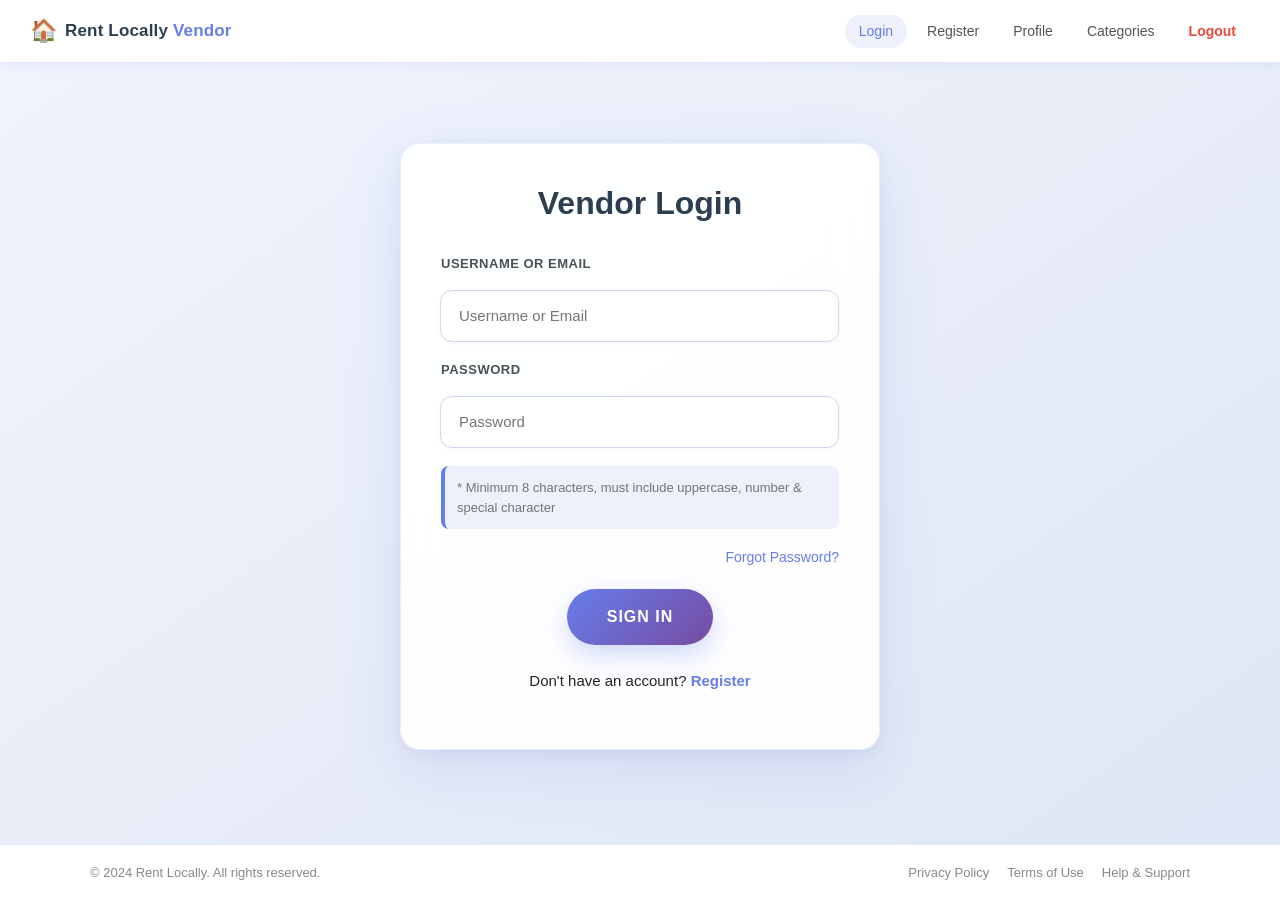
<file: ShaliniR/categories.html>
<!DOCTYPE html>
<html lang="en">
<head>
  <meta charset="UTF-8">
  <meta name="viewport" content="width=device-width, initial-scale=1.0">
  <title>Categories – Rent Locally Vendor</title>
  <link rel="stylesheet" href="https://cdn.jsdelivr.net/npm/bootstrap@5.3.3/dist/css/bootstrap.min.css">
  <link rel="stylesheet" href="style.css">
</head>
<body onload="initCategories()">

<header class="site-header">
  <div class="header-inner">
    <a class="header-logo" href="index.html">
      <span class="logo-icon">🏠</span>
      <span class="logo-text">Rent Locally <span class="logo-vendor">Vendor</span></span>
    </a>
    <nav class="header-nav">
      <a href="index.html">Login</a>
      <a href="register.html">Register</a>
      <a href="profile.html">Profile</a>
      <a href="categories.html" class="active">Categories</a>
      <a href="#" onclick="logout(); return false;">Logout</a>
    </nav>
    <button class="nav-toggle" onclick="toggleMobileNav()" aria-label="Menu">&#9776;</button>
  </div>
</header>

<div class="page-wrap">
<div class="container">
  <div class="profile-header">
    <h1 id="categoryGreeting">Select Your Categories</h1>
    <div class="small-screen-greeting" id="smallScreenGreeting"></div>
  </div>

  <div class="tabs" style="display:grid;grid-template-columns:1fr 1fr;gap:6px;">
  <button class="tab-btn active" onclick="showCategoryTab('product')">🛍 Products</button>
  <button class="tab-btn" onclick="showCategoryTab('services')">🔧 Services</button>
</div>

  <div class="tab-content">
    <!-- PRODUCTS TAB -->
    <div id="product" class="tab-pane active">
      <h3>&#128230; Select Product Categories</h3>
      <div class="category-grid">
        <div class="category-card" onclick="selectCategory('vehicles')">
          <div class="category-icon"><svg viewBox="0 0 64 64" fill="none" xmlns="http://www.w3.org/2000/svg" width="54" height="54"><rect x="6" y="22" width="52" height="22" rx="6" fill="#4F6EF7" opacity=".15"/><path d="M10 34h44M14 44h4m28 0h4" stroke="#4F6EF7" stroke-width="2.5" stroke-linecap="round"/><path d="M8 34l6-14h36l6 14" stroke="#4F6EF7" stroke-width="2.5" stroke-linejoin="round"/><circle cx="18" cy="44" r="5" fill="#fff" stroke="#4F6EF7" stroke-width="2.5"/><circle cx="46" cy="44" r="5" fill="#fff" stroke="#4F6EF7" stroke-width="2.5"/><path d="M28 28h8" stroke="#4F6EF7" stroke-width="2" stroke-linecap="round"/></svg></div>
          <h4>Vehicles &amp; Transport</h4>
          <small>Bicycles, Scooters, Cars, Vans &amp; More</small>
        </div>
        <div class="category-card" onclick="selectCategory('tools_equipment')">
          <div class="category-icon"><svg viewBox="0 0 64 64" fill="none" xmlns="http://www.w3.org/2000/svg" width="54" height="54"><rect x="8" y="8" width="48" height="48" rx="10" fill="#F97316" opacity=".12"/><path d="M20 44l6-6m0 0l14-14m0 0l4-4a6 6 0 018 8l-4 4m-18 2l-10 10" stroke="#F97316" stroke-width="2.5" stroke-linecap="round" stroke-linejoin="round"/><path d="M38 24l2 2" stroke="#F97316" stroke-width="2.5" stroke-linecap="round"/><circle cx="22" cy="42" r="3" fill="#F97316" opacity=".3"/></svg></div>
          <h4>Tools &amp; Machinery</h4>
          <small>Power Tools, Generators, Industrial Equipment</small>
        </div>
        <div class="category-card" onclick="selectCategory('furniture')">
          <div class="category-icon"><svg viewBox="0 0 64 64" fill="none" xmlns="http://www.w3.org/2000/svg" width="54" height="54"><rect x="8" y="8" width="48" height="48" rx="10" fill="#8B5CF6" opacity=".12"/><path d="M16 48V28h6v20M29 48V20h6v28M42 48V32h6v16" stroke="#8B5CF6" stroke-width="2.5" stroke-linecap="round"/><path d="M12 48h40" stroke="#8B5CF6" stroke-width="2.5" stroke-linecap="round"/><rect x="18" y="16" width="2" height="4" rx="1" fill="#8B5CF6"/></svg></div>
          <h4>Furniture &amp; Fixtures</h4>
          <small>Tables, Chairs, Beds, Office &amp; Home Furniture</small>
        </div>
        <div class="category-card" onclick="selectCategory('electronics')">
          <div class="category-icon"><svg viewBox="0 0 64 64" fill="none" xmlns="http://www.w3.org/2000/svg" width="54" height="54"><rect x="8" y="8" width="48" height="48" rx="10" fill="#0EA5E9" opacity=".12"/><rect x="12" y="20" width="40" height="28" rx="5" stroke="#0EA5E9" stroke-width="2.5"/><circle cx="32" cy="34" r="8" stroke="#0EA5E9" stroke-width="2.5"/><circle cx="32" cy="34" r="3" fill="#0EA5E9" opacity=".4"/><rect x="38" y="23" width="8" height="5" rx="2" fill="#0EA5E9" opacity=".5"/></svg></div>
          <h4>Electronics &amp; Gadgets</h4>
          <small>Laptops, Cameras, Projectors, AV Equipment</small>
        </div>
        <div class="category-card" onclick="selectCategory('event_party')">
          <div class="category-icon"><svg viewBox="0 0 64 64" fill="none" xmlns="http://www.w3.org/2000/svg" width="54" height="54"><rect x="8" y="8" width="48" height="48" rx="10" fill="#EC4899" opacity=".12"/><path d="M32 14l4 8h8l-6 5 2 9-8-5-8 5 2-9-6-5h8z" fill="#EC4899" opacity=".3" stroke="#EC4899" stroke-width="2" stroke-linejoin="round"/><path d="M20 38c0 6 5 12 12 12s12-6 12-12" stroke="#EC4899" stroke-width="2.5" stroke-linecap="round"/><path d="M24 44l2-2m10 2l2 2m-8-2v4" stroke="#EC4899" stroke-width="2" stroke-linecap="round"/></svg></div>
          <h4>Event &amp; Celebration</h4>
          <small>Tents, Stage Lighting, Sound Systems, Décor</small>
        </div>
        <div class="category-card" onclick="selectCategory('sports_outdoor')">
          <div class="category-icon"><svg viewBox="0 0 64 64" fill="none" xmlns="http://www.w3.org/2000/svg" width="54" height="54"><rect x="8" y="8" width="48" height="48" rx="10" fill="#10B981" opacity=".12"/><path d="M12 50l20-34 20 34H12z" stroke="#10B981" stroke-width="2.5" stroke-linejoin="round" fill="#10B981" fill-opacity=".15"/><path d="M32 16v-6M32 50v4" stroke="#10B981" stroke-width="2.5" stroke-linecap="round"/><path d="M22 38h20" stroke="#10B981" stroke-width="2" stroke-linecap="round"/></svg></div>
          <h4>Sports &amp; Recreation</h4>
          <small>Camping, Cricket, Gym &amp; Outdoor Gear</small>
        </div>
        <div class="category-card" onclick="selectCategory('baby_kids')">
          <div class="category-icon"><svg viewBox="0 0 64 64" fill="none" xmlns="http://www.w3.org/2000/svg" width="54" height="54"><rect x="8" y="8" width="48" height="48" rx="10" fill="#F59E0B" opacity=".12"/><circle cx="22" cy="28" r="6" stroke="#F59E0B" stroke-width="2.5"/><path d="M28 28h8m0 0a6 6 0 016 6v10H10V34a6 6 0 016-6h12" stroke="#F59E0B" stroke-width="2.5" stroke-linecap="round"/><path d="M24 44v4m8-4v4m8-4v4" stroke="#F59E0B" stroke-width="2" stroke-linecap="round"/></svg></div>
          <h4>Baby &amp; Children</h4>
          <small>Prams, Cots, Toys, Kids' Cycles &amp; Accessories</small>
        </div>
        <div class="category-card" onclick="selectCategory('construction')">
          <div class="category-icon"><svg viewBox="0 0 64 64" fill="none" xmlns="http://www.w3.org/2000/svg" width="54" height="54"><rect x="8" y="8" width="48" height="48" rx="10" fill="#6366F1" opacity=".12"/><path d="M10 50h44M14 50V28l18-14 18 14v22" stroke="#6366F1" stroke-width="2.5" stroke-linecap="round" stroke-linejoin="round"/><rect x="24" y="36" width="16" height="14" rx="2" stroke="#6366F1" stroke-width="2"/><path d="M28 36v-4m8 4v-4" stroke="#6366F1" stroke-width="2" stroke-linecap="round"/></svg></div>
          <h4>Construction &amp; Infrastructure</h4>
          <small>Scaffolding, Heavy Machinery, Safety Equipment</small>
        </div>
      </div>
      

      <div id="productSubCategories" style="display:none; margin-top:30px;">
        <h4 id="subCategoryTitle">Select Products</h4>
        <div class="product-grid" id="productList"></div>
      </div>
    </div>

    <!-- SERVICES TAB -->
    <div id="services" class="tab-pane">
      <h3>&#128295; Select Service Categories</h3>
      <div class="category-grid">
        <div class="category-card" onclick="selectService('delivery')">
          <div class="category-icon"><svg viewBox="0 0 64 64" fill="none" xmlns="http://www.w3.org/2000/svg" width="54" height="54"><rect x="4" y="8" width="56" height="48" rx="10" fill="#3B82F6" opacity=".1"/><rect x="8" y="26" width="36" height="20" rx="4" stroke="#3B82F6" stroke-width="2.5"/><path d="M44 32h8l4 8v6h-12V32z" stroke="#3B82F6" stroke-width="2.5" stroke-linejoin="round"/><circle cx="18" cy="48" r="4" fill="#fff" stroke="#3B82F6" stroke-width="2.5"/><circle cx="48" cy="48" r="4" fill="#fff" stroke="#3B82F6" stroke-width="2.5"/></svg></div>
          <h4>Logistics &amp; Delivery</h4>
          <small>Local Shifting, Parcel Delivery, Goods Transport</small>
        </div>
        <div class="category-card" onclick="selectService('driver')">
          <div class="category-icon"><svg viewBox="0 0 64 64" fill="none" xmlns="http://www.w3.org/2000/svg" width="54" height="54"><rect x="8" y="8" width="48" height="48" rx="10" fill="#6366F1" opacity=".1"/><circle cx="32" cy="22" r="8" stroke="#6366F1" stroke-width="2.5"/><path d="M16 50c0-8.8 7.2-16 16-16s16 7.2 16 16" stroke="#6366F1" stroke-width="2.5" stroke-linecap="round"/><path d="M42 36l6-4m-26 4l-6-4" stroke="#6366F1" stroke-width="2" stroke-linecap="round"/></svg></div>
          <h4>Professional Driver Services</h4>
          <small>Car, Tempo &amp; Commercial Vehicle Drivers</small>
        </div>
        <div class="category-card" onclick="selectService('plumbing')">
          <div class="category-icon"><svg viewBox="0 0 64 64" fill="none" xmlns="http://www.w3.org/2000/svg" width="54" height="54"><rect x="8" y="8" width="48" height="48" rx="10" fill="#06B6D4" opacity=".1"/><path d="M28 14c0 8-10 12-10 22a14 14 0 0028 0c0-10-10-14-10-22" stroke="#06B6D4" stroke-width="2.5" stroke-linecap="round"/><path d="M32 44v4M24 46l2-2m12 2l-2-2" stroke="#06B6D4" stroke-width="2" stroke-linecap="round"/><ellipse cx="32" cy="36" rx="6" ry="4" fill="#06B6D4" opacity=".2"/></svg></div>
          <h4>Plumbing Services</h4>
          <small>Pipe Fitting, Leak Repair, Sanitary Installation</small>
        </div>
        <div class="category-card" onclick="selectService('electrical')">
          <div class="category-icon"><svg viewBox="0 0 64 64" fill="none" xmlns="http://www.w3.org/2000/svg" width="54" height="54"><rect x="8" y="8" width="48" height="48" rx="10" fill="#EAB308" opacity=".1"/><path d="M36 10L20 34h16L28 54l20-26H32L36 10z" fill="#EAB308" fill-opacity=".2" stroke="#EAB308" stroke-width="2.5" stroke-linejoin="round"/></svg></div>
          <h4>Electrical Services</h4>
          <small>Wiring, Switchboard Fitting, Electrical Repairs</small>
        </div>
        <div class="category-card" onclick="selectService('cleaning')">
          <div class="category-icon"><svg viewBox="0 0 64 64" fill="none" xmlns="http://www.w3.org/2000/svg" width="54" height="54"><rect x="8" y="8" width="48" height="48" rx="10" fill="#10B981" opacity=".1"/><path d="M16 52V28c0-4 4-6 8-4l8 4 8-4c4-2 8 0 8 4v24" stroke="#10B981" stroke-width="2.5" stroke-linecap="round"/><path d="M12 52h40M24 38h16M24 44h10" stroke="#10B981" stroke-width="2" stroke-linecap="round"/></svg></div>
          <h4>Cleaning &amp; Housekeeping</h4>
          <small>Residential, Commercial &amp; Deep Cleaning Services</small>
        </div>
        <div class="category-card" onclick="selectService('photography')">
          <div class="category-icon"><svg viewBox="0 0 64 64" fill="none" xmlns="http://www.w3.org/2000/svg" width="54" height="54"><rect x="8" y="8" width="48" height="48" rx="10" fill="#EC4899" opacity=".1"/><circle cx="32" cy="28" r="10" stroke="#EC4899" stroke-width="2.5"/><circle cx="32" cy="28" r="4" fill="#EC4899" opacity=".3"/><path d="M16 52c2-6 8-10 16-10s14 4 16 10" stroke="#EC4899" stroke-width="2.5" stroke-linecap="round"/><path d="M44 18l6-4M20 18l-6-4" stroke="#EC4899" stroke-width="2" stroke-linecap="round"/></svg></div>
          <h4>Photography &amp; Videography</h4>
          <small>Weddings, Events, Product &amp; Corporate Shoots</small>
        </div>
        <div class="category-card" onclick="selectService('event_setup')">
          <div class="category-icon"><svg viewBox="0 0 64 64" fill="none" xmlns="http://www.w3.org/2000/svg" width="54" height="54"><rect x="8" y="8" width="48" height="48" rx="10" fill="#8B5CF6" opacity=".1"/><path d="M14 46V24l18-10 18 10v22l-18 8-18-8z" stroke="#8B5CF6" stroke-width="2.5" stroke-linejoin="round" fill="#8B5CF6" fill-opacity=".1"/><circle cx="32" cy="32" r="6" stroke="#8B5CF6" stroke-width="2"/><path d="M32 16v6M32 42v6M18 32h6M40 32h6" stroke="#8B5CF6" stroke-width="2" stroke-linecap="round"/></svg></div>
          <h4>Event Management &amp; Setup</h4>
          <small>Decoration, Stage Setup, Catering &amp; Coordination</small>
        </div>
        <div class="category-card" onclick="selectService('labour')">
          <div class="category-icon"><svg viewBox="0 0 64 64" fill="none" xmlns="http://www.w3.org/2000/svg" width="54" height="54"><rect x="8" y="8" width="48" height="48" rx="10" fill="#F97316" opacity=".1"/><circle cx="32" cy="22" r="8" stroke="#F97316" stroke-width="2.5"/><path d="M16 52c0-8.8 7.2-16 16-16s16 7.2 16 16" stroke="#F97316" stroke-width="2.5" stroke-linecap="round"/><path d="M26 36l-4 4 4 4m12-8l4 4-4 4" stroke="#F97316" stroke-width="2" stroke-linecap="round" stroke-linejoin="round"/></svg></div>
          <h4>Skilled Labour &amp; Helpers</h4>
          <small>Loading, Unloading, Site Work &amp; General Assistance</small>
        </div>
        <div class="category-card" onclick="selectService('cctv')">
          <div class="category-icon"><svg viewBox="0 0 64 64" fill="none" xmlns="http://www.w3.org/2000/svg" width="54" height="54"><rect x="8" y="8" width="48" height="48" rx="10" fill="#0EA5E9" opacity=".1"/><rect x="10" y="18" width="36" height="28" rx="4" stroke="#0EA5E9" stroke-width="2.5"/><path d="M46 28l8-6v20l-8-6" stroke="#0EA5E9" stroke-width="2.5" stroke-linejoin="round"/><circle cx="22" cy="30" r="4" fill="#0EA5E9" opacity=".3"/></svg></div>
          <h4>CCTV &amp; Security Installation</h4>
          <small>Camera Fitting, System Setup &amp; Maintenance</small>
        </div>
        <div class="category-card" onclick="selectService('ip_person')">
          <div class="category-icon"><svg viewBox="0 0 64 64" fill="none" xmlns="http://www.w3.org/2000/svg" width="54" height="54"><rect x="8" y="8" width="48" height="48" rx="10" fill="#6366F1" opacity=".1"/><rect x="18" y="20" width="28" height="20" rx="4" stroke="#6366F1" stroke-width="2.5"/><path d="M24 40v4M40 40v4M12 48h40" stroke="#6366F1" stroke-width="2" stroke-linecap="round"/><path d="M26 28h12M26 34h8" stroke="#6366F1" stroke-width="2" stroke-linecap="round"/></svg></div>
          <h4>IT Support &amp; Networking</h4>
          <small>Network Setup, Technical Support &amp; IT Solutions</small>
        </div>
        <div class="category-card" onclick="selectService('other')" id="otherServiceCard">
          <div class="category-icon"><svg viewBox="0 0 64 64" fill="none" xmlns="http://www.w3.org/2000/svg" width="54" height="54"><rect x="8" y="8" width="48" height="48" rx="10" fill="#10B981" opacity=".1"/><circle cx="32" cy="32" r="18" stroke="#10B981" stroke-width="2.5"/><path d="M32 24v16M24 32h16" stroke="#10B981" stroke-width="2.5" stroke-linecap="round"/></svg></div>
          <h4>Custom Services</h4>
          <small>List any service not mentioned above</small>
        </div>
      </div>

      <!-- Other Service Name Input (shown only when Other is selected) -->
      <div id="otherServiceNameSection" style="display:none; margin-top:20px;">
        <div class="form-box-card" style="padding:16px 20px;">
          <div class="form-group">
            <label>Service Name <span style="color:red;">*</span></label>
            <input type="text" id="otherServiceNameInput" placeholder="e.g. AC Repair, Painting, Carpentry...">
          </div>
        </div>
      </div>

      <div id="serviceLocation" style="display:none; margin-top:25px;">
        <h4>&#128205; Select Work Location</h4>
        <div class="form-grid">
          <div class="form-group">
            <label>State <span style="color:red;">*</span></label>
            <select id="serviceState" onchange="loadCitiesForState()">
              <option value="">-- Select State --</option>
            </select>
          </div>
          <div class="form-group">
            <label>City <span style="color:red;">*</span></label>
            <select id="serviceCity">
              <option value="">-- Select City --</option>
            </select>
          </div>
          <div class="form-group full-width">
            <label>GPS Location</label>
            <div style="display:flex;flex-direction:column;gap:8px;">
              <input type="text" id="gpsLocation" placeholder="e.g. 12.9716° N, 77.5946° E" style="width:100%;box-sizing:border-box;">
              <button type="button" class="main-btn" style="width:100%;padding:12px 16px;" onclick="detectGPS()">&#127757; Detect My Location</button>
            </div>
            <small style="color:#888;margin-top:4px;display:block;">We'll use this to show your service area to nearby customers.</small>
          </div>
        </div>
      </div>

      <div id="servicePricing" style="display:none; margin-top:30px;">
        <h4>&#128176; Set Your Charges</h4>
        <div class="service-pricing-row">
          <div class="form-group">
            <label>Charge Per</label>
            <select id="chargePer">
              <option value="hour">Per Hour</option>
              <option value="day">Per Day</option>
              <option value="job">Per Job</option>
            </select>
          </div>
          <div class="form-group">
            <label>Rate (&#8377;)</label>
            <input type="number" id="rate" placeholder="Rate (&#8377;)" min="0">
          </div>
        </div>
      </div>
    </div>
  </div>

  <div class="profile-actions">
  <button class="main-btn" onclick="saveCategories()">Submit</button>

  <button class="main-btn"
    style="background:linear-gradient(135deg,#28a745,#20c997);"
    onclick="toggleAddCustomerProduct()">
    + Add Custom Products
  </button>
</div>
<!-- ADD CUSTOMER PRODUCT SECTION -->
<div id="addCustomerProductSection" style="display:none; margin-top:30px;">
  <div class="form-box-card">
    <h3>+ Add Custom Product</h3>

    <div class="form-grid">

      <div class="form-group">
        <label>Product Name <span style="color:red;">*</span></label>
        <input type="text" id="customerProductName" placeholder="e.g. Party Speaker">
      </div>

      <div class="form-group">
        <label>Brand <span style="color:red;">*</span></label>
        <input type="text" id="customerProductBrand" placeholder="e.g. JBL">
      </div>

      <div class="form-group full-width">
        <label>Specifications</label>
        <textarea id="customerProductSpecs"
          placeholder="e.g. 500W Sound, Bluetooth, Battery 6hrs"
          rows="3"
          style="resize:vertical;">
        </textarea>
      </div>

    </div>

    <div class="profile-actions" style="margin-top:10px;">
      <button class="main-btn" onclick="saveCustomerProduct()">Save Product</button>

      <button class="main-btn"
        onclick="toggleAddCustomerProduct()"
        style="background:linear-gradient(135deg,#6c757d,#495057);">
        Cancel
      </button>
    </div>
  </div>
</div>
</div>
</div>

<footer class="site-footer">
  <div class="footer-inner">
    <span class="footer-copy">&copy; 2024 Rent Locally. All rights reserved.</span>
    <div class="footer-links">
      <a href="#">Privacy Policy</a>
      <a href="#">Terms of Use</a>
      <a href="#">Help &amp; Support</a>
    </div>
  </div>
</footer>

<script>
  function toggleMobileNav() {
    document.querySelector('.header-nav').classList.toggle('nav-open');
  }
</script>
<script src="script.js"></script>
</body>
</html>
</file>
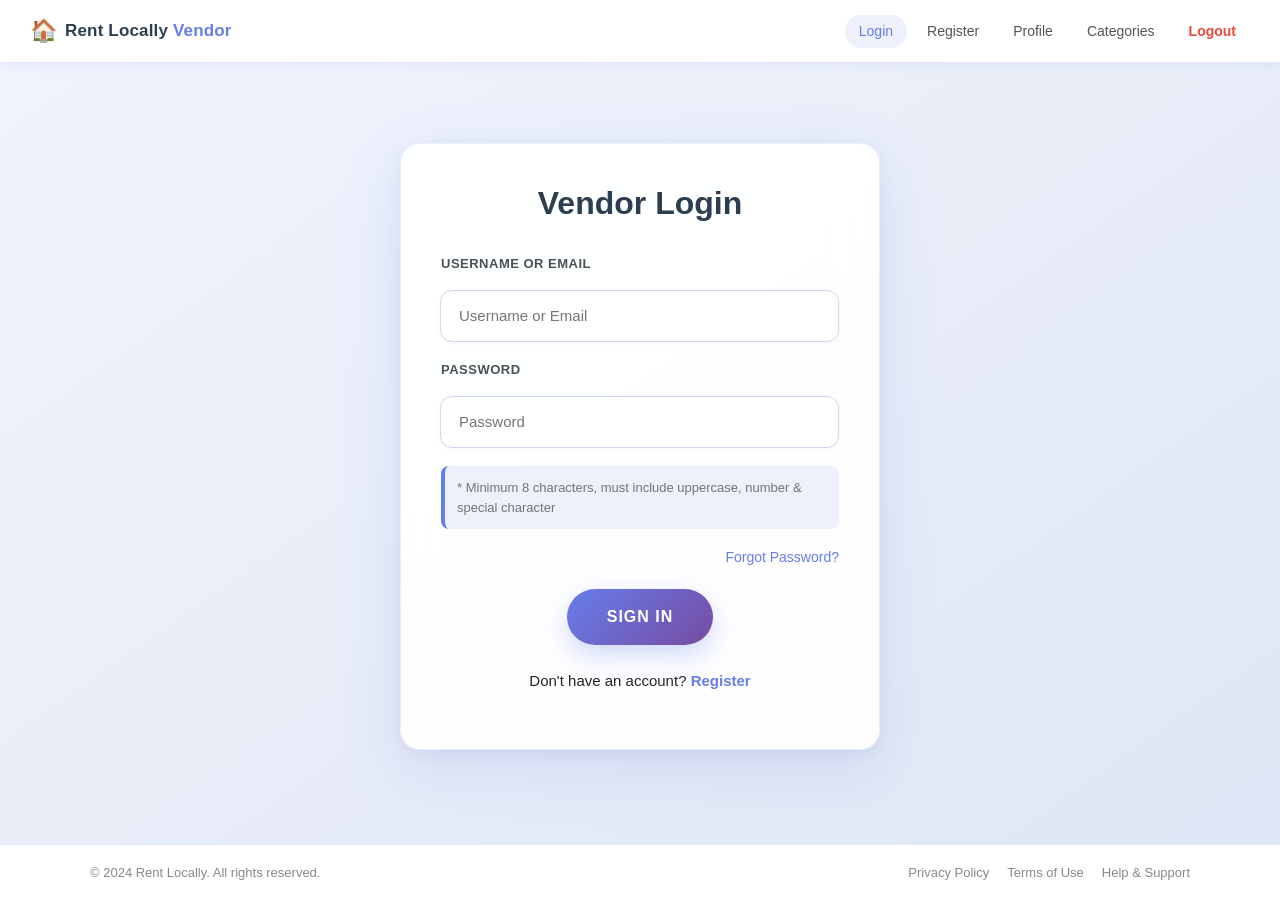
<file: ShaliniR/product-subcategory.html>
<!DOCTYPE html>
<html lang="en">
<head>
  <meta charset="UTF-8">
  <meta name="viewport" content="width=device-width, initial-scale=1.0">
  <title>Product Subcategories – Rent Locally Vendor</title>
  <link rel="stylesheet" href="https://cdn.jsdelivr.net/npm/bootstrap@5.3.3/dist/css/bootstrap.min.css">
  <link rel="stylesheet" href="style.css">
</head>
<body onload="initSubcategoryPage()">

<header class="site-header">
  <div class="header-inner">
    <a class="header-logo" href="index.html">
      <span class="logo-icon">🏠</span>
      <span class="logo-text">Rent Locally <span class="logo-vendor">Vendor</span></span>
    </a>
    <nav class="header-nav">
      <a href="index.html">Login</a>
      <a href="register.html">Register</a>
      <a href="profile.html">Profile</a>
      <a href="categories.html">Categories</a>
      <a href="#" onclick="logout(); return false;">Logout</a>
    </nav>
    <button class="nav-toggle" onclick="toggleMobileNav()" aria-label="Menu">&#9776;</button>
  </div>
</header>

<div class="page-wrap">
<div class="container">
  <div class="profile-header">
    <h1 id="subPageTitle">Select Products</h1>
    <button class="logout-btn main-btn" onclick="window.location.href='categories.html'">&#8592; Back</button>
  </div>

  <div class="tab-content">
    <div class="tab-pane active">
      <h3 id="subPageHeading">&#128230; Select a Subcategory</h3>
      <div class="category-grid" id="subcategoryGrid"></div>
    </div>
  </div>

  <div id="productDetailSection" style="display:none; margin-top:30px;">
    <div class="form-box-card">
      <h3 id="productDetailTitle">Product Details</h3>

      <div class="form-grid" style="margin-top:20px;">
        <div class="form-group">
          <label>Brand <span style="color:red;">*</span></label>
          <select id="brandSelect">
            <option value="">-- Select Brand --</option>
          </select>
        </div>
      </div>

      <div id="specsSection" style="margin-top:20px;">
        <h4>&#128295; Specifications</h4>
        <div class="form-grid" id="specsGrid"></div>
      </div>

      <div id="photoUploadSection" style="margin-top:24px;">
        <h4>&#128247; Product Photos</h4>
        <p style="font-size:13px;color:#888;margin-bottom:12px;">Upload up to 4 photos — Front, Back, Left side, Right side</p>
        <div class="photo-upload-grid">
          <div class="photo-upload-box" onclick="document.getElementById('photoFront').click()">
            <input type="file" id="photoFront" accept="image/*" style="display:none" onchange="previewPhoto(this,'prevFront','lblFront')">
            <img id="prevFront" src="" alt="" style="display:none;">
            <div id="lblFront" class="photo-upload-placeholder">
              <span class="photo-icon">📷</span>
              <span>Front</span>
            </div>
          </div>
          <div class="photo-upload-box" onclick="document.getElementById('photoBack').click()">
            <input type="file" id="photoBack" accept="image/*" style="display:none" onchange="previewPhoto(this,'prevBack','lblBack')">
            <img id="prevBack" src="" alt="" style="display:none;">
            <div id="lblBack" class="photo-upload-placeholder">
              <span class="photo-icon">📷</span>
              <span>Back</span>
            </div>
          </div>
          <div class="photo-upload-box" onclick="document.getElementById('photoLeft').click()">
            <input type="file" id="photoLeft" accept="image/*" style="display:none" onchange="previewPhoto(this,'prevLeft','lblLeft')">
            <img id="prevLeft" src="" alt="" style="display:none;">
            <div id="lblLeft" class="photo-upload-placeholder">
              <span class="photo-icon">📷</span>
              <span>Left Side</span>
            </div>
          </div>
          <div class="photo-upload-box" onclick="document.getElementById('photoRight').click()">
            <input type="file" id="photoRight" accept="image/*" style="display:none" onchange="previewPhoto(this,'prevRight','lblRight')">
            <img id="prevRight" src="" alt="" style="display:none;">
            <div id="lblRight" class="photo-upload-placeholder">
              <span class="photo-icon">📷</span>
              <span>Right Side</span>
            </div>
          </div>
        </div>
      </div>

      <div class="profile-actions" style="margin-top:20px;">
        <button class="main-btn" onclick="saveProductSelection()">&#10003; Save Product</button>
        <button class="main-btn" style="background:linear-gradient(135deg,#28a745,#20c997);" onclick="toggleAddProduct()">&#43; Add Custom Product</button>
      </div>
    </div>
  </div>

  <div id="addProductSection" style="display:none; margin-top:30px;">
    <div class="form-box-card">
      <h3>&#43; Add New Product</h3>
      <div class="form-grid">
        <div class="form-group">
          <label>Product Name <span style="color:red;">*</span></label>
          <input type="text" id="customProductName" placeholder="e.g. Gaming Laptop">
        </div>
        <div class="form-group">
          <label>Brand <span style="color:red;">*</span></label>
          <input type="text" id="customBrand" placeholder="e.g. Asus">
        </div>
        <div class="form-group">
          <label>Manufacturing Year <span style="color:red;">*</span></label>
          <select id="customMfgYear">
            <option value="">-- Select Year --</option>
            <script>
              (function(){
                var cy = new Date().getFullYear();
                for(var y=cy;y>=1990;y--){
                  document.write('<option value="'+y+'">'+y+'</option>');
                }
              })();
            </script>
          </select>
        </div>
        <div class="form-group full-width">
          <label>Specifications</label>
          <textarea id="customSpecs" placeholder="e.g. RAM: 16GB, Storage: 512GB SSD, Processor: i7" rows="3" style="resize:vertical;"></textarea>
        </div>
      </div>
      <div class="profile-actions" style="margin-top:10px;">
        <button class="main-btn" onclick="saveCustomProduct()">&#128190; Add Product</button>
        <button class="main-btn" onclick="toggleAddProduct()" style="background:linear-gradient(135deg,#6c757d,#495057);">Cancel</button>
      </div>
    </div>
  </div>

</div>
</div>

<footer class="site-footer">
  <div class="footer-inner">
    <span class="footer-copy">&copy; 2024 Rent Locally. All rights reserved.</span>
    <div class="footer-links">
      <a href="#">Privacy Policy</a>
      <a href="#">Terms of Use</a>
      <a href="#">Help &amp; Support</a>
    </div>
  </div>
</footer>

<script>
  function toggleMobileNav() {
    document.querySelector('.header-nav').classList.toggle('nav-open');
  }
</script>
<script src="script.js"></script>
</body>
</html>
</file>
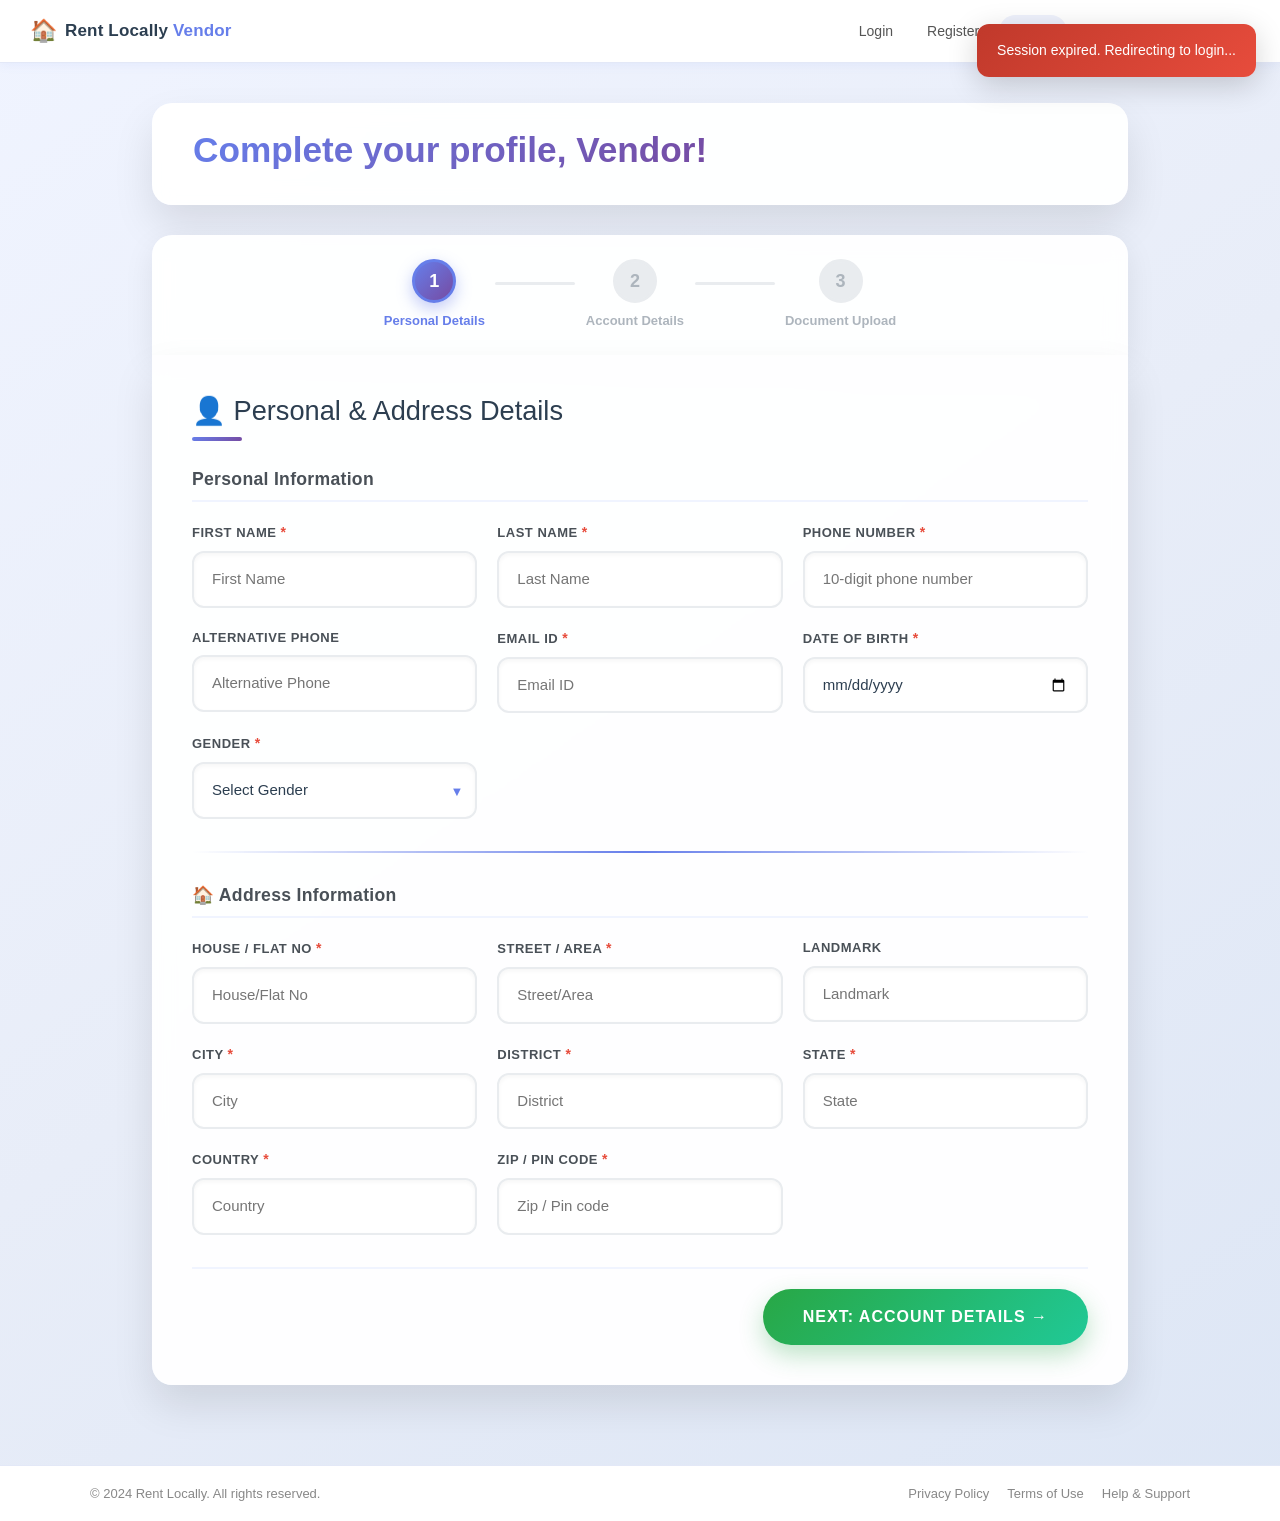
<file: ShaliniR/profile.html>
<!DOCTYPE html>
<html lang="en">
<head>
  <meta charset="UTF-8">
  <meta name="viewport" content="width=device-width, initial-scale=1.0">
  <title>Vendor Profile – Rent Locally</title>
  <link rel="stylesheet" href="https://cdn.jsdelivr.net/npm/bootstrap@5.3.3/dist/css/bootstrap.min.css">
  <link rel="stylesheet" href="style.css">
</head>
<body onload="initProfile()">

<header class="site-header">
  <div class="header-inner">
    <a class="header-logo" href="index.html">
      <span class="logo-icon">🏠</span>
      <span class="logo-text">Rent Locally <span class="logo-vendor">Vendor</span></span>
    </a>
    <nav class="header-nav">
      <a href="index.html">Login</a>
      <a href="register.html">Register</a>
      <a href="profile.html" class="active">Profile</a>
      <a href="categories.html">Categories</a>
      <a href="#" onclick="logout(); return false;">Logout</a>
    </nav>
    <button class="nav-toggle" onclick="toggleMobileNav()" aria-label="Menu">&#9776;</button>
  </div>
</header>

<div class="page-wrap">
<div class="container">
  <div class="profile-header">
    <h1 id="userGreeting">Welcome, Vendor!</h1>
  </div>

  <!-- Step Indicator -->
  <div class="step-indicator">
    <div class="step-item active" id="stepIndicator1" onclick="tryGoToStep(1)">
      <div class="step-circle">1</div>
      <div class="step-label">Personal Details</div>
    </div>
    <div class="step-connector"></div>
    <div class="step-item" id="stepIndicator2" onclick="tryGoToStep(2)">
      <div class="step-circle">2</div>
      <div class="step-label">Account Details</div>
    </div>
    <div class="step-connector"></div>
    <div class="step-item" id="stepIndicator3" onclick="tryGoToStep(3)">
      <div class="step-circle">3</div>
      <div class="step-label">Document Upload</div>
    </div>
  </div>

  <div class="tab-content">

    <!-- STEP 1: PERSONAL DETAILS -->
    <div id="step1" class="tab-pane active">
      <h3>&#128100; Personal &amp; Address Details</h3>

      <div class="section-block">
        <h4 class="section-sub-heading">Personal Information</h4>
        <div class="form-grid">
          <div class="form-group">
            <label>First Name <span class="required-star">*</span></label>
            <input type="text" id="firstName" placeholder="First Name">
          </div>
          <div class="form-group">
            <label>Last Name <span class="required-star">*</span></label>
            <input type="text" id="lastName" placeholder="Last Name">
          </div>
          <div class="form-group">
            <label>Phone Number <span class="required-star">*</span></label>
            <input type="tel" id="phone" placeholder="10-digit phone number" maxlength="10" oninput="this.value=this.value.replace(/[^0-9]/g,'').slice(0,10)">
          </div>
          <div class="form-group">
            <label>Alternative Phone</label>
            <input type="tel" id="altPhone" placeholder="Alternative Phone" maxlength="10" oninput="this.value=this.value.replace(/[^0-9]/g,'').slice(0,10)">
          </div>
          <div class="form-group">
            <label>Email ID <span class="required-star">*</span></label>
            <input type="email" id="email" placeholder="Email ID">
          </div>
          <div class="form-group">
            <label>Date of Birth <span class="required-star">*</span></label>
            <input type="date" id="dob">
          </div>
          <div class="form-group">
            <label>Gender <span class="required-star">*</span></label>
            <div class="select-wrapper">
              <select id="gender">
                <option value="">Select Gender</option>
                <option value="Male">Male</option>
                <option value="Female">Female</option>
                <option value="Other">Other</option>
              </select>
              <span class="select-arrow">&#9660;</span>
            </div>
          </div>
        </div>
      </div>

      <div class="section-divider"></div>

      <div class="section-block">
        <h4 class="section-sub-heading">&#127968; Address Information</h4>
        <div class="form-grid">
          <div class="form-group">
            <label>House / Flat No <span class="required-star">*</span></label>
            <input type="text" id="house" placeholder="House/Flat No">
          </div>
          <div class="form-group">
            <label>Street / Area <span class="required-star">*</span></label>
            <input type="text" id="street" placeholder="Street/Area">
          </div>
          <div class="form-group">
            <label>Landmark</label>
            <input type="text" id="landmark" placeholder="Landmark">
          </div>
          <div class="form-group">
            <label>City <span class="required-star">*</span></label>
            <input type="text" id="city" placeholder="City">
          </div>
          <div class="form-group">
            <label>District <span class="required-star">*</span></label>
            <input type="text" id="district" placeholder="District">
          </div>
          <div class="form-group">
            <label>State <span class="required-star">*</span></label>
            <input type="text" id="state" placeholder="State">
          </div>
          <div class="form-group">
            <label>Country <span class="required-star">*</span></label>
            <input type="text" id="country" placeholder="Country">
          </div>
          <div class="form-group">
            <label>Zip / Pin Code <span class="required-star">*</span></label>
            <input type="text" id="postal" placeholder="Zip / Pin code">
          </div>
        </div>
      </div>

      <div class="step-actions">
        <button class="main-btn primary-submit" onclick="goToStep(2)">Next: Account Details &#8594;</button>
      </div>
    </div>

    <!-- STEP 2: ACCOUNT DETAILS -->
    <div id="step2" class="tab-pane">
      <h3>&#127970; Account &amp; Banking Details</h3>

      <div class="section-block">
        <h4 class="section-sub-heading">Banking Information</h4>
        <div class="form-grid">
          <div class="form-group full-width">
            <label>Beneficiary Name <span class="required-star">*</span></label>
            <input type="text" id="Beneficiaryname" placeholder="Enter Beneficiary Name">
          </div>
          <div class="form-group full-width">
            <label>Bank Name <span class="required-star">*</span></label>
            <input type="text" id="BankName" placeholder="Enter Bank Name">
          </div>
          <div class="form-group">
            <label>Account Number <span class="required-star">*</span></label>
            <input type="text" id="AccountNumber" placeholder="Account Number">
          </div>
          <div class="form-group">
            <label>IFSC Code <span class="required-star">*</span></label>
            <input type="text" id="ifsc" placeholder="IFSC Code">
          </div>
          <div class="form-group full-width">
            <label>GST Number <span style="font-weight:400; color:#888;">(Optional)</span></label>
            <input type="text" id="gstNumber" placeholder="Enter GST Number">
          </div>
          <div class="form-group full-width">
            <label>Account Type <span class="required-star">*</span></label>
            <div class="select-wrapper">
              <select id="accountType">
                <option value="">Select Account Type</option>
                <option value="savings">Savings</option>
                <option value="current">Current</option>
              </select>
              <span class="select-arrow">&#9660;</span>
            </div>
          </div>
          <div class="form-group full-width">
            <label>Branch Address <span class="required-star">*</span></label>
            <textarea id="branchAddress" rows="3" placeholder="Branch Address"></textarea>
          </div>
        </div>
      </div>

      <div class="section-block">
        <h4 class="section-sub-heading">Passbook Upload</h4>
        <div class="form-grid">
          <div class="form-group full-width">
            <label>Passbook <span class="required-star">*</span></label>
            <div class="file-upload-area" onclick="document.getElementById('passbook').click()">
              <input type="file" id="passbook" accept="image/*" onchange="handleFileUpload('passbook')" style="display:none;">
              <div class="file-upload-icon">&#128196;</div>
              <div class="file-upload-text">Click to upload your Passbook</div>
              <div class="file-upload-hint">Supports: JPG, PNG, PDF (Max 5MB)</div>
              <div class="file-upload-name" id="passbookFileName"></div>
            </div>
            <img id="passbookPreview" class="file-preview" alt="Passbook Preview" style="display:none;">
          </div>
        </div>
      </div>

      <div class="step-actions">
        <button class="main-btn" onclick="goToStep(1)" style="background:linear-gradient(135deg,#6c757d,#495057);">&#8592; Back</button>
        <button class="main-btn primary-submit" onclick="goToStep(3)">Next: Document Upload &#8594;</button>
      </div>
    </div>

    <!-- STEP 3: DOCUMENT UPLOAD -->
    <div id="step3" class="tab-pane">
      <h3>&#128196; Document Upload</h3>

      <div class="section-block">
        <h4 class="section-sub-heading">Identity Documents</h4>
        <div class="form-grid">
          <div class="form-group full-width">
            <label>Aadhar Card <span class="required-star">*</span></label>
            <div class="file-upload-area" onclick="document.getElementById('aadhar').click()">
              <input type="file" id="aadhar" accept="image/*" onchange="handleFileUpload('aadhar')" style="display:none;">
              <div class="file-upload-icon">&#128196;</div>
              <div class="file-upload-text">Click to upload Vendor Aadhar Card</div>
              <div class="file-upload-hint">Supports: JPG, PNG, PDF (Max 5MB)</div>
              <div class="file-upload-name" id="aadharFileName"></div>
            </div>
            <img id="aadharPreview" class="file-preview" alt="Aadhar Preview" style="display:none;">
          </div>
          <div class="form-group full-width">
            <label>PAN Card <span class="required-star">*</span></label>
            <div class="file-upload-area" onclick="document.getElementById('pan').click()">
              <input type="file" id="pan" accept="image/*" onchange="handleFileUpload('pan')" style="display:none;">
              <div class="file-upload-icon">&#128196;</div>
              <div class="file-upload-text">Click to upload Vendor PAN Card</div>
              <div class="file-upload-hint">Supports: JPG, PNG, PDF (Max 5MB)</div>
              <div class="file-upload-name" id="panFileName"></div>
            </div>
            <img id="panPreview" class="file-preview" alt="PAN Preview" style="display:none;">
          </div>
          <div class="form-group full-width">
            <label>Photo <span class="required-star">*</span></label>
            <div class="file-upload-area" onclick="document.getElementById('photo').click()">
              <input type="file" id="photo" accept="image/*" onchange="handleFileUpload('photo')" style="display:none;">
              <div class="file-upload-icon">&#128247;</div>
              <div class="file-upload-text">Click to upload Vendor Photo</div>
              <div class="file-upload-hint">Supports: JPG, PNG (Max 5MB)</div>
              <div class="file-upload-name" id="photoFileName"></div>
            </div>
            <img id="photoPreview" class="file-preview" alt="Photo Preview" style="display:none;">
          </div>
          <div class="form-group full-width">
            <label>Signature <span class="required-star">*</span></label>
            <div class="file-upload-area" onclick="document.getElementById('signature').click()">
              <input type="file" id="signature" accept="image/*" onchange="handleFileUpload('signature')" style="display:none;">
              <div class="file-upload-icon">&#9999;</div>
              <div class="file-upload-text">Click to upload Vendor Signature</div>
              <div class="file-upload-hint">Supports: JPG, PNG (Max 5MB)</div>
              <div class="file-upload-name" id="signatureFileName"></div>
            </div>
            <img id="signaturePreview" class="file-preview" alt="Signature Preview" style="display:none;">
          </div>
        </div>
      </div>

      <div class="step-actions">
        <button class="main-btn" onclick="goToStep(2)" style="background:linear-gradient(135deg,#6c757d,#495057);">&#8592; Back</button>
        <button class="main-btn primary-submit" onclick="saveProfileData()">Submit Profile &amp; Continue &#8594;</button>
      </div>
    </div>

  </div>
</div>
</div>

<footer class="site-footer">
  <div class="footer-inner">
    <span class="footer-copy">&copy; 2024 Rent Locally. All rights reserved.</span>
    <div class="footer-links">
      <a href="#">Privacy Policy</a>
      <a href="#">Terms of Use</a>
      <a href="#">Help &amp; Support</a>
    </div>
  </div>
</footer>

<script>
  function toggleMobileNav() {
    document.querySelector('.header-nav').classList.toggle('nav-open');
  }
</script>
<script src="script.js"></script>
</body>
</html>
</file>
<file: Sahana/styles.css>
*, *::before, *::after { box-sizing: border-box; margin: 0; padding: 0; }

  :root {
    --cream: #F9F5EE;
    --ink: #1C1A17;
    --rust: #C8562A;
    --rust-light: #E06B3A;
    --sage: #6B8F71;
    --warm-gray: #8C8278;
    --light-gray: #EDE9E1;
    --white: #FFFFFF;
    --shadow: rgba(28,26,23,0.12);
  }

  body {
    font-family: 'DM Sans', sans-serif;
    background-color: var(--cream);
    min-height: 100vh;
    display: flex;
    overflow: hidden;
    scroll-behavior: smooth;
  }

  /* LEFT PANEL */
  .left-panel {
    width: 45%;
    background: var(--ink);
    position: relative;
    display: flex;
    flex-direction: column;
    padding: 52px 48px;
    overflow: hidden;
    flex-shrink: 0;
  }

  .left-panel::before {
    content: '';
    position: absolute;
    top: -80px; right: -80px;
    width: 340px; height: 340px;
    border-radius: 50%;
    background: radial-gradient(circle, rgba(200,86,42,0.22) 0%, transparent 70%);
  }

  .left-panel::after {
    content: '';
    position: absolute;
    bottom: -60px; left: -60px;
    width: 280px; height: 280px;
    border-radius: 50%;
    background: radial-gradient(circle, rgba(107,143,113,0.18) 0%, transparent 70%);
  }

  .brand {
    display: flex;
    align-items: center;
    gap: 12px;
    position: relative;
    z-index: 2;
  }

  .brand-icon {
    width: 42px; height: 42px;
    background: var(--rust);
    border-radius: 10px;
    display: flex; align-items: center; justify-content: center;
    font-size: 20px;
  }

  .brand-name {
    font-family: 'Playfair Display', serif;
    font-size: 22px;
    font-weight: 700;
    color: var(--white);
    letter-spacing: -0.3px;
  }

  .brand-name span { color: var(--rust-light); }

  .left-content {
    flex: 1;
    display: flex;
    flex-direction: column;
    justify-content: center;
    position: relative;
    z-index: 2;
  }

  .left-tagline {
    font-family: 'Playfair Display', serif;
    font-size: 42px;
    font-weight: 600;
    color: var(--white);
    line-height: 1.2;
    letter-spacing: -0.5px;
    margin-bottom: 20px;
  }

  .left-tagline em {
    color: var(--rust-light);
    font-style: italic;
  }

  .left-sub {
    font-size: 15px;
    color: rgba(255,255,255,0.55);
    line-height: 1.7;
    max-width: 320px;
    margin-bottom: 44px;
  }

  .feature-list {
    display: flex;
    flex-direction: column;
    gap: 16px;
  }

  .feature-item {
    display: flex;
    align-items: center;
    gap: 14px;
  }

  .feature-dot {
    width: 8px; height: 8px;
    border-radius: 50%;
    background: var(--rust);
    flex-shrink: 0;
  }

  .feature-text {
    font-size: 14px;
    color: rgba(255,255,255,0.7);
    font-weight: 300;
    letter-spacing: 0.2px;
  }

  .left-footer {
    position: relative;
    z-index: 2;
    font-size: 12px;
    color: rgba(255,255,255,0.3);
  }

  /* Decorative city skyline lines */
  .skyline {
    position: absolute;
    bottom: 80px;
    left: 0; right: 0;
    height: 120px;
    z-index: 1;
    opacity: 0.06;
  }

  /* RIGHT PANEL */
  .right-panel {
    flex: 1;
    display: flex;
    align-items: flex-start;
    justify-content: center;
    padding: 40px 60px;
    padding-top: 20px;
    overflow-y: auto;
    height: 100vh;
  }

  .auth-card {
    width: 100%;
    max-width: 420px;
  }

  /* TABS */
  .tab-bar {
    display: flex;
    background: var(--light-gray);
    border-radius: 12px;
    padding: 5px;
    margin-bottom: 36px;
  }

  .tab-btn {
    flex: 1;
    padding: 11px 0;
    border: none;
    background: transparent;
    border-radius: 9px;
    font-family: 'DM Sans', sans-serif;
    font-size: 14px;
    font-weight: 500;
    color: var(--warm-gray);
    cursor: pointer;
    transition: all 0.25s ease;
  }

  .tab-btn.active {
    background: var(--white);
    color: var(--ink);
    box-shadow: 0 2px 8px var(--shadow);
  }

  /* STEPPER */
  .stepper {
    display: flex;
    align-items: center;
    margin-bottom: 32px;
    gap: 0;
  }

  .step {
    display: flex;
    flex-direction: column;
    align-items: center;
    gap: 6px;
    flex: 1;
    position: relative;
  }

  .step:not(:last-child)::after {
    content: '';
    position: absolute;
    top: 16px;
    left: calc(50% + 16px);
    right: calc(-50% + 16px);
    height: 2px;
    background: var(--light-gray);
    transition: background 0.4s;
  }

  .step.done:not(:last-child)::after { background: var(--sage); }
  .step.active:not(:last-child)::after { background: var(--light-gray); }

  .step-circle {
    width: 32px; height: 32px;
    border-radius: 50%;
    background: var(--light-gray);
    color: var(--warm-gray);
    font-size: 13px;
    font-weight: 600;
    display: flex; align-items: center; justify-content: center;
    transition: all 0.3s;
    position: relative;
    z-index: 1;
  }

  .step.active .step-circle {
    background: var(--rust);
    color: var(--white);
    box-shadow: 0 0 0 4px rgba(200,86,42,0.15);
  }

  .step.done .step-circle {
    background: var(--sage);
    color: var(--white);
  }

  .step-label {
    font-size: 10px;
    font-weight: 600;
    letter-spacing: 0.5px;
    text-transform: uppercase;
    color: var(--warm-gray);
    white-space: nowrap;
  }

  .step.active .step-label { color: var(--rust); }
  .step.done .step-label { color: var(--sage); }

  /* DOC UPLOAD SECTION */
  .doc-section-title {
    font-size: 12px;
    font-weight: 700;
    letter-spacing: 0.8px;
    text-transform: uppercase;
    color: var(--ink);
    margin: 24px 0 12px;
    display: flex;
    align-items: center;
    gap: 8px;
  }

  .doc-section-title::after {
    content: '';
    flex: 1;
    height: 1px;
    background: var(--light-gray);
  }

  .doc-required-badge {
    font-size: 10px;
    background: rgba(200,86,42,0.1);
    color: var(--rust);
    padding: 2px 7px;
    border-radius: 20px;
    font-weight: 600;
    letter-spacing: 0.3px;
  }

  .doc-optional-badge {
    font-size: 10px;
    background: rgba(107,143,113,0.12);
    color: var(--sage);
    padding: 2px 7px;
    border-radius: 20px;
    font-weight: 600;
    letter-spacing: 0.3px;
  }

  .doc-grid {
    display: flex;
    flex-direction: column;
    gap: 10px;
    margin-bottom: 4px;
  }

  .doc-upload-card {
    border: 1.5px dashed var(--light-gray);
    border-radius: 12px;
    padding: 14px 16px;
    display: flex;
    align-items: center;
    gap: 14px;
    cursor: pointer;
    transition: border-color 0.2s, background 0.2s;
    position: relative;
    background: var(--white);
  }

  .doc-upload-card:hover { border-color: var(--rust); background: #fdf7f4; }
  .doc-upload-card.uploaded { border-color: var(--sage); border-style: solid; background: rgba(107,143,113,0.05); }

  .doc-upload-card input[type="file"] {
    position: absolute; inset: 0;
    opacity: 0; cursor: pointer; width: 100%; height: 100%;
  }

  .doc-icon {
    width: 38px; height: 38px;
    border-radius: 10px;
    display: flex; align-items: center; justify-content: center;
    font-size: 18px;
    background: var(--light-gray);
    flex-shrink: 0;
    transition: background 0.2s;
  }

  .doc-upload-card.uploaded .doc-icon { background: rgba(107,143,113,0.15); }

  .doc-upload-card#card-profile {
    position: relative;
    padding-right: 68px;
  }

  .doc-upload-card#card-profile .doc-status {
    right: 68px;
  }

  .doc-info { flex: 1; min-width: 0; }

  .doc-name {
    font-size: 13px;
    font-weight: 600;
    color: var(--ink);
    margin-bottom: 2px;
  }

  .doc-hint {
    font-size: 11px;
    color: var(--warm-gray);
  }

  .doc-status {
    font-size: 11px;
    font-weight: 600;
    color: var(--warm-gray);
    flex-shrink: 0;
    display: flex;
    align-items: center;
    gap: 5px;
  }

  .doc-upload-card.uploaded .doc-status { color: var(--sage); }

  .doc-notice {
    background: rgba(200,86,42,0.07);
    border-left: 3px solid var(--rust);
    border-radius: 0 8px 8px 0;
    padding: 10px 14px;
    margin-top: 16px;
    font-size: 12px;
    color: var(--warm-gray);
    line-height: 1.6;
  }

  .doc-notice strong { color: var(--rust); }

  /* STEP NAV BUTTONS */
  .step-nav {
    display: flex;
    gap: 12px;
    margin-top: 24px;
  }

  .btn-secondary {
    flex: 1;
    padding: 13px;
    background: transparent;
    color: var(--ink);
    border: 1.5px solid var(--light-gray);
    border-radius: 10px;
    font-family: 'DM Sans', sans-serif;
    font-size: 14px;
    font-weight: 500;
    cursor: pointer;
    transition: border-color 0.2s, background 0.2s;
  }

  .btn-secondary:hover { border-color: var(--warm-gray); background: var(--light-gray); }

  /* FORM PANELS */
  .form-panel { display: none; }
  .form-panel.active { display: block; }

  .form-title {
    font-family: 'Playfair Display', serif;
    font-size: 28px;
    font-weight: 600;
    color: var(--ink);
    margin-bottom: 6px;
    letter-spacing: -0.3px;
  }

  .form-subtitle {
    font-size: 14px;
    color: var(--warm-gray);
    margin-bottom: 32px;
    line-height: 1.6;
  }

  /* FORM FIELDS */
  .field-group {
    display: flex;
    flex-direction: column;
    gap: 18px;
    margin-bottom: 24px;
  }

  .field-row {
    display: flex;
    gap: 14px;
  }

  .field-row .field { flex: 1; }

  .field {
    display: flex;
    flex-direction: column;
    gap: 7px;
  }

  .field label {
    font-size: 12px;
    font-weight: 600;
    color: var(--ink);
    letter-spacing: 0.6px;
    text-transform: uppercase;
  }

  .input-wrap {
    position: relative;
  }

  .input-wrap svg {
    position: absolute;
    left: 14px;
    top: 50%;
    transform: translateY(-50%);
    color: var(--warm-gray);
    pointer-events: none;
    width: 16px; height: 16px;
  }

  .field input, .field select {
    width: 100%;
    padding: 13px 14px 13px 42px;
    border: 1.5px solid var(--light-gray);
    border-radius: 10px;
    background: var(--white);
    font-family: 'DM Sans', sans-serif;
    font-size: 14px;
    color: var(--ink);
    outline: none;
    transition: border-color 0.2s, box-shadow 0.2s;
    appearance: none;
  }

  .field input:focus, .field select:focus {
    border-color: var(--rust);
    box-shadow: 0 0 0 3px rgba(200,86,42,0.10);
  }

  .field input::placeholder { color: #C4BDB4; }

  .show-pass {
    position: absolute;
    right: 14px;
    top: 50%;
    transform: translateY(-50%);
    background: none;
    border: none;
    cursor: pointer;
    color: var(--warm-gray);
    padding: 2px;
    display: flex;
  }

  .show-pass:hover { color: var(--rust); }

  /* FORGOT */
  .forgot-row {
    display: flex;
    justify-content: flex-end;
    margin-top: -10px;
    margin-bottom: 6px;
  }

  .forgot-link {
    font-size: 12px;
    color: var(--rust);
    text-decoration: none;
    font-weight: 500;
  }

  .forgot-link:hover { text-decoration: underline; }

  /* REMEMBER */
  .check-row {
    display: flex;
    align-items: center;
    gap: 10px;
    margin-bottom: 6px;
  }

  .check-row input[type="checkbox"] {
    width: 16px; height: 16px;
    accent-color: var(--rust);
    cursor: pointer;
  }

  .check-row label {
    font-size: 13px;
    color: var(--warm-gray);
    cursor: pointer;
  }

  /* SUBMIT BUTTON */
  .btn-primary {
    width: 100%;
    padding: 15px;
    background: var(--rust);
    color: var(--white);
    border: none;
    border-radius: 10px;
    font-family: 'DM Sans', sans-serif;
    font-size: 15px;
    font-weight: 600;
    cursor: pointer;
    letter-spacing: 0.2px;
    transition: background 0.2s, transform 0.15s, box-shadow 0.2s;
    margin-bottom: 20px;
    display: flex;
    align-items: center;
    justify-content: center;
    gap: 8px;
    box-shadow: 0 4px 16px rgba(200,86,42,0.3);
  }

  .btn-primary:hover {
    background: var(--rust-light);
    transform: translateY(-1px);
    box-shadow: 0 6px 20px rgba(200,86,42,0.38);
  }

  .btn-primary:active { transform: translateY(0); }

  /* DIVIDER */
  .divider {
    display: flex;
    align-items: center;
    gap: 12px;
    margin-bottom: 20px;
  }

  .divider::before, .divider::after {
    content: '';
    flex: 1;
    height: 1px;
    background: var(--light-gray);
  }

  .divider span { font-size: 12px; color: var(--warm-gray); white-space: nowrap; }

  /* SOCIAL BUTTONS */
  .social-row {
    display: flex;
    gap: 12px;
    margin-bottom: 24px;
  }
  .btn-social {
    flex: 1;
    padding: 11px 0;
    border: 1.5px solid var(--light-gray);
    border-radius: 10px;
    background: var(--white);
    font-family: 'DM Sans', sans-serif;
    font-size: 13px;
    font-weight: 500;
    color: var(--ink);
    cursor: pointer;
    display: flex;
    align-items: center;
    justify-content: center;
    gap: 8px;
    transition: border-color 0.2s, background 0.2s;
  }

  .btn-social:hover { border-color: var(--rust); background: #fdf7f4; }

  /* TERMS */
  .terms-text {
    font-size: 12px;
    color: var(--warm-gray);
    text-align: center;
    line-height: 1.7;
    margin-bottom: 8px;
  }

  .terms-text a { color: var(--rust); text-decoration: none; font-weight: 500; }
  .terms-text a:hover { text-decoration: underline; }

  /* SUCCESS STATE */
  .success-msg {
    display: none;
    text-align: center;
    padding: 20px 0;
    animation: fadeIn 0.4s ease;
  }

  .success-msg .check-circle {
    width: 64px; height: 64px;
    background: rgba(107,143,113,0.12);
    border-radius: 50%;
    display: flex; align-items: center; justify-content: center;
    margin: 0 auto 16px;
    font-size: 28px;
  }

  .success-msg h3 {
    font-family: 'Playfair Display', serif;
    font-size: 22px;
    color: var(--ink);
    margin-bottom: 8px;
  }

  .success-msg p { font-size: 14px; color: var(--warm-gray); }

  /* ANIMATIONS */
  @keyframes fadeIn {
    from { opacity: 0; transform: translateY(10px); }
    to { opacity: 1; transform: translateY(0); }
  }

  .form-panel.active {
    animation: fadeIn 0.3s ease;
  }

  /* RESPONSIVE */
  @media (max-width: 768px) {
    body { flex-direction: column; overflow: hidden; }
    .left-panel { width: 100%; min-height: 220px; padding: 32px 28px; overflow: hidden; }
    .left-tagline { font-size: 28px; }
    .left-content { justify-content: flex-end; }
    .feature-list { display: none; }
    .right-panel { padding: 32px 24px; height: auto; overflow-y: auto; }
    .field-row { flex-direction: column; }
  }

@keyframes shake {
  0%,100%{transform:translateX(0)}
  20%{transform:translateX(-6px)}
  40%{transform:translateX(6px)}
  60%{transform:translateX(-4px)}
  80%{transform:translateX(4px)}
}

@keyframes spin {
  0% { transform: rotate(0deg); }
  100% { transform: rotate(360deg); }
}

#live-gps-section {
  margin-bottom: 24px;
}
</file>
<file: ShaliniR/style.css>
/* =============================================================
   Custom styles — Bootstrap 5 handles resets, box-sizing,
   base typography, and utility spacing/flex where used below.
   ============================================================= */

body {
  font-family: 'Segoe UI', Tahoma, Geneva, Verdana, sans-serif;
  background: linear-gradient(145deg, #f0f4ff 0%, #e8edf8 50%, #dde6f5 100%);
  padding: 0 !important;
  display: flex;
  flex-direction: column;
  min-height: 100vh;
}

.container { max-width: 1000px; }
.page-wrap  { flex: 1; padding: 40px 0 50px; }

/* ── Header ───────────────────────────────────────────────── */
.site-header {
  background: #fff;
  border-bottom: 1px solid #e3e8f7;
  box-shadow: 0 2px 10px rgba(102,126,234,0.08);
  position: sticky;
  top: 0;
  z-index: 100;
}
.header-inner {
  width: 100%;
  padding: 0 30px;
  height: 62px;
  display: flex;
  align-items: center;
  justify-content: space-between;
}
.header-logo { display: flex; align-items: center; gap: 8px; text-decoration: none; flex-shrink: 0; }
.logo-icon   { font-size: 22px; line-height: 1; }
.logo-text   { font-size: 17px; font-weight: 700; color: #2c3e50; letter-spacing: 0.01em; }
.logo-vendor { color: #667eea; }

.header-nav { display: flex; align-items: center; gap: 6px; margin-left: auto; }
.header-nav a {
  text-decoration: none;
  color: #555;
  font-size: 14px;
  font-weight: 500;
  padding: 6px 14px;
  border-radius: 20px;
  transition: background 0.2s, color 0.2s;
}
.header-nav a:hover,
.header-nav a.active            { background: #eef1fc; color: #667eea; }
.header-nav a[onclick*="logout"]        { color: #e74c3c; font-weight: 600; }
.header-nav a[onclick*="logout"]:hover  { background: #fdecea; color: #c0392b; }

.nav-toggle {
  display: none;
  background: none;
  border: none;
  font-size: 22px;
  cursor: pointer;
  color: #555;
  margin-left: auto;
  padding: 4px 8px;
}

/* ── Footer ───────────────────────────────────────────────── */
.site-footer  { background: #fff; border-top: 1px solid #e3e8f7; padding: 18px 24px; }
.footer-inner { max-width: 1100px; margin: 0 auto; display: flex; align-items: center; justify-content: space-between; flex-wrap: wrap; gap: 10px; }
.footer-copy  { font-size: 13px; color: #888; }
.footer-links { display: flex; gap: 18px; }
.footer-links a       { font-size: 13px; color: #888; text-decoration: none; transition: color 0.2s; }
.footer-links a:hover { color: #667eea; }

/* ── Profile header bar ───────────────────────────────────── */
.profile-header {
  background: rgba(255,255,255,0.95);
  backdrop-filter: blur(10px);
  padding: 25px 40px;
  border-radius: 20px;
  margin-bottom: 30px;
  display: flex;
  justify-content: space-between;
  align-items: center;
  box-shadow: 0 20px 40px rgba(0,0,0,0.1);
  border: 1px solid rgba(255,255,255,0.2);
}
.profile-header h1 {
  font-size: 2.2em;
  font-weight: 700;
  background: linear-gradient(135deg, #667eea, #764ba2);
  -webkit-background-clip: text;
  -webkit-text-fill-color: transparent;
  background-clip: text;
}

/* ── Buttons ──────────────────────────────────────────────── */
.logout-btn {
  background: linear-gradient(135deg, #ff6b6b, #ee5a52);
  padding: 12px 28px;
  border: none;
  border-radius: 50px;
  color: white;
  font-weight: 600;
  font-size: 14px;
  cursor: pointer;
  transition: all 0.3s ease;
  box-shadow: 0 8px 20px rgba(255,107,107,0.3);
}
.logout-btn:hover { transform: translateY(-2px); box-shadow: 0 12px 25px rgba(255,107,107,0.4); }

.main-btn {
  padding: 16px 40px;
  background: linear-gradient(135deg, #667eea, #764ba2);
  color: white;
  border: none;
  border-radius: 50px;
  font-size: 16px;
  font-weight: 600;
  cursor: pointer;
  transition: all 0.3s ease;
  box-shadow: 0 10px 25px rgba(102,126,234,0.3);
  text-transform: uppercase;
  letter-spacing: 1px;
  position: relative;
  overflow: hidden;
}
.main-btn::before {
  content: '';
  position: absolute;
  top: 0; left: -100%;
  width: 100%; height: 100%;
  background: linear-gradient(90deg, transparent, rgba(255,255,255,0.3), transparent);
  transition: left 0.6s;
}
.main-btn:hover::before  { left: 100%; }
.main-btn:hover          { transform: translateY(-3px); box-shadow: 0 15px 35px rgba(102,126,234,0.4); }
.main-btn:active         { transform: translateY(-1px); }
.main-btn.primary-submit { background: linear-gradient(135deg, #28a745, #20c997); box-shadow: 0 10px 25px rgba(40,167,69,0.3); }
.form-box > .main-btn    { display: block; margin-left: auto; margin-right: auto; }

/* ── Step indicator ───────────────────────────────────────── */
.step-indicator {
  display: flex;
  align-items: center;
  justify-content: center;
  background: rgba(255,255,255,0.95);
  backdrop-filter: blur(10px);
  border-radius: 20px 20px 0 0;
  padding: 24px 30px;
  margin-bottom: 0;
  box-shadow: 0 10px 30px rgba(0,0,0,0.08);
}
.step-item {
  display: flex;
  flex-direction: column;
  align-items: center;
  gap: 8px;
  cursor: default;
  min-width: 100px;
}
.step-circle {
  width: 44px; height: 44px;
  border-radius: 50%;
  background: #e9ecef;
  color: #adb5bd;
  display: flex;
  align-items: center;
  justify-content: center;
  font-weight: 700;
  font-size: 18px;
  border: 3px solid #e9ecef;
  transition: all 0.3s ease;
}
.step-label { font-size: 13px; font-weight: 600; color: #adb5bd; text-align: center; transition: color 0.3s; white-space: nowrap; }

.step-item.active .step-circle    { background: linear-gradient(135deg, #667eea, #764ba2); color: #fff; border-color: #667eea; box-shadow: 0 6px 16px rgba(102,126,234,0.4); }
.step-item.active .step-label     { color: #667eea; }
.step-item.completed .step-circle { background: linear-gradient(135deg, #28a745, #20c997); color: #fff; border-color: #28a745; }
.step-item.completed .step-label  { color: #28a745; }

.step-connector { flex: 1; height: 3px; background: #e9ecef; border-radius: 2px; margin: 0 10px 22px; max-width: 80px; }
.step-actions   { display: flex; gap: 16px; justify-content: flex-end; margin-top: 32px; padding-top: 20px; border-top: 2px solid #f0f4ff; flex-wrap: wrap; }

/* ── Tabs ─────────────────────────────────────────────────── */
.tabs {
  background: rgba(255,255,255,0.95);
  backdrop-filter: blur(10px);
  border-radius: 20px 20px 0 0;
  padding: 5px;
  box-shadow: 0 20px 40px rgba(0,0,0,0.1);
  margin-bottom: 0;
  display: grid;
  grid-template-columns: 1fr 1fr; /* force 2 columns */
  gap: 5px;
}
.tab-btn {
  flex: 1;
  background: transparent;
  border: none;
  padding: 14px 10px;
  cursor: pointer;
  font-size: 16px;
  font-weight: 600;
  color: #6c757d;
  transition: all 0.3s ease;
  border-radius: 16px;
  position: relative;
  overflow: hidden;
}
.tab-btn::before {
  content: '';
  position: absolute;
  top: 0; left: -100%;
  width: 100%; height: 100%;
  background: linear-gradient(90deg, transparent, rgba(255,255,255,0.4), transparent);
  transition: left 0.5s;
}
.tab-btn:hover::before { left: 100%; }
.tab-btn.active {
  color: #fff;
  background: linear-gradient(135deg, #667eea, #764ba2);
  box-shadow: 0 10px 25px rgba(102,126,234,0.4);
  transform: translateY(-2px);
}

.tab-content {
  background: rgba(255,255,255,0.95);
  backdrop-filter: blur(10px);
  padding: 40px;
  border-radius: 0 0 20px 20px;
  box-shadow: 0 20px 40px rgba(0,0,0,0.1);
  margin-bottom: 30px;
}

.tab-pane        { display: none; }
.tab-pane.active { display: block; animation: fadeIn 0.4s ease-in; }

@keyframes fadeIn {
  from { opacity: 0; transform: translateY(16px); }
  to   { opacity: 1; transform: translateY(0); }
}

.tab-pane h3 { margin-bottom: 28px; color: #2c3e50; font-size: 1.7em; position: relative; padding-bottom: 14px; }
.tab-pane h3::after {
  content: '';
  position: absolute;
  bottom: 0; left: 0;
  width: 50px; height: 4px;
  background: linear-gradient(135deg, #667eea, #764ba2);
  border-radius: 2px;
}
@media (max-width:768px){
  .tabs{
    display:flex;
    flex-direction:row;
    gap:6px;
    flex-wrap:nowrap;
  }

  .tab-btn{
    flex:1 1 50%;
    padding:10px 8px;
    font-size:14px;
    white-space:nowrap;
  }

}

/* ── Section helpers ──────────────────────────────────────── */
.section-block      { margin-bottom: 28px; }
.section-sub-heading {
  font-size: 1.1em;
  font-weight: 700;
  color: #495057;
  margin-bottom: 20px;
  padding-bottom: 10px;
  border-bottom: 2px solid #f0f4ff;
  letter-spacing: 0.3px;
}
.section-divider { height: 2px; background: linear-gradient(90deg, transparent, #667eea, transparent); margin: 32px 0; border-radius: 1px; }
.profile-actions { display: flex; gap: 20px; justify-content: center; flex-wrap: wrap; margin-top: 10px; }

/* ── Form grid & groups ───────────────────────────────────── */
.form-grid { display: grid; grid-template-columns: repeat(auto-fit, minmax(280px, 1fr)); gap: 20px; margin-bottom: 20px; }
.form-group          { position: relative; }
.form-group.full-width { grid-column: 1 / -1; }

.form-group label {
  display: block;
  margin-bottom: 8px;
  font-weight: 600;
  color: #495057;
  font-size: 13px;
  text-transform: uppercase;
  letter-spacing: 0.5px;
}
.required-star { color: #e74c3c; font-size: 14px; font-weight: 700; }

.form-group input,
.form-group select,
.form-group textarea {
  width: 100%;
  padding: 15px 18px;
  border: 2px solid #e9ecef;
  border-radius: 12px;
  font-size: 15px;
  background: rgba(255,255,255,0.8);
  transition: all 0.3s ease;
  box-shadow: inset 0 2px 4px rgba(0,0,0,0.04);
  color: #2c3e50;
  -webkit-appearance: none;
  appearance: none;
}
.form-group input:focus,
.form-group select:focus,
.form-group textarea:focus {
  outline: none;
  border-color: #667eea;
  box-shadow: 0 0 0 3px rgba(102,126,234,0.1);
  transform: translateY(-1px);
  background: white;
}

/* ── Select wrapper (custom arrow) ───────────────────────── */
.select-wrapper        { position: relative; display: block; }
.select-wrapper select { width: 100%; padding-right: 42px; cursor: pointer; }
.select-arrow          { position: absolute; right: 14px; top: 50%; transform: translateY(-50%); pointer-events: none; color: #667eea; font-size: 13px; font-weight: 700; line-height: 1; }

/* ── Login / Register box ─────────────────────────────────── */
.form-box {
  background: rgba(255,255,255,0.95);
  backdrop-filter: blur(20px);
  padding: 40px;
  border-radius: 20px;
  max-width: 480px;
  margin: 40px auto;
  box-shadow: 0 20px 60px rgba(102,126,234,0.15), 0 4px 20px rgba(0,0,0,0.06);
  border: 1px solid rgba(102,126,234,0.12);
}
.form-box h2 { text-align: center; margin-bottom: 32px; color: #2c3e50; font-size: 2em; font-weight: 700; }

.input-group { display: flex; margin-bottom: 18px; gap: 10px; flex-wrap: wrap; }
.input-group .pass-input-wrap { flex: 1; }
.input-group input {
  flex: 1;
  padding: 14px 18px;
  border: 1.5px solid #d0d8f0;
  border-radius: 12px !important;
  outline: none;
  transition: all 0.3s ease;
  font-size: 15px;
  background: #ffffff;
  color: #2c3e50;
  box-shadow: 0 1px 4px rgba(102,126,234,0.06);
}
.input-group input:focus { border-color: #667eea; background: #fff; box-shadow: 0 0 0 3px rgba(102,126,234,0.14), 0 1px 4px rgba(102,126,234,0.08); }
.input-group button {
  padding: 16px 20px;
  border: none;
  background: linear-gradient(135deg, #667eea, #764ba2);
  color: white;
  cursor: pointer;
  border-radius: 0 10px 10px 0;
  font-weight: 600;
  transition: all 0.3s ease;
  min-width: 100px;
}
.input-group button:hover { transform: translateY(-1px); box-shadow: 0 8px 20px rgba(102,126,234,0.3); }

.input-label { display: block; width: 100%; margin-bottom: 6px; font-weight: 600; color: #495057; font-size: 13px; text-transform: uppercase; letter-spacing: 0.5px; }

/* ── Password helpers ─────────────────────────────────────── */
.pass-validation-text { margin-top: 7px; font-size: 13px; min-height: 20px; padding: 0 2px; }
.pass-ok   { color: #28a745; font-weight: 600; }
.pass-warn { color: #e74c3c; font-weight: 500; }

.pass-input-wrap       { position: relative; width: 100%;display: flex; align-items: center; }
.pass-input-wrap input { width: 100%; padding-right: 30px !important; border-radius: 12px !important; }
.eye-icon {
  position: absolute;
  right: 2px; top: 50%;
  transform: translateY(-50%);
  cursor: pointer;
  font-size: 18px;
  color: #888;
  user-select: none;
  line-height: 1;
  background: none !important;
  border: none !important;
  padding: 0;
  z-index: 10;
  display: block !important;
}
.eye-icon::after              { content: '\1F441'; }
.eye-icon[data-visible="true"]::after { content: '\1F648'; }
.eye-icon:hover               { color: #667eea; }

.password-info { font-size: 13px; color: #6c757d; margin-bottom: 16px; padding: 12px; background: #eef1fc; border-radius: 8px; border-left: 4px solid #667eea; }
.forgot   { text-align: right; margin-bottom: 20px; }
.forgot a { text-decoration: none; color: #667eea; font-size: 14px; font-weight: 500; transition: color 0.3s; }
.forgot a:hover { color: #764ba2; }
.login-text   { text-align: center; margin-top: 25px; font-size: 15px; }
.login-text a { color: #667eea; text-decoration: none; font-weight: 600; transition: color 0.3s; }
.login-text a:hover { color: #764ba2; }

/* ── File upload ──────────────────────────────────────────── */
.file-upload-area {
  border: 2px dashed #d0d8f0;
  border-radius: 12px;
  padding: 24px 20px;
  text-align: center;
  cursor: pointer;
  transition: all 0.3s ease;
  background: rgba(255,255,255,0.6);
}
.file-upload-area:hover   { border-color: #667eea; background: rgba(102,126,234,0.04); }
.file-upload-icon         { font-size: 2.2em; margin-bottom: 8px; }
.file-upload-text         { font-size: 14px; font-weight: 600; color: #495057; margin-bottom: 4px; }
.file-upload-hint         { font-size: 12px; color: #888; }
.file-upload-name         { font-size: 13px; color: #28a745; font-weight: 600; margin-top: 8px; word-break: break-all; }
.file-preview             { max-width: 200px; max-height: 150px; margin-top: 15px; border-radius: 12px; box-shadow: 0 10px 25px rgba(0,0,0,0.15); border: 3px solid #f8f9fa; object-fit: cover; }

/* ── Category / product cards ─────────────────────────────── */
.category-grid, .product-grid { display: grid; grid-template-columns: repeat(auto-fit, minmax(200px, 1fr)); gap: 20px; margin: 24px 0; }
.category-card, .product-card {
  background: rgba(255,255,255,0.95);
  padding: 28px 20px;
  border-radius: 18px;
  text-align: center;
  cursor: pointer;
  transition: all 0.3s ease;
  border: 2px solid rgba(102,126,234,0.08);
  backdrop-filter: blur(10px);
  box-shadow: 0 4px 16px rgba(102,126,234,0.08), 0 1px 4px rgba(0,0,0,0.06);
}
.category-card:hover, .product-card:hover { transform: translateY(-6px); box-shadow: 0 20px 40px rgba(102,126,234,0.18), 0 4px 12px rgba(0,0,0,0.08); border-color: #667eea; background: rgba(255,255,255,1); }
.category-icon { font-size: 3em; margin-bottom: 14px; display: flex; align-items: center; justify-content: center; height: 60px; } .category-icon svg { width: 54px; height: 54px; }
.category-card h4    { color: #2c3e50; margin-bottom: 8px; font-size: 1.1em; font-weight: 700; }
.category-card small { color: #6c757d; font-size: 12px; line-height: 1.4; }
.product-card label  { cursor: pointer; display: block; padding: 15px; border-radius: 8px; transition: background 0.3s; }
.product-card input[type="checkbox"]:checked + span { font-weight: bold; color: #28a745; }

/* ── Form box card ────────────────────────────────────────── */
.form-box-card { background: rgba(255,255,255,0.97); backdrop-filter: blur(20px); padding: 36px 40px; border-radius: 20px; box-shadow: 0 20px 50px rgba(102,126,234,0.13), 0 4px 16px rgba(0,0,0,0.07); border: 1.5px solid rgba(102,126,234,0.12); }
.form-box-card h3 { color: #2c3e50; font-size: 1.5em; font-weight: 700; margin-bottom: 20px; padding-bottom: 14px; border-bottom: 2px solid #f0f4ff; }
.form-box-card h4 { color: #495057; font-size: 1.05em; font-weight: 700; margin-bottom: 16px; }

/* ── Service pricing row ──────────────────────────────────── */
.service-pricing-row          { display: flex; gap: 20px; align-items: flex-end; }
.service-pricing-row .form-group { flex: 1; }
/* Mobile fix for service pricing */
@media (max-width: 768px) {

  .service-pricing-row { flex-direction: column; align-items: stretch; }
  .service-pricing-row .form-group { width: 100%;  }
}

/* ── Popup messages ───────────────────────────────────────── */
.app-message {
  position: fixed;
  top: 24px; right: 24px;
  z-index: 9999;
  min-width: 260px; max-width: 340px;
  padding: 16px 20px;
  border-radius: 12px;
  font-size: 14px;
  font-weight: 500;
  box-shadow: 0 8px 30px rgba(0,0,0,0.18);
  animation: popupSlideIn 0.4s ease;
  line-height: 1.5;
}
@keyframes popupSlideIn {
  from { transform: translateX(60px); opacity: 0; }
  to   { transform: translateX(0);    opacity: 1; }
}
.app-message.success-msg { background: linear-gradient(135deg, #1e7e34, #28a745); color: #fff; }
.app-message.error-msg   { background: linear-gradient(135deg, #c0392b, #e74c3c); color: #fff; }
.app-message.info-msg    { background: linear-gradient(135deg, #1a73c8, #2196f3); color: #fff; }
.success-msg             { background: linear-gradient(135deg, #56ab2f, #a8e6cf); color: white; padding: 15px; border-radius: 12px; margin: 20px 0; text-align: center; font-weight: 500; }

/* ── Responsive ───────────────────────────────────────────── */
@media (max-width: 1024px) {
  .container { max-width: 100%; padding: 0 24px; }
  .form-grid { grid-template-columns: 1fr; }
  .category-grid, .product-grid { grid-template-columns: repeat(auto-fit, minmax(180px, 1fr)); }
  .profile-header h1 { font-size: 1.9em; }
}

@media (max-width: 768px) {
  .container  { padding: 0 16px; }
  .page-wrap  { padding: 24px 0 40px; }
  .header-inner { position: relative; }

  .site-header .header-nav {
    display: none;
    position: absolute;
    top: 62px; left: 0; right: 0;
    background: #fff;
    flex-direction: column;
    align-items: flex-start;
    padding: 12px 20px 16px;
    border-bottom: 1px solid #e3e8f7;
    box-shadow: 0 4px 12px rgba(0,0,0,0.08);
    gap: 4px;
  }
  .site-header .header-nav.nav-open { display: flex; }
  .nav-toggle { display: block; }

  .profile-header { flex-direction: column; gap: 16px; text-align: center; padding: 20px 24px; }
  .profile-header h1 { font-size: 1.7em; }

  .step-indicator { padding: 18px 16px; flex-wrap: nowrap; overflow-x: auto; }
  .step-item      { min-width: 70px; }
  .step-label     { font-size: 11px; }
  .step-connector { max-width: 40px; margin: 0 6px 20px; }

  .tabs    { flex-wrap: wrap; border-radius: 14px; }
  .tab-btn { flex: 1 1 45%; padding: 14px 10px; font-size: 14px; border-radius: 10px; }
  .tab-content { padding: 24px 18px; border-radius: 0 0 16px 16px; }
  .tab-pane h3 { font-size: 1.3em; margin-bottom: 20px; }

  .category-grid, .product-grid { grid-template-columns: repeat(2, 1fr); gap: 14px; }
  .category-card, .product-card { padding: 18px 12px; }
  .category-icon   { font-size: 2.4em; margin-bottom: 10px; height: 52px; } .category-icon svg { width: 46px; height: 46px; }
  .category-card h4 { font-size: 1em; }

  .profile-actions { flex-direction: column; gap: 14px; }
  .step-actions    { flex-direction: column-reverse; align-items: stretch; }
  .main-btn        { width: 100%; padding: 15px 24px; font-size: 15px; text-align: center; }
  .logout-btn      { width: 100%; text-align: center; }

  .input-group { flex-direction: column; gap: 8px; }
  .input-group input, .input-group .pass-input-wrap { width: 100%; }
  .input-group button { width: 100%; border-radius: 10px !important; padding: 14px 16px; }

  .form-box      { margin: 0 12px; padding: 28px 20px; border-radius: 14px; }
  .form-box h2   { font-size: 1.4em; margin-bottom: 20px; }
  .form-box-card { padding: 24px 20px; border-radius: 16px; }

  .service-pricing-row { flex-direction: column; gap: 14px; }
  .footer-inner  { flex-direction: column; text-align: center; gap: 8px; }
  .footer-links  { justify-content: center; }
}

@media (max-width: 599px) {
  .container     { padding: 0 12px; }
  .profile-header { padding: 16px; border-radius: 14px; margin-bottom: 16px; gap: 12px; }
  .profile-header h1 { font-size: 1.4em; }

  .tabs    { flex-direction: column; border-radius: 12px; gap: 4px; padding: 4px; }
  .tab-btn { flex: unset; width: 100%; padding: 13px 16px; font-size: 14px; border-radius: 8px; text-align: left; }
  .tab-content { padding: 18px 12px; border-radius: 0 0 14px 14px; margin-bottom: 16px; }
  .tab-pane h3 { font-size: 1.15em; margin-bottom: 16px; }

  .category-grid, .product-grid { grid-template-columns: repeat(2, 1fr); gap: 10px; margin: 14px 0; }
  .category-card, .product-card { padding: 14px 8px; border-radius: 12px; }
  .category-icon    { font-size: 2em; margin-bottom: 8px; height: 44px; } .category-icon svg { width: 40px; height: 40px; }
  .category-card h4 { font-size: 0.9em; margin-bottom: 5px; }
  .category-card small { font-size: 11px; line-height: 1.3; }

  .form-box    { padding: 24px 16px; margin: 16px auto; border-radius: 14px; max-width: 100%; }
  .form-box h2 { font-size: 1.5em; margin-bottom: 22px; }
  .input-group { margin-bottom: 14px; }
  .input-group input  { padding: 14px 16px; font-size: 15px; }
  .input-group button { padding: 14px 16px; font-size: 14px; }
  .main-btn { padding: 14px 20px; font-size: 14px; letter-spacing: 0.5px; }
  .profile-actions { gap: 10px; }

  .form-group input,
  .form-group select,
  .form-group textarea { padding: 13px 15px; font-size: 14px; }
  .form-group label    { font-size: 12px; }

  #otpTimerSection { margin: -4px 0 10px 0 !important; }
  #servicePricing .form-grid { grid-template-columns: 1fr; gap: 12px; }
  .service-pricing-row { flex-direction: column; gap: 12px; }

  .file-preview  { max-width: 100%; max-height: 120px; }
  .form-box-card { padding: 18px 14px; border-radius: 14px; }

  .step-indicator { padding: 14px 10px; }
  .step-circle    { width: 36px; height: 36px; font-size: 15px; }
  .step-label     { font-size: 10px; }
  .step-connector { max-width: 30px; margin-bottom: 18px; }

  .file-upload-area { padding: 18px 14px; }
  .file-upload-icon { font-size: 1.8em; }
}

@media (max-width: 480px) {
  .header-inner { padding: 0 16px; }
  .logo-text    { font-size: 15px; }
  .form-box     { margin: 0 8px; padding: 22px 16px; }
}

@media (max-width: 360px) {
  .category-grid, .product-grid { grid-template-columns: 1fr 1fr; gap: 8px; }
  .category-card  { padding: 12px 8px; }
  .category-icon  { font-size: 1.8em; height: 40px; } .category-icon svg { width: 36px; height: 36px; }
  .category-card h4 { font-size: 0.85em; }
  .profile-header h1 { font-size: 1.25em; }
}

@media (min-width: 769px) {
  .input-group button { flex-shrink: 0; }
}

/* ===== PRODUCT PHOTO UPLOAD ===== */
.photo-upload-grid {
  display: grid;
  grid-template-columns: repeat(4, 1fr);
  gap: 14px;
  margin-top: 10px;
}
.photo-upload-box {
  position: relative;
  border: 2px dashed #b0b8d0;
  border-radius: 14px;
  aspect-ratio: 1 / 1;
  cursor: pointer;
  overflow: hidden;
  background: #f4f6fb;
  transition: border-color 0.2s, background 0.2s;
  display: flex;
  align-items: center;
  justify-content: center;
}
.photo-upload-box:hover {
  border-color: #4f6ef7;
  background: #eef1fd;
}
.photo-upload-placeholder {
  display: flex;
  flex-direction: column;
  align-items: center;
  gap: 6px;
  color: #7a8aaa;
  font-size: 13px;
  font-weight: 600;
  pointer-events: none;
  user-select: none;
}
.photo-upload-placeholder .photo-icon {
  font-size: 2em;
}
.photo-upload-box img {
  position: absolute;
  inset: 0;
  width: 100%;
  height: 100%;
  object-fit: cover;
  border-radius: 12px;
}
.photo-upload-box .photo-remove-btn {
  position: absolute;
  top: 6px;
  right: 6px;
  background: rgba(220,50,50,0.85);
  color: #fff;
  border: none;
  border-radius: 50%;
  width: 24px;
  height: 24px;
  font-size: 14px;
  line-height: 24px;
  text-align: center;
  cursor: pointer;
  z-index: 10;
  display: flex;
  align-items: center;
  justify-content: center;
}

@media (max-width: 600px) {
  .photo-upload-grid {
    grid-template-columns: repeat(2, 1fr);
  }
}
</file>
